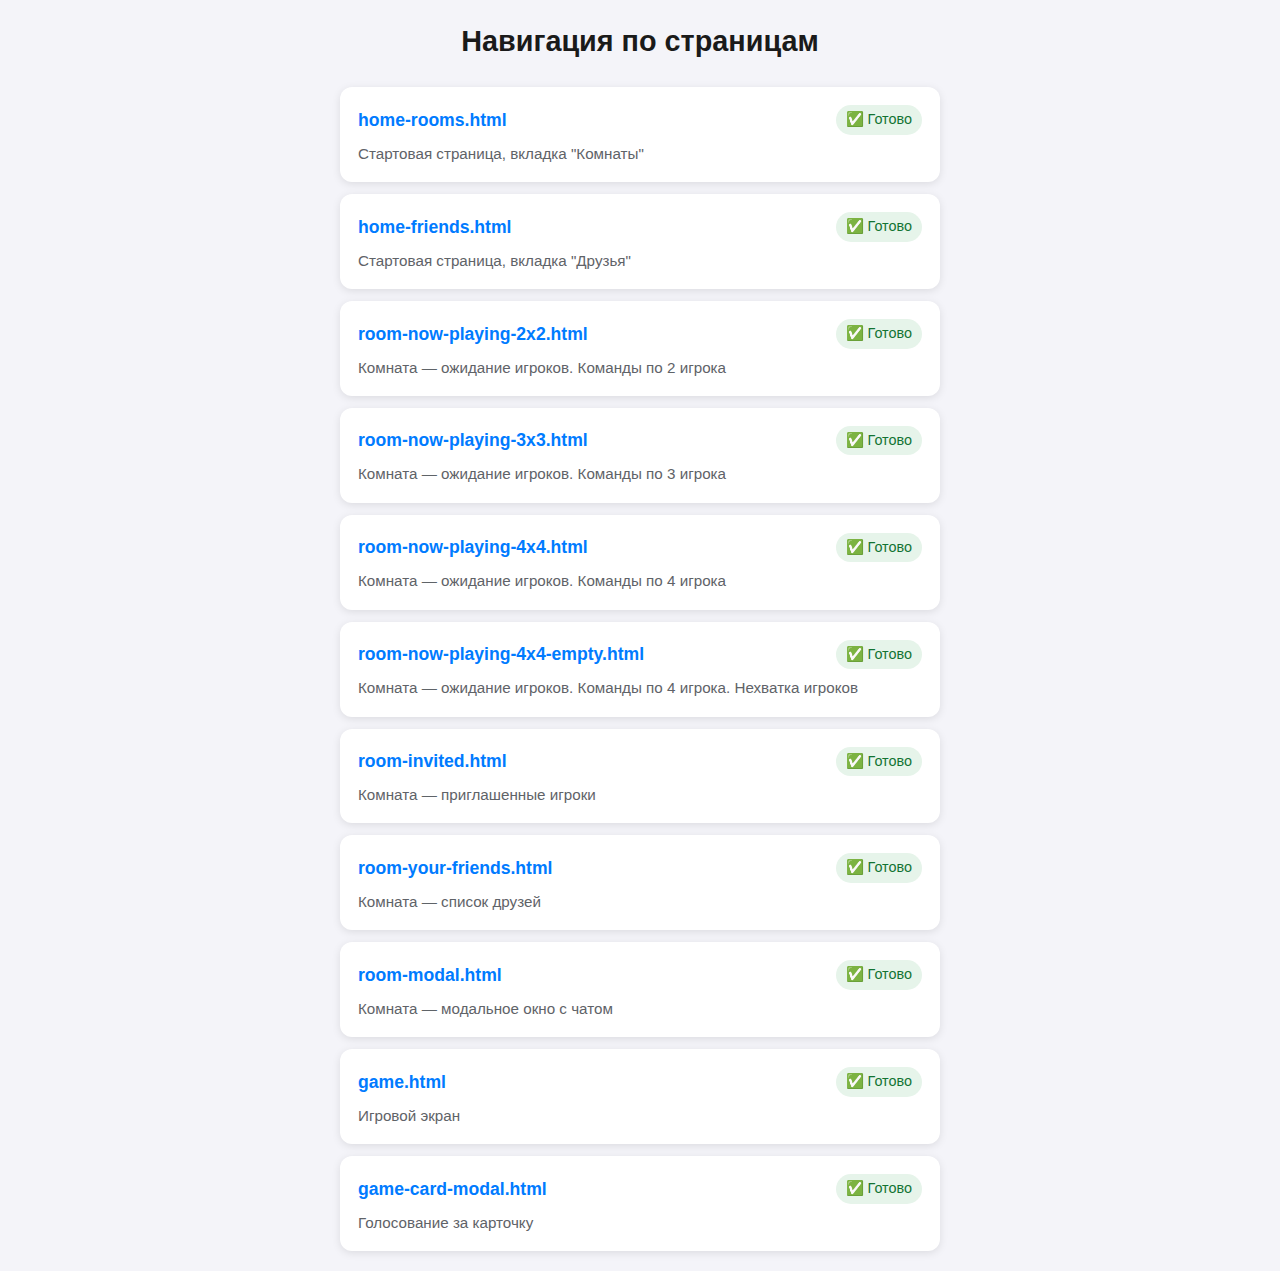
<file: index.html>
<!DOCTYPE html>
<html lang="ru">
  <head>
    <meta charset="UTF-8" />
    <meta
      name="viewport"
      content="width=device-width, initial-scale=1.0, maximum-scale=1.0, user-scalable=no"
    />
    <title>Навигация по страницам</title>
    <style>
      :root {
        --primary: #007bff;
        --background: #f4f4f9;
        --card-bg: #ffffff;
      }

      * {
        box-sizing: border-box;
        margin: 0;
        padding: 0;
      }

      body {
        font-family: -apple-system, BlinkMacSystemFont, "Segoe UI", Roboto,
          sans-serif;
        background: var(--background);
        line-height: 1.5;
        padding: 20px;
      }

      .container {
        max-width: 600px;
        margin: 0 auto;
      }

      h2 {
        color: #1a1a1a;
        margin-bottom: 1.5rem;
        font-size: 1.8rem;
        text-align: center;
      }

      .card-list {
        display: grid;
        gap: 12px;
      }

      .card {
        background: var(--card-bg);
        border-radius: 12px;
        padding: 18px;
        box-shadow: 0 2px 8px rgba(0, 0, 0, 0.1);
        transition: transform 0.2s;
      }

      .card:hover {
        transform: translateY(-2px);
      }

      .card-header {
        display: flex;
        justify-content: space-between;
        align-items: center;
        margin-bottom: 8px;
      }

      .card-title {
        color: var(--primary);
        text-decoration: none;
        font-weight: 600;
        font-size: 1.1rem;
        flex-grow: 1;
      }

      .status {
        font-size: 0.9rem;
        padding: 4px 10px;
        border-radius: 20px;
        margin-left: 12px;
      }

      .status:not([data-ready="100"]) {
        background: #fce8e6;
        color: #c5221f;
      }

      .status[data-ready="100"] {
        background: #e6f4ea;
        color: #137333;
      }

      .status[data-ready="90"] {
        background: #f3f705;
        color: rgb(23, 97, 8);
      }

      .description {
        color: #5f6368;
        font-size: 0.95rem;
        line-height: 1.4;
      }

      @media (max-width: 480px) {
        body {
          padding: 12px;
        }

        .card {
          padding: 16px;
        }

        .card-title {
          font-size: 1rem;
        }

        .status {
          font-size: 0.85rem;
        }
      }
    </style>
  </head>
  <body>
    <div class="container">
      <h2>Навигация по страницам</h2>

      <div class="card-list">
        <div class="card">
          <div class="card-header">
            <a href="home-rooms.html" class="card-title">home-rooms.html</a>
            <div class="status" data-ready="100">✅ Готово</div>
          </div>
          <div class="description">Стартовая страница, вкладка "Комнаты"</div>
        </div>

        <div class="card">
          <div class="card-header">
            <a href="home-friends.html" class="card-title">home-friends.html</a>
            <div class="status" data-ready="100">✅ Готово</div>
          </div>
          <div class="description">Стартовая страница, вкладка "Друзья"</div>
        </div>

        <!-- Повторяющиеся блоки для других страниц -->
        <div class="card">
          <div class="card-header">
            <a href="room-now-playing-2x2.html" class="card-title"
              >room-now-playing-2x2.html</a
            >
            <div class="status" data-ready="100">✅ Готово</div>
          </div>
          <div class="description">
            Комната — ожидание игроков. Команды по 2 игрока
          </div>
        </div>

        <div class="card">
          <div class="card-header">
            <a href="room-now-playing-3x3.html" class="card-title"
              >room-now-playing-3x3.html</a
            >
            <div class="status" data-ready="100">✅ Готово</div>
          </div>
          <div class="description">
            Комната — ожидание игроков. Команды по 3 игрока
          </div>
        </div>

        <div class="card">
          <div class="card-header">
            <a href="room-now-playing-4x4.html" class="card-title"
              >room-now-playing-4x4.html</a
            >
            <div class="status" data-ready="100">✅ Готово</div>
          </div>
          <div class="description">
            Комната — ожидание игроков. Команды по 4 игрока
          </div>
        </div>

        <div class="card">
          <div class="card-header">
            <a href="room-now-playing-4x4-empty.html" class="card-title"
              >room-now-playing-4x4-empty.html</a
            >
            <div class="status" data-ready="100">✅ Готово</div>
          </div>
          <div class="description">
            Комната — ожидание игроков. Команды по 4 игрока. Нехватка игроков
          </div>
        </div>

        <div class="card">
          <div class="card-header">
            <a href="room-invited.html" class="card-title">room-invited.html</a>
            <div class="status" data-ready="100">✅ Готово</div>
          </div>
          <div class="description">Комната — приглашенные игроки</div>
        </div>

        <div class="card">
          <div class="card-header">
            <a href="room-your-friends.html" class="card-title"
              >room-your-friends.html</a
            >
            <div class="status" data-ready="100">✅ Готово</div>
          </div>
          <div class="description">Комната — список друзей</div>
        </div>

        <div class="card">
          <div class="card-header">
            <a href="room-modal.html" class="card-title">room-modal.html</a>
            <div class="status" data-ready="100">✅ Готово</div>
          </div>
          <div class="description">Комната — модальное окно с чатом</div>
        </div>

        <div class="card">
          <div class="card-header">
            <a href="game.html" class="card-title">game.html</a>
            <div class="status" data-ready="100">✅ Готово</div>
          </div>
          <div class="description">Игровой экран</div>
        </div>

        <div class="card">
          <div class="card-header">
            <a href="game-card-modal.html" class="card-title"
              >game-card-modal.html</a
            >
            <div class="status" data-ready="100">✅ Готово</div>
          </div>
          <div class="description">Голосование за карточку</div>
        </div>
      </div>
    </div>
  </body>
</html>
</file>
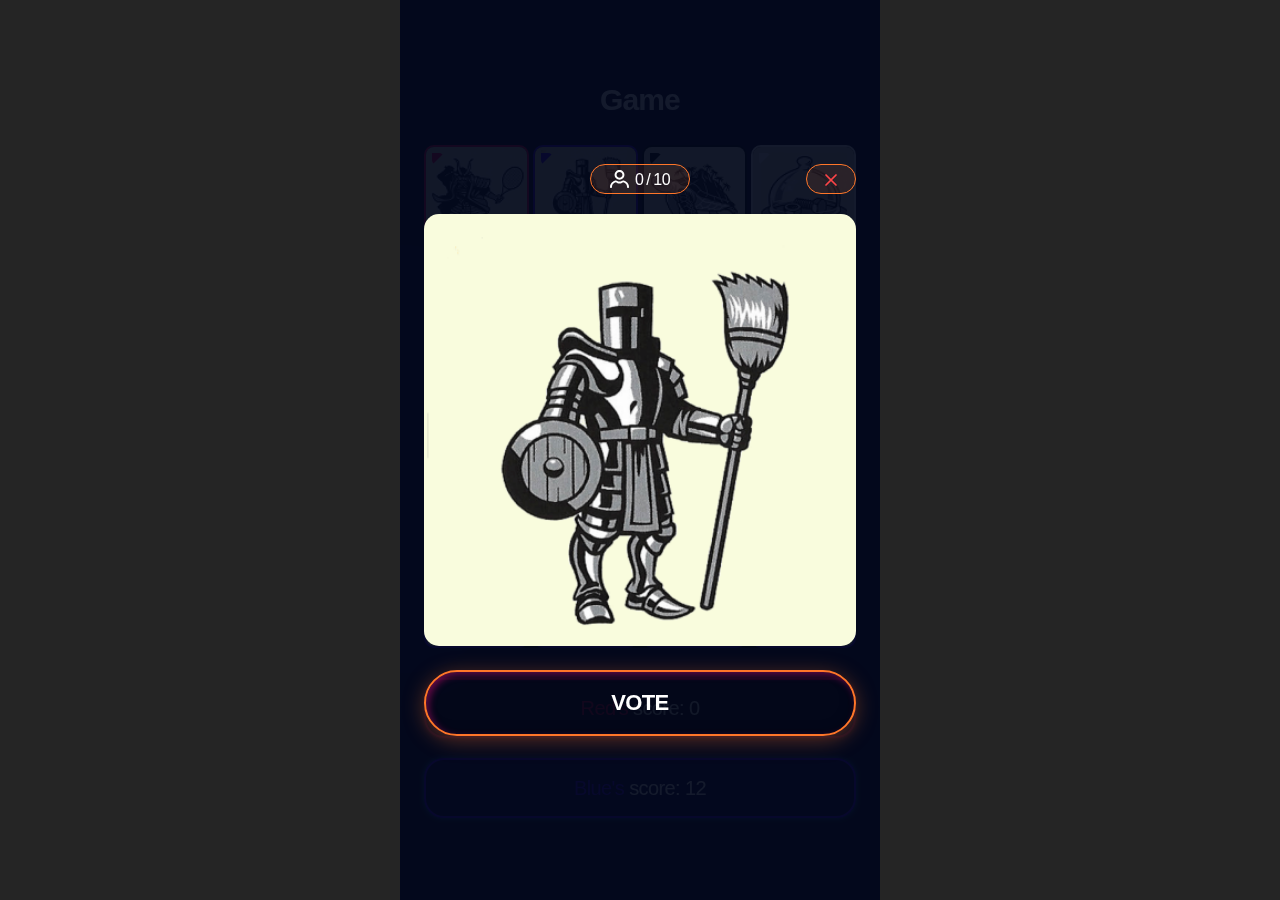
<file: game-card-modal.html>
<!DOCTYPE html>
<html lang="en">
  <head>
    <meta charset="UTF-8" />
    <meta
      name="viewport"
      content="width=device-width, user-scalable=no, initial-scale=1.0, maximum-scale=1.0, minimum-scale=1.0"
    />
    <link rel="stylesheet" href="css/styles.css" />
    <title>MIND AGENTS</title>
  </head>
  <body>
    <div class="visually-hidden">
      <svg
        xmlns="http://www.w3.org/2000/svg"
        xmlns:xlink="http://www.w3.org/1999/xlink"
      >
        <defs>
          <clipPath id="round-button"><path d="M0 0h80v85H0z" /></clipPath>
        </defs>
        <symbol
          id="captain-indicator"
          viewBox="0 0 19.0487 13.3658"
          fill="none"
        >
          <path
            d="M13.31 6.68L18.04 2.89L16.15 12.36L2.89 12.36L1 2.89L5.73 6.68L9.52 1L13.31 6.68Z"
            stroke="currentColor"
            stroke-width="2"
            stroke-linejoin="round"
          />
        </symbol>
        <symbol id="default-user-avatar" viewBox="0 0 34 34">
          <path
            id="Vector"
            d="M1.77 17C1.77 8.58 8.58 1.77 17 1.77C25.41 1.77 32.22 8.58 32.22 17C32.22 25.41 25.41 32.22 17 32.22C8.58 32.22 1.77 25.41 1.77 17ZM17 3.89C13.52 3.89 10.19 5.27 7.73 7.73C5.27 10.19 3.89 13.52 3.89 17C3.89 20.47 5.27 23.8 7.73 26.26C10.19 28.72 13.52 30.1 17 30.1C20.47 30.1 23.8 28.72 26.26 26.26C28.72 23.8 30.1 20.47 30.1 17C30.1 13.52 28.72 10.19 26.26 7.73C23.8 5.27 20.47 3.89 17 3.89Z"
            fill="#FFFFFF"
            fill-opacity="1.000000"
            fill-rule="nonzero"
          />
          <g opacity="0.500000">
            <path
              id="Vector"
              d="M17 10.97C15.18 10.97 13.81 12.39 13.81 14.16C13.81 15.93 15.18 17.35 17 17.35C18.81 17.35 20.18 15.93 20.18 14.16C20.18 12.39 18.81 10.97 17 10.97ZM11.68 14.16C11.68 13.46 11.81 12.77 12.08 12.12C12.34 11.47 12.73 10.89 13.23 10.39C13.72 9.9 14.31 9.51 14.96 9.24C15.6 8.98 16.3 8.84 17 8.85C17.69 8.84 18.39 8.98 19.03 9.24C19.68 9.51 20.27 9.9 20.76 10.39C21.26 10.89 21.65 11.47 21.91 12.12C22.18 12.77 22.31 13.46 22.31 14.16C22.31 14.86 22.18 15.55 21.91 16.2C21.65 16.85 21.26 17.44 20.76 17.93C20.27 18.43 19.68 18.82 19.03 19.08C18.39 19.35 17.69 19.48 17 19.47C16.3 19.48 15.6 19.35 14.96 19.08C14.31 18.82 13.72 18.43 13.23 17.93C12.73 17.44 12.34 16.85 12.08 16.2C11.81 15.55 11.68 14.86 11.68 14.16ZM20.83 22.46C20.72 22.49 20.61 22.54 20.52 22.61C19.81 23.09 18.57 23.72 17 23.72C15.42 23.72 14.18 23.09 13.47 22.61C13.38 22.54 13.27 22.5 13.16 22.47C13.12 22.45 13.07 22.45 13.02 22.46C12.04 22.77 11.01 23.28 10.22 24.1C9.46 24.89 8.89 26.01 8.85 27.64C8.85 27.78 8.82 27.92 8.76 28.05C8.7 28.18 8.62 28.29 8.52 28.39C8.42 28.48 8.3 28.56 8.17 28.61C8.04 28.66 7.9 28.69 7.76 28.68C7.62 28.68 7.49 28.65 7.36 28.59C7.23 28.54 7.11 28.46 7.02 28.35C6.92 28.25 6.85 28.13 6.8 28C6.75 27.87 6.72 27.74 6.72 27.6C6.77 25.43 7.56 23.8 8.69 22.63C9.8 21.48 11.18 20.81 12.39 20.43C13.27 20.16 14.11 20.47 14.66 20.85C15.17 21.19 15.99 21.6 17 21.6C18 21.6 18.82 21.19 19.33 20.85C19.88 20.48 20.72 20.16 21.6 20.43C22.81 20.81 24.19 21.48 25.3 22.63C26.43 23.8 27.22 25.43 27.27 27.6C27.27 27.74 27.24 27.87 27.19 28C27.14 28.13 27.07 28.25 26.97 28.35C26.88 28.46 26.76 28.54 26.63 28.59C26.5 28.65 26.37 28.68 26.23 28.68C26.09 28.69 25.95 28.66 25.82 28.61C25.69 28.56 25.57 28.48 25.47 28.39C25.37 28.29 25.29 28.18 25.23 28.05C25.17 27.92 25.14 27.78 25.14 27.64C25.1 26.01 24.53 24.89 23.77 24.1C22.98 23.28 21.95 22.77 20.97 22.46C20.92 22.45 20.87 22.45 20.83 22.46Z"
              fill="#FFFFFF"
              fill-opacity="1.000000"
              fill-rule="nonzero"
            />
          </g>
        </symbol>

        <symbol id="checkmark" viewbox="0 0 20 20" fill="none">
          <path
            d="M16.6667 5L7.50004 14.1667L3.33337 10"
            stroke="#44FF4A"
            stroke-width="1.75"
            stroke-linecap="round"
            stroke-linejoin="round"
          />
        </symbol>

        <symbol id="clock" viewbox="0 0 20 20" fill="none">
          <path
            d="M9.99996 18.3333C14.6023 18.3333 18.3333 14.6023 18.3333 9.99996C18.3333 5.39759 14.6023 1.66663 9.99996 1.66663C5.39759 1.66663 1.66663 5.39759 1.66663 9.99996C1.66663 14.6023 5.39759 18.3333 9.99996 18.3333Z"
            stroke="#FFC343"
            stroke-width="1.75"
            stroke-linecap="round"
            stroke-linejoin="round"
          />
          <path
            d="M10 5V10L13.3333 11.6667"
            stroke="#FFC343"
            stroke-width="1.75"
            stroke-linecap="round"
            stroke-linejoin="round"
          />
        </symbol>

        <symbol id="x-cross" viewbox="0 0 20 20" fill="none">
          <path
            d="M15 5L5 15"
            stroke="#FF4548"
            stroke-width="1.75"
            stroke-linecap="round"
            stroke-linejoin="round"
          />
          <path
            d="M5 5L15 15"
            stroke="#FF4548"
            stroke-width="1.75"
            stroke-linecap="round"
            stroke-linejoin="round"
          />
        </symbol>

        <symbol id="t-cross" viewbox="0 0 20 20" fill="none">
          <path
            d="M4.16663 10H15.8333"
            stroke="white"
            stroke-width="1.75"
            stroke-linecap="round"
            stroke-linejoin="round"
          />
          <path
            d="M10 4.16663V15.8333"
            stroke="white"
            stroke-width="1.75"
            stroke-linecap="round"
            stroke-linejoin="round"
          />
        </symbol>

        <symbol id="man" viewbox="0 0 19 18" fill="none">
          <path
            d="M9.5 1.92868C7.8228 1.92868 6.5518 3.21437 6.5518 4.82148C6.5518 6.42858 7.8228 7.71427 9.5 7.71427C11.1772 7.71427 12.4482 6.42858 12.4482 4.82148C12.4482 3.21437 11.1772 1.92868 9.5 1.92868ZM4.58634 4.82148C4.5811 4.1869 4.70462 3.55765 4.9497 2.97038C5.19478 2.38311 5.55652 1.84956 6.01384 1.40083C6.47116 0.952107 7.01493 0.597166 7.61344 0.356691C8.21196 0.116217 8.85327 -0.00498172 9.5 0.000156809C10.1467 -0.00498172 10.788 0.116217 11.3866 0.356691C11.9851 0.597166 12.5288 0.952107 12.9862 1.40083C13.4435 1.84956 13.8052 2.38311 14.0503 2.97038C14.2954 3.55765 14.4189 4.1869 14.4137 4.82148C14.4189 5.45605 14.2954 6.08531 14.0503 6.67258C13.8052 7.25985 13.4435 7.79339 12.9862 8.24212C12.5288 8.69085 11.9851 9.04579 11.3866 9.28626C10.788 9.52674 10.1467 9.64794 9.5 9.6428C8.85327 9.64794 8.21196 9.52674 7.61344 9.28626C7.01493 9.04579 6.47116 8.69085 6.01384 8.24212C5.55652 7.79339 5.19478 7.25985 4.9497 6.67258C4.70462 6.08531 4.5811 5.45605 4.58634 4.82148ZM13.0444 12.3569C12.9432 12.384 12.8474 12.4279 12.7614 12.4867C12.1049 12.9213 10.961 13.4999 9.5 13.4999C8.039 13.4999 6.8951 12.9213 6.23864 12.4867C6.15247 12.4283 6.05674 12.3849 5.95561 12.3582C5.91186 12.3449 5.86532 12.3431 5.82065 12.353C4.91392 12.6307 3.96132 13.1 3.23672 13.8406C2.53177 14.5605 1.99979 15.5762 1.96572 17.0573C1.96279 17.184 1.93448 17.3088 1.88239 17.4247C1.8303 17.5406 1.75545 17.6453 1.66213 17.7328C1.56881 17.8203 1.45883 17.8889 1.33848 17.9347C1.21813 17.9805 1.08976 18.0026 0.960709 17.9998C0.831655 17.9969 0.704441 17.9691 0.58633 17.918C0.468219 17.8669 0.361524 17.7934 0.272337 17.7019C0.183151 17.6103 0.113219 17.5024 0.0665342 17.3843C0.0198498 17.2662 -0.0026728 17.1403 0.000252437 17.0136C0.0461133 15.0465 0.777266 13.568 1.81896 12.5047C2.84363 11.4595 4.12511 10.8513 5.23625 10.5119C6.05651 10.2612 6.82959 10.5505 7.33799 10.8886C7.8097 11.1998 8.56968 11.5713 9.5 11.5713C10.4303 11.5713 11.1903 11.1985 11.662 10.8886C12.1704 10.5518 12.9435 10.2612 13.7637 10.5119C14.8762 10.8513 16.1564 11.4595 17.181 12.5047C18.2227 13.5693 18.9539 15.0452 18.9997 17.0136C19.0027 17.1403 18.9802 17.2662 18.9335 17.3843C18.8868 17.5024 18.8168 17.6103 18.7277 17.7019C18.6385 17.7934 18.5318 17.8669 18.4137 17.918C18.2956 17.9691 18.1683 17.9969 18.0393 17.9998C17.9102 18.0026 17.7819 17.9805 17.6615 17.9347C17.5412 17.8889 17.4312 17.8203 17.3379 17.7328C17.2445 17.6453 17.1697 17.5406 17.1176 17.4247C17.0655 17.3088 17.0372 17.184 17.0343 17.0573C17.0002 15.5775 16.4682 14.5605 15.7633 13.8406C15.0387 13.1 14.0861 12.6307 13.1793 12.353C13.1348 12.3427 13.0883 12.344 13.0444 12.3569Z"
            fill="white"
          />
        </symbol>
      </svg>
    </div>
    <div id="root">
      <!-- Фоновый компонент -->
      <div class="background-block background-block--full-height">
        <div class="background-block__sublayer">
          <div
            class="background-block__layer game-bg-shape game-bg-shape--top"
          ></div>
          <div
            class="background-block__layer game-bg-shape game-bg-shape--bottom"
          ></div>
          <div class="background-block__blur">
            <div
              class="background-block__shading background-block__shading--game"
            ></div>
          </div>

          <!-- <img
            src="./assets/img/bg-image.png"
            alt="Background Image"
            class="background-block__image"
          /> -->
        </div>
      </div>

      <!-- Сетка страницы -->
      <div class="grid-container">
        <header class="grid-title">
          <h1 class="title">Game</h1>
        </header>
        <div class="grid-tabs"></div>
        <main class="grid-main">
          <div class="cards-board">
            <div class="cards-board__wrapper">
              <article class="card card--red">
                <img
                  src="./assets/img/cards/card-01.png"
                  alt="card"
                  class="card__image"
                />
              </article>
              <article class="card card--blue">
                <img
                  src="./assets/img/cards/card-02.png"
                  alt="card"
                  class="card__image"
                />
              </article>
              <article class="card card--black">
                <img
                  src="./assets/img/cards/card-03.png"
                  alt="card"
                  class="card__image"
                />
              </article>
              <article class="card card--white">
                <img
                  src="./assets/img/cards/card-04.png"
                  alt="card"
                  class="card__image"
                />
              </article>
              <article class="card card--white">
                <img
                  src="./assets/img/cards/card-05.png"
                  alt="card"
                  class="card__image"
                />
              </article>
              <article class="card card--white">
                <img
                  src="./assets/img/cards/card-06.png"
                  alt="card"
                  class="card__image"
                />
              </article>
              <article class="card card--white">
                <img
                  src="./assets/img/cards/card-07.png"
                  alt="card"
                  class="card__image"
                />
              </article>
              <article class="card card--red">
                <img
                  src="./assets/img/cards/card-08.png"
                  alt="card"
                  class="card__image"
                />
              </article>
              <article class="card card--red">
                <img
                  src="./assets/img/cards/card-09.png"
                  alt="card"
                  class="card__image"
                />
              </article>
              <article class="card card--red">
                <img
                  src="./assets/img/cards/card-10.png"
                  alt="card"
                  class="card__image"
                />
              </article>
              <article class="card card--red">
                <img
                  src="./assets/img/cards/card-11.png"
                  alt="card"
                  class="card__image"
                />
              </article>
              <article class="card card--red">
                <img
                  src="./assets/img/cards/card-12.png"
                  alt="card"
                  class="card__image"
                />
              </article>
              <article class="card card--red">
                <img
                  src="./assets/img/cards/card-13.png"
                  alt="card"
                  class="card__image"
                />
              </article>
              <article class="card card--red">
                <img
                  src="./assets/img/cards/card-14.png"
                  alt="card"
                  class="card__image"
                />
              </article>
              <article class="card card--blue">
                <img
                  src="./assets/img/cards/card-15.png"
                  alt="card"
                  class="card__image"
                />
              </article>
              <article class="card card--blue">
                <img
                  src="./assets/img/cards/card-16.png"
                  alt="card"
                  class="card__image"
                />
              </article>
              <article class="card card--blue">
                <img
                  src="./assets/img/cards/card-17.png"
                  alt="card"
                  class="card__image"
                />
              </article>
              <article class="card card--blue">
                <img
                  src="./assets/img/cards/card-18.png"
                  alt="card"
                  class="card__image"
                />
              </article>
              <article class="card card--blue">
                <img
                  src="./assets/img/cards/card-19.png"
                  alt="card"
                  class="card__image"
                />
              </article>
              <article class="card card--blue">
                <img
                  src="./assets/img/cards/card-20.png"
                  alt="card"
                  class="card__image"
                />
              </article>
            </div>
          </div>
        </main>
        <div class="grid-btns"></div>
        <div class="grid-scores">
          <div class="scores">
            <div class="scores__wrapper">
              <div class="score score--red">
                <span class="score__team-label">Red's</span> score:
                <span class="score__value">0</span>
              </div>
              <div class="score score--blue">
                <span class="score__team-label">Blue's</span> score:
                <span class="score__value">12</span>
              </div>
            </div>
          </div>
        </div>
        <footer class="grid-nav"></footer>
      </div>

      <!-- Модальное окно Голосование за Карту -->

      <div class="vote-modal vote-modal--active">
        <div class="vote-modal__overlay"></div>
        <div class="vote-modal__container">
          <div class="vote-modal__content">
            <div class="vote-modal__counter">
              <svg class="vote-modal__user-icon" width="19" height="18">
                <use xlink:href="#man"></use>
              </svg>
              <span class="vote-modal__counter-value">0</span>
              <span>/</span>
              <span class="vote-modal__counter-total">10</span>
            </div>
            <button class="vote-modal__close-btn">
              <svg width="20" height="20">
                <use xlink:href="#x-cross"></use>
              </svg>
            </button>
            <div class="vote-modal__card-view">
              <img src="./assets/img/cards/card-01-full.png" alt="card" class="card__image" />
            </div>
            <button class="vote-modal__vote-btn">VOTE</button>
          </div>
        </div>
      </div>
    </div>
    <script type="module" src="js/script.js"></script>
  </body>
</html>
</file>
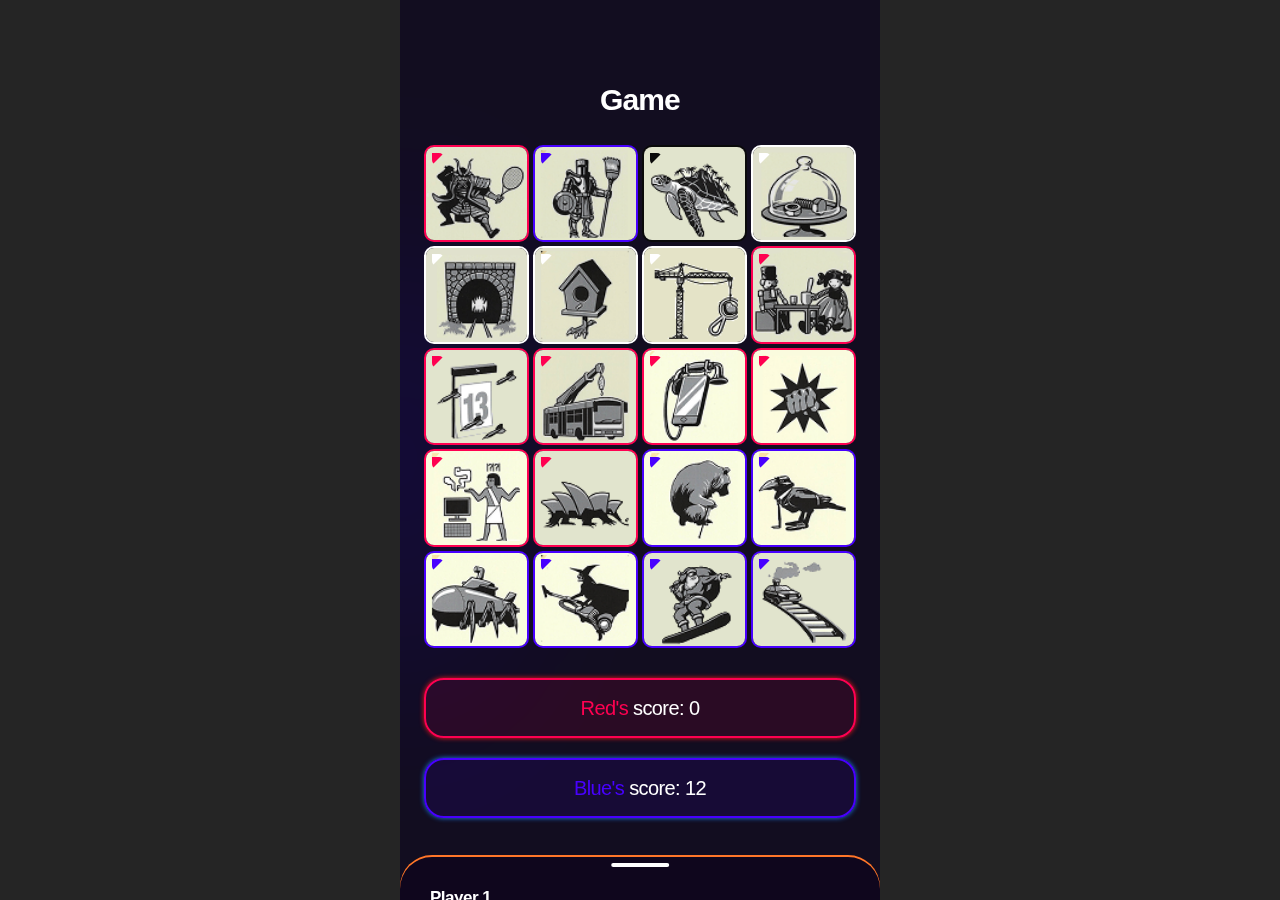
<file: game.html>
<!DOCTYPE html>
<html lang="en">
  <head>
    <meta charset="UTF-8" />
    <meta
      name="viewport"
      content="width=device-width, user-scalable=no, initial-scale=1.0, maximum-scale=1.0, minimum-scale=1.0"
    />
    <link rel="stylesheet" href="css/styles.css" />
    <title>MIND AGENTS</title>
  </head>
  <body>
    <div class="visually-hidden">
      <svg
        xmlns="http://www.w3.org/2000/svg"
        xmlns:xlink="http://www.w3.org/1999/xlink"
      >
        <defs>
          <clipPath id="round-button"><path d="M0 0h80v85H0z" /></clipPath>
        </defs>
        <symbol
          id="captain-indicator"
          viewBox="0 0 19.0487 13.3658"
          fill="none"
        >
          <path
            d="M13.31 6.68L18.04 2.89L16.15 12.36L2.89 12.36L1 2.89L5.73 6.68L9.52 1L13.31 6.68Z"
            stroke="currentColor"
            stroke-width="2"
            stroke-linejoin="round"
          />
        </symbol>
        <symbol id="default-user-avatar" viewBox="0 0 34 34">
          <path
            id="Vector"
            d="M1.77 17C1.77 8.58 8.58 1.77 17 1.77C25.41 1.77 32.22 8.58 32.22 17C32.22 25.41 25.41 32.22 17 32.22C8.58 32.22 1.77 25.41 1.77 17ZM17 3.89C13.52 3.89 10.19 5.27 7.73 7.73C5.27 10.19 3.89 13.52 3.89 17C3.89 20.47 5.27 23.8 7.73 26.26C10.19 28.72 13.52 30.1 17 30.1C20.47 30.1 23.8 28.72 26.26 26.26C28.72 23.8 30.1 20.47 30.1 17C30.1 13.52 28.72 10.19 26.26 7.73C23.8 5.27 20.47 3.89 17 3.89Z"
            fill="#FFFFFF"
            fill-opacity="1.000000"
            fill-rule="nonzero"
          />
          <g opacity="0.500000">
            <path
              id="Vector"
              d="M17 10.97C15.18 10.97 13.81 12.39 13.81 14.16C13.81 15.93 15.18 17.35 17 17.35C18.81 17.35 20.18 15.93 20.18 14.16C20.18 12.39 18.81 10.97 17 10.97ZM11.68 14.16C11.68 13.46 11.81 12.77 12.08 12.12C12.34 11.47 12.73 10.89 13.23 10.39C13.72 9.9 14.31 9.51 14.96 9.24C15.6 8.98 16.3 8.84 17 8.85C17.69 8.84 18.39 8.98 19.03 9.24C19.68 9.51 20.27 9.9 20.76 10.39C21.26 10.89 21.65 11.47 21.91 12.12C22.18 12.77 22.31 13.46 22.31 14.16C22.31 14.86 22.18 15.55 21.91 16.2C21.65 16.85 21.26 17.44 20.76 17.93C20.27 18.43 19.68 18.82 19.03 19.08C18.39 19.35 17.69 19.48 17 19.47C16.3 19.48 15.6 19.35 14.96 19.08C14.31 18.82 13.72 18.43 13.23 17.93C12.73 17.44 12.34 16.85 12.08 16.2C11.81 15.55 11.68 14.86 11.68 14.16ZM20.83 22.46C20.72 22.49 20.61 22.54 20.52 22.61C19.81 23.09 18.57 23.72 17 23.72C15.42 23.72 14.18 23.09 13.47 22.61C13.38 22.54 13.27 22.5 13.16 22.47C13.12 22.45 13.07 22.45 13.02 22.46C12.04 22.77 11.01 23.28 10.22 24.1C9.46 24.89 8.89 26.01 8.85 27.64C8.85 27.78 8.82 27.92 8.76 28.05C8.7 28.18 8.62 28.29 8.52 28.39C8.42 28.48 8.3 28.56 8.17 28.61C8.04 28.66 7.9 28.69 7.76 28.68C7.62 28.68 7.49 28.65 7.36 28.59C7.23 28.54 7.11 28.46 7.02 28.35C6.92 28.25 6.85 28.13 6.8 28C6.75 27.87 6.72 27.74 6.72 27.6C6.77 25.43 7.56 23.8 8.69 22.63C9.8 21.48 11.18 20.81 12.39 20.43C13.27 20.16 14.11 20.47 14.66 20.85C15.17 21.19 15.99 21.6 17 21.6C18 21.6 18.82 21.19 19.33 20.85C19.88 20.48 20.72 20.16 21.6 20.43C22.81 20.81 24.19 21.48 25.3 22.63C26.43 23.8 27.22 25.43 27.27 27.6C27.27 27.74 27.24 27.87 27.19 28C27.14 28.13 27.07 28.25 26.97 28.35C26.88 28.46 26.76 28.54 26.63 28.59C26.5 28.65 26.37 28.68 26.23 28.68C26.09 28.69 25.95 28.66 25.82 28.61C25.69 28.56 25.57 28.48 25.47 28.39C25.37 28.29 25.29 28.18 25.23 28.05C25.17 27.92 25.14 27.78 25.14 27.64C25.1 26.01 24.53 24.89 23.77 24.1C22.98 23.28 21.95 22.77 20.97 22.46C20.92 22.45 20.87 22.45 20.83 22.46Z"
              fill="#FFFFFF"
              fill-opacity="1.000000"
              fill-rule="nonzero"
            />
          </g>
        </symbol>
      </svg>
    </div>
    <div id="root">
      <!-- Фоновый компонент -->
      <div class="background-block background-block--full-height">
        <div class="background-block__sublayer">
          <div
            class="background-block__layer game-bg-shape game-bg-shape--top"
          ></div>
          <div
            class="background-block__layer game-bg-shape game-bg-shape--bottom"
          ></div>
          <div class="background-block__blur">
            <div
              class="background-block__shading background-block__shading--game"
            ></div>
          </div>

          <!-- <img
            src="./assets/img/bg-image.png"
            alt="Background Image"
            class="background-block__image"
          /> -->
        </div>
      </div>

      <!-- Сетка страницы -->
      <div class="grid-container">
        <header class="grid-title">
          <h1 class="title">Game</h1>
        </header>
        <div class="grid-tabs"></div>
        <main class="grid-main">
          <div class="cards-board">
            <div class="cards-board__wrapper">
              <article class="card card--red">
                <img src="./assets/img/cards/card-01.png" alt="card" class="card__image" />
              </article>
              <article class="card card--blue">
                <img src="./assets/img/cards/card-02.png" alt="card" class="card__image" />
              </article>
              <article class="card card--black">
                <img src="./assets/img/cards/card-03.png" alt="card" class="card__image" />
              </article>
              <article class="card card--white">
                <img src="./assets/img/cards/card-04.png" alt="card" class="card__image" />
              </article>
              <article class="card card--white">
                <img src="./assets/img/cards/card-05.png" alt="card" class="card__image" />
              </article>
              <article class="card card--white">
                <img src="./assets/img/cards/card-06.png" alt="card" class="card__image" />
              </article>
              <article class="card card--white">
                <img src="./assets/img/cards/card-07.png" alt="card" class="card__image" />
              </article>
              <article class="card card--red">
                <img src="./assets/img/cards/card-08.png" alt="card" class="card__image" />
              </article>
              <article class="card card--red">
                <img src="./assets/img/cards/card-09.png" alt="card" class="card__image" />
              </article>
              <article class="card card--red">
                <img src="./assets/img/cards/card-10.png" alt="card" class="card__image" />
              </article>
              <article class="card card--red">
                <img src="./assets/img/cards/card-11.png" alt="card" class="card__image" />
              </article>
              <article class="card card--red">
                <img src="./assets/img/cards/card-12.png" alt="card" class="card__image" />
              </article>
              <article class="card card--red">
                <img src="./assets/img/cards/card-13.png" alt="card" class="card__image" />
              </article>
              <article class="card card--red">
                <img src="./assets/img/cards/card-14.png" alt="card" class="card__image" />
              </article>
              <article class="card card--blue">
                <img src="./assets/img/cards/card-15.png" alt="card" class="card__image" />
              </article>
              <article class="card card--blue">
                <img src="./assets/img/cards/card-16.png" alt="card" class="card__image" />
              </article>
              <article class="card card--blue">
                <img src="./assets/img/cards/card-17.png" alt="card" class="card__image" />
              </article>
              <article class="card card--blue">
                <img src="./assets/img/cards/card-18.png" alt="card" class="card__image" />
              </article>
              <article class="card card--blue">
                <img src="./assets/img/cards/card-19.png" alt="card" class="card__image" />
              </article>
              <article class="card card--blue">
                <img src="./assets/img/cards/card-20.png" alt="card" class="card__image" />
              </article>
            </div>
          </div>
        </main>
        <div class="grid-btns"></div>
        <div class="grid-scores">
          <div class="scores">
            <div class="scores__wrapper">
              <div class="score score--red">
                <span class="score__team-label">Red's</span> <span class="score__text">score:</span>
                <span class="score__value">0</span>
              </div>
              <div class="score score--blue">
                <span class="score__team-label">Blue's</span> <span class="score__text">score:</span>
                <span class="score__value">12</span>
              </div>
            </div>
          </div>
        </div>
        <footer class="grid-nav"></footer>
      </div>

      <div class="chat-modal chat-modal--game-screen">
        <div class="chat-modal__overlay"></div>
        <div class="chat-modal__wrapper">
          <div class="chat-modal__drag-handle"></div>
          <div class="chat-modal__scroll-wrapper">
            <section class="chat">
              <article class="chat__message">
                <header class="chat__header">Player 1</header>
                <p class="chat__text">
                  Lacinia et. Urna pellentesque platea ut. Lorem ex. Malesuada
                  imperdiet justo nec amet amet, luctus venenatis dolor dictum
                  justo elit.
                </p>
              </article>

              <article class="chat__message chat__message--server-message">
                <header class="chat__header chat__header--server">
                  SERVER
                </header>
                <p class="chat__text">
                  Player 2 is <span class="chat--invited">invited</span> to the
                  game
                </p>
              </article>

              <article class="chat__message chat__message--server-message">
                <header class="chat__header chat__header--server">
                  SERVER
                </header>
                <p class="chat__text">
                  Player 3 is <span class="chat--waiting">waiting</span> for the
                  game
                </p>
              </article>

              <article class="chat__message chat__message--server-message">
                <header class="chat__header chat__header--server">
                  SERVER
                </header>
                <p class="chat__text">
                  Player 4 <span class="chat--declined">declined</span> the game
                </p>
              </article>

              <article class="chat__message">
                <header class="chat__header chat__header--you">
                  YourNickName
                </header>
                <p class="chat__text">
                  Lacinia et. Urna pellentesque platea ut. Lorem ex. Malesuada
                  imperdiet justo nec amet amet, luctus venenatis dolor dictum
                  justo elit.
                </p>
              </article>

              <article class="chat__message">
                <header class="chat__header">Player 99</header>
                <p class="chat__text">
                  Lacinia et. Urna pellentesque platea ut. Lorem ex. Malesuada
                  imperdiet justo nec amet amet, luctus venenatis dolor dictum
                  justo elit.
                </p>
              </article>

              <article class="chat__message">
                <header class="chat__header">Player 777</header>
                <p class="chat__text">
                  Lacinia et. Urna pellentesque platea ut. Lorem ex. Malesuada
                  imperdiet justo nec amet amet, luctus venenatis dolor dictum
                  justo elit.
                </p>
              </article>
            </section>
          </div>
        </div>
      </div>
    </div>
    <script type="module" src="js/script.js"></script>
  </body>
</html>
</file>
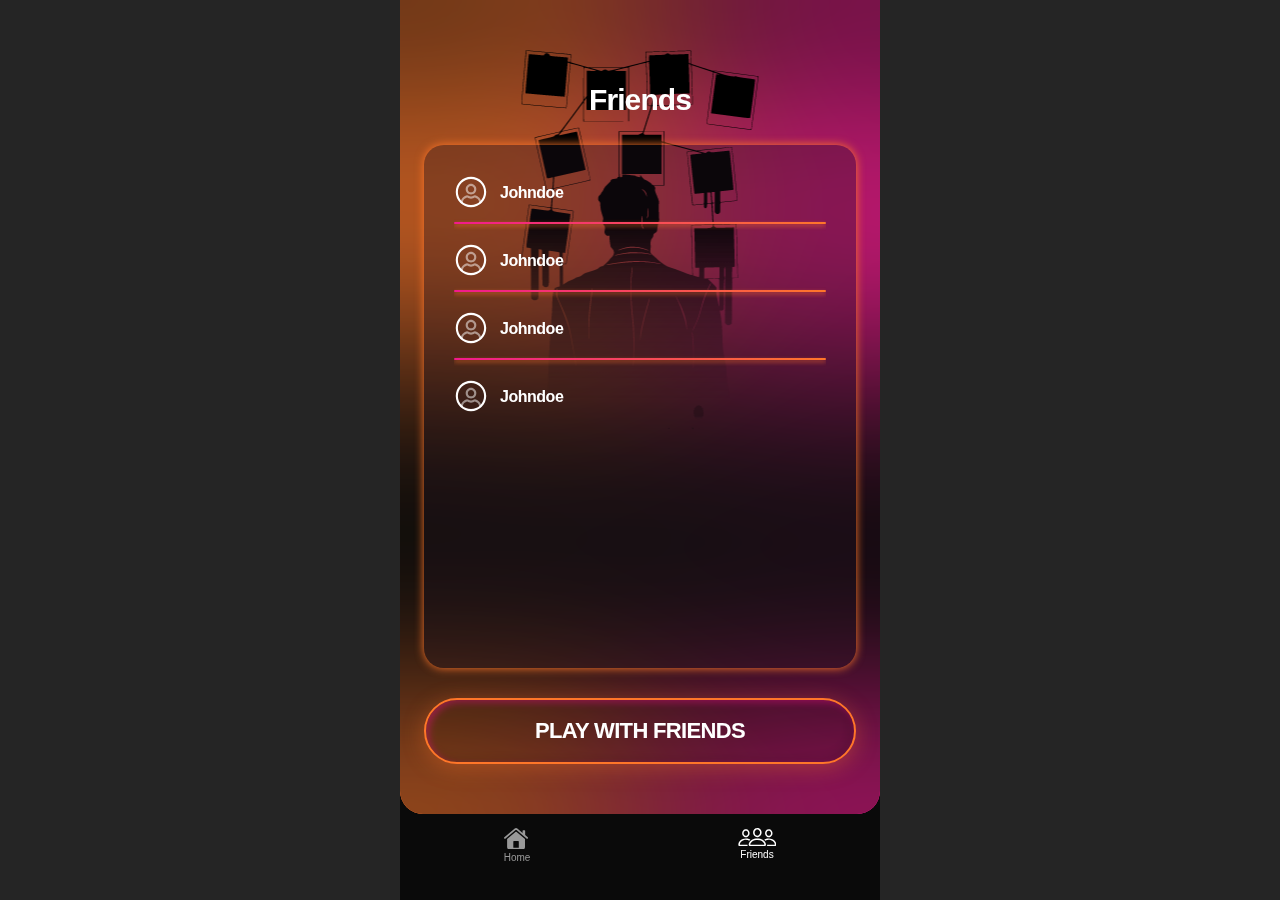
<file: home-friends.html>
<!DOCTYPE html>
<html lang="en">
  <head>
    <meta charset="UTF-8" />
    <meta
      name="viewport"
      content="width=device-width, user-scalable=no, initial-scale=1.0, maximum-scale=1.0, minimum-scale=1.0"
    />
    <link rel="stylesheet" href="css/styles.css" />
    <title>MIND AGENTS</title>
  </head>
  <body>
    <div class="visually-hidden">
      <svg
        xmlns="http://www.w3.org/2000/svg"
        xmlns:xlink="http://www.w3.org/1999/xlink"
      >
        <defs>
          <clipPath id="round-button"><path d="M0 0h80v85H0z" /></clipPath>
        </defs>
        <symbol
          id="captain-indicator"
          viewBox="0 0 19.0487 13.3658"
          fill="none"
        >
          <path
            d="M13.31 6.68L18.04 2.89L16.15 12.36L2.89 12.36L1 2.89L5.73 6.68L9.52 1L13.31 6.68Z"
            stroke="currentColor"
            stroke-width="2"
            stroke-linejoin="round"
          />
        </symbol>
        <symbol id="default-user-avatar" viewBox="0 0 34 34">
          <path
            id="Vector"
            d="M1.77 17C1.77 8.58 8.58 1.77 17 1.77C25.41 1.77 32.22 8.58 32.22 17C32.22 25.41 25.41 32.22 17 32.22C8.58 32.22 1.77 25.41 1.77 17ZM17 3.89C13.52 3.89 10.19 5.27 7.73 7.73C5.27 10.19 3.89 13.52 3.89 17C3.89 20.47 5.27 23.8 7.73 26.26C10.19 28.72 13.52 30.1 17 30.1C20.47 30.1 23.8 28.72 26.26 26.26C28.72 23.8 30.1 20.47 30.1 17C30.1 13.52 28.72 10.19 26.26 7.73C23.8 5.27 20.47 3.89 17 3.89Z"
            fill="#FFFFFF"
            fill-opacity="1.000000"
            fill-rule="nonzero"
          />
          <g opacity="0.500000">
            <path
              id="Vector"
              d="M17 10.97C15.18 10.97 13.81 12.39 13.81 14.16C13.81 15.93 15.18 17.35 17 17.35C18.81 17.35 20.18 15.93 20.18 14.16C20.18 12.39 18.81 10.97 17 10.97ZM11.68 14.16C11.68 13.46 11.81 12.77 12.08 12.12C12.34 11.47 12.73 10.89 13.23 10.39C13.72 9.9 14.31 9.51 14.96 9.24C15.6 8.98 16.3 8.84 17 8.85C17.69 8.84 18.39 8.98 19.03 9.24C19.68 9.51 20.27 9.9 20.76 10.39C21.26 10.89 21.65 11.47 21.91 12.12C22.18 12.77 22.31 13.46 22.31 14.16C22.31 14.86 22.18 15.55 21.91 16.2C21.65 16.85 21.26 17.44 20.76 17.93C20.27 18.43 19.68 18.82 19.03 19.08C18.39 19.35 17.69 19.48 17 19.47C16.3 19.48 15.6 19.35 14.96 19.08C14.31 18.82 13.72 18.43 13.23 17.93C12.73 17.44 12.34 16.85 12.08 16.2C11.81 15.55 11.68 14.86 11.68 14.16ZM20.83 22.46C20.72 22.49 20.61 22.54 20.52 22.61C19.81 23.09 18.57 23.72 17 23.72C15.42 23.72 14.18 23.09 13.47 22.61C13.38 22.54 13.27 22.5 13.16 22.47C13.12 22.45 13.07 22.45 13.02 22.46C12.04 22.77 11.01 23.28 10.22 24.1C9.46 24.89 8.89 26.01 8.85 27.64C8.85 27.78 8.82 27.92 8.76 28.05C8.7 28.18 8.62 28.29 8.52 28.39C8.42 28.48 8.3 28.56 8.17 28.61C8.04 28.66 7.9 28.69 7.76 28.68C7.62 28.68 7.49 28.65 7.36 28.59C7.23 28.54 7.11 28.46 7.02 28.35C6.92 28.25 6.85 28.13 6.8 28C6.75 27.87 6.72 27.74 6.72 27.6C6.77 25.43 7.56 23.8 8.69 22.63C9.8 21.48 11.18 20.81 12.39 20.43C13.27 20.16 14.11 20.47 14.66 20.85C15.17 21.19 15.99 21.6 17 21.6C18 21.6 18.82 21.19 19.33 20.85C19.88 20.48 20.72 20.16 21.6 20.43C22.81 20.81 24.19 21.48 25.3 22.63C26.43 23.8 27.22 25.43 27.27 27.6C27.27 27.74 27.24 27.87 27.19 28C27.14 28.13 27.07 28.25 26.97 28.35C26.88 28.46 26.76 28.54 26.63 28.59C26.5 28.65 26.37 28.68 26.23 28.68C26.09 28.69 25.95 28.66 25.82 28.61C25.69 28.56 25.57 28.48 25.47 28.39C25.37 28.29 25.29 28.18 25.23 28.05C25.17 27.92 25.14 27.78 25.14 27.64C25.1 26.01 24.53 24.89 23.77 24.1C22.98 23.28 21.95 22.77 20.97 22.46C20.92 22.45 20.87 22.45 20.83 22.46Z"
              fill="#FFFFFF"
              fill-opacity="1.000000"
              fill-rule="nonzero"
            />
          </g>
        </symbol>
      </svg>
    </div>
    <div id="root">
      <!-- Фоновый компонент -->
      <div class="background-block">
        <div class="background-block__sublayer">
          <div
            class="background-block__layer home-bg-shape home-bg-shape--top-left"
          ></div>
          <div
            class="background-block__layer home-bg-shape home-bg-shape--top-right"
          ></div>
          <div
            class="background-block__layer home-bg-shape home-bg-shape--bottom-left"
          ></div>
          <div
            class="background-block__layer home-bg-shape home-bg-shape--bottom-right"
          ></div>
          <div class="background-block__blur">
            <div class="background-block__shading"></div>
          </div>
          <img
            src="./assets/img/bg-image.png"
            alt="Background Image"
            class="background-block__image"
          />
        </div>
      </div>

      <!-- Сетка страницы -->
      <div class="grid-container">
        <header class="grid-title">
          <h1 class="title">Friends</h1>
        </header>
        <div class="grid-tabs"></div>
        <main class="grid-main">
          <div class="home-main-list-decorations-container">
            <div class="home-main-list-scroll-wrapper">
              <ul class="home-main-list dividers-neon">
                <li class="friend-item">
                  <div class="user-avatar-container">
                    <svg width="34" height="34">
                      <use xlink:href="#default-user-avatar"></use>
                    </svg>
                    <span class="user-avatar-container__user-name"
                      >Johndoe</span
                    >
                  </div>
                </li>
                <li class="friend-item">
                  <div class="user-avatar-container">
                    <svg width="34" height="34">
                      <use xlink:href="#default-user-avatar"></use>
                    </svg>
                    <span class="user-avatar-container__user-name"
                      >Johndoe</span
                    >
                  </div>
                </li>
                <li class="friend-item">
                  <div class="user-avatar-container">
                    <svg width="34" height="34">
                      <use xlink:href="#default-user-avatar"></use>
                    </svg>
                    <span class="user-avatar-container__user-name"
                      >Johndoe</span
                    >
                  </div>
                </li>
                <li class="friend-item">
                  <div class="user-avatar-container">
                    <svg width="34" height="34">
                      <use xlink:href="#default-user-avatar"></use>
                    </svg>
                    <span class="user-avatar-container__user-name"
                      >Johndoe</span
                    >
                  </div>
                </li>
              </ul>
            </div>
          </div>
        </main>
        <div class="grid-btns">
          <button class="play-btn play-btn--home-screen">
            PLAY WITH FRIENDS
          </button>
        </div>
        <div class="grid-scores"></div>
        <footer class="grid-nav">
          <!-- Меню навигации -->
          <nav class="navigation">
            <ul class="navigation__list">
              <li class="navigation__item">
                <a class="navigation__icon">
                  <svg
                    width="24.125000"
                    height="21.335938"
                    viewBox="0 0 24.125 21.3359"
                    xmlns="http://www.w3.org/2000/svg"
                    xmlns:xlink="http://www.w3.org/1999/xlink"
                  >
                    <path
                      id="Symbol"
                      d="M0.24 10.54C0.4 10.71 0.62 10.79 0.9 10.79Q1.03 10.79 1.15 10.75Q1.22 10.73 1.28 10.7C1.4 10.64 1.51 10.56 1.62 10.47L11.63 2.07C11.76 1.96 11.91 1.9 12.06 1.9C12.21 1.9 12.35 1.96 12.49 2.07L22.5 10.47C22.6 10.56 22.72 10.64 22.83 10.7C22.95 10.76 23.08 10.79 23.21 10.79C23.5 10.79 23.72 10.71 23.88 10.54C24.04 10.37 24.12 10.17 24.12 9.95C24.12 9.82 24.09 9.7 24.03 9.58C23.98 9.46 23.89 9.34 23.77 9.25L21.17 7.07L21.17 2.96C21.17 2.76 21.11 2.6 20.99 2.48C20.86 2.35 20.7 2.29 20.49 2.29L19.25 2.29C19.05 2.29 18.88 2.35 18.75 2.48C18.63 2.6 18.57 2.76 18.57 2.96L18.57 4.88L13.36 0.51C12.96 0.17 12.52 0 12.06 0C11.59 0 11.16 0.17 10.75 0.51L0.35 9.25C0.23 9.34 0.14 9.46 0.08 9.58C0.02 9.7 0 9.82 0 9.95C0 10.17 0.08 10.37 0.24 10.54ZM3.11 11.03L3.11 19.12C3.11 19.81 3.31 20.35 3.71 20.75C4.12 21.14 4.68 21.33 5.39 21.33L18.72 21.33C19.43 21.33 19.99 21.14 20.39 20.75C20.8 20.35 21 19.81 21 19.12L21 11.04L12.68 4.07Q12.42 3.83 12.13 3.81Q12.09 3.81 12.05 3.81C11.83 3.81 11.62 3.89 11.42 4.07L3.11 11.03ZM14.8 13.72L14.8 19.64L9.32 19.64L9.32 13.72C9.32 13.5 9.38 13.32 9.52 13.18C9.65 13.05 9.83 12.98 10.06 12.98L14.07 12.98C14.29 12.98 14.47 13.05 14.6 13.18C14.73 13.32 14.8 13.5 14.8 13.72Z"
                      fill="currentColor"
                      fill-opacity="1.000000"
                      fill-rule="evenodd"
                    />
                  </svg>
                  <span class="navigation__icon-label">Home</span>
                </a>
              </li>
              <li class="navigation__item">
                <a class="navigation__icon navigation__icon--active">
                  <svg
                    width="38.664062"
                    height="18.341875"
                    viewBox="0 0 38.6641 18.6719"
                    xmlns="http://www.w3.org/2000/svg"
                    xmlns:xlink="http://www.w3.org/1999/xlink"
                  >
                    <path
                      id="Symbol"
                      d="M17.64 8.98C18.16 9.22 18.72 9.34 19.32 9.34Q20.01 9.34 20.62 9.13Q20.82 9.06 21.01 8.97C21.54 8.73 22 8.39 22.39 7.96C22.79 7.52 23.1 7.02 23.32 6.46C23.55 5.88 23.67 5.27 23.67 4.61C23.67 3.97 23.55 3.37 23.32 2.82C23.1 2.26 22.79 1.77 22.39 1.35Q22.09 1.03 21.74 0.78Q21.4 0.53 21.01 0.35C20.48 0.11 19.92 0 19.32 0Q18.7 3.27e-7 18.12 0.17Q17.88 0.25 17.64 0.35C17.11 0.59 16.65 0.93 16.25 1.35C15.85 1.78 15.54 2.28 15.32 2.84C15.09 3.4 14.98 3.99 14.99 4.63C14.99 5.28 15.1 5.9 15.32 6.46C15.55 7.03 15.86 7.53 16.25 7.96C16.65 8.4 17.11 8.73 17.64 8.98ZM5.75 8.92C6.33 9.29 6.96 9.47 7.66 9.47C8.36 9.47 8.99 9.29 9.57 8.92C10.14 8.54 10.59 8.04 10.93 7.42C11.27 6.79 11.44 6.09 11.44 5.32C11.44 4.76 11.34 4.23 11.14 3.75Q10.91 3.18 10.55 2.72Q10.44 2.58 10.32 2.46C9.98 2.09 9.58 1.8 9.12 1.59C8.67 1.38 8.18 1.27 7.66 1.27C7.14 1.27 6.65 1.38 6.19 1.59C5.73 1.8 5.33 2.1 4.98 2.47C4.64 2.84 4.36 3.27 4.17 3.76C3.97 4.25 3.88 4.77 3.88 5.33Q3.88 6.26 4.22 7.05Q4.3 7.24 4.39 7.42Q4.74 8.06 5.25 8.52Q5.48 8.74 5.75 8.92ZM29.09 8.92C29.66 9.29 30.3 9.47 31 9.47Q31.57 9.47 32.08 9.3Q32.51 9.17 32.89 8.92C33.47 8.54 33.92 8.04 34.26 7.42Q34.36 7.24 34.44 7.05Q34.77 6.26 34.78 5.33C34.78 4.77 34.68 4.25 34.48 3.76Q34.25 3.19 33.88 2.73Q33.78 2.6 33.66 2.47C33.31 2.1 32.91 1.8 32.45 1.59C32 1.38 31.51 1.27 31 1.27Q30.44 1.27 29.93 1.43Q29.72 1.5 29.52 1.59C29.07 1.8 28.66 2.09 28.32 2.46C27.97 2.83 27.7 3.26 27.5 3.75C27.31 4.23 27.21 4.76 27.21 5.32C27.21 6.09 27.38 6.79 27.72 7.42C28.06 8.04 28.52 8.54 29.09 8.92ZM20.69 7.39C20.28 7.67 19.82 7.81 19.32 7.81C18.82 7.81 18.36 7.67 17.95 7.39C17.54 7.1 17.21 6.72 16.96 6.25C16.71 5.76 16.59 5.22 16.59 4.63C16.58 4.05 16.71 3.53 16.96 3.07C17.21 2.6 17.54 2.22 17.96 1.95C18.37 1.67 18.83 1.53 19.32 1.53C19.82 1.53 20.28 1.67 20.69 1.94C21.11 2.21 21.44 2.58 21.68 3.04Q21.72 3.1 21.75 3.17Q22.06 3.82 22.06 4.61Q22.06 5.39 21.77 6.04Q21.73 6.14 21.68 6.23C21.44 6.71 21.11 7.1 20.69 7.39ZM8.79 7.6C8.45 7.84 8.07 7.96 7.66 7.96C7.24 7.96 6.86 7.84 6.52 7.6C6.17 7.37 5.9 7.05 5.69 6.66C5.49 6.26 5.39 5.82 5.39 5.33Q5.39 4.76 5.59 4.27Q5.63 4.16 5.69 4.05C5.9 3.66 6.17 3.35 6.52 3.12C6.87 2.89 7.25 2.78 7.66 2.78C8.08 2.78 8.46 2.89 8.8 3.12Q8.94 3.21 9.06 3.32Q9.4 3.61 9.62 4.03C9.83 4.42 9.93 4.85 9.93 5.32C9.93 5.81 9.83 6.26 9.62 6.66C9.42 7.05 9.14 7.37 8.79 7.6ZM32.13 7.6C31.78 7.84 31.41 7.96 31 7.96Q30.7 7.96 30.43 7.88Q30.12 7.79 29.85 7.6Q29.73 7.52 29.62 7.43Q29.26 7.12 29.03 6.66C28.82 6.26 28.72 5.81 28.72 5.32Q28.72 4.75 28.92 4.26Q28.97 4.14 29.03 4.03Q29.25 3.61 29.59 3.32Q29.71 3.21 29.85 3.12C30.2 2.89 30.58 2.78 31 2.78C31.41 2.78 31.78 2.89 32.13 3.12C32.47 3.35 32.75 3.66 32.95 4.05C33.16 4.44 33.26 4.86 33.26 5.33C33.26 5.82 33.16 6.26 32.95 6.66Q32.71 7.12 32.35 7.43Q32.25 7.52 32.13 7.6ZM0.5 18.23C0.84 18.52 1.35 18.67 2.03 18.67L10.07 18.67C9.91 18.57 9.77 18.45 9.64 18.28Q9.63 18.26 9.61 18.24Q9.45 18.02 9.36 17.75C9.29 17.55 9.27 17.36 9.28 17.16L1.94 17.16C1.8 17.16 1.71 17.13 1.64 17.07C1.59 17.02 1.56 16.94 1.56 16.82C1.56 16.2 1.72 15.61 2.03 15.04C2.36 14.47 2.8 13.97 3.36 13.53Q4.21 12.86 5.31 12.47C6.04 12.21 6.82 12.08 7.64 12.08Q8.28 12.08 8.89 12.19C9.29 12.26 9.68 12.36 10.05 12.5C10.42 12.64 10.76 12.8 11.07 13C11.22 12.79 11.39 12.6 11.58 12.42Q11.86 12.14 12.21 11.9C11.78 11.61 11.32 11.37 10.82 11.17C10.32 10.98 9.8 10.83 9.27 10.73C8.74 10.63 8.2 10.58 7.64 10.58Q6.03 10.58 4.64 11.1Q3.25 11.63 2.21 12.53C1.51 13.13 0.97 13.81 0.58 14.57Q0.17 15.37 0.05 16.21Q-7.63e-6 16.57 -7.63e-6 16.94C-7.63e-6 17.51 0.16 17.94 0.5 18.23ZM28.57 18.67L36.62 18.67Q37.64 18.67 38.14 18.23Q38.24 18.15 38.31 18.06Q38.66 17.64 38.66 16.94Q38.66 16.57 38.61 16.21Q38.48 15.37 38.07 14.57C37.68 13.81 37.14 13.13 36.44 12.53Q35.4 11.63 34 11.1C33.08 10.76 32.08 10.58 31 10.58C30.45 10.58 29.91 10.63 29.37 10.73C28.84 10.83 28.32 10.98 27.82 11.17C27.33 11.37 26.86 11.61 26.43 11.9Q26.78 12.14 27.07 12.42C27.25 12.6 27.42 12.79 27.57 13C27.89 12.8 28.23 12.64 28.6 12.5C28.97 12.36 29.36 12.26 29.76 12.19C30.17 12.12 30.58 12.08 31 12.08C31.83 12.08 32.6 12.21 33.33 12.47Q34.43 12.86 35.28 13.53C35.84 13.97 36.28 14.47 36.6 15.04C36.93 15.61 37.09 16.2 37.09 16.82Q37.09 16.99 37 17.07Q37 17.07 37 17.07C36.94 17.13 36.84 17.16 36.71 17.16L29.35 17.16Q29.36 17.27 29.36 17.38Q29.34 17.56 29.28 17.75Q29.22 17.93 29.13 18.1Q29.07 18.2 29 18.28C28.88 18.45 28.73 18.57 28.57 18.67ZM10.53 17.02C10.53 18.12 11.33 18.67 12.93 18.67L25.7 18.67Q27.34 18.67 27.87 17.9Q28.11 17.54 28.11 17.02Q28.11 16.2 27.71 15.31C27.45 14.71 27.06 14.14 26.56 13.58C26.06 13.02 25.45 12.52 24.73 12.07Q23.65 11.39 22.29 11C21.39 10.72 20.39 10.59 19.32 10.59C18.24 10.59 17.24 10.72 16.33 11Q14.97 11.39 13.89 12.07C13.18 12.52 12.57 13.02 12.07 13.58Q11.32 14.42 10.92 15.31C10.66 15.9 10.53 16.47 10.53 17.02ZM26.33 17.05C26.26 17.1 26.15 17.13 25.98 17.13L12.65 17.13Q12.4 17.13 12.3 17.05C12.23 17 12.2 16.91 12.2 16.79C12.2 16.45 12.3 16.08 12.5 15.66C12.7 15.25 13 14.84 13.39 14.42Q13.98 13.8 14.84 13.28C15.42 12.94 16.08 12.66 16.83 12.45C17.58 12.24 18.41 12.14 19.32 12.14Q20.67 12.14 21.8 12.45C22.55 12.66 23.21 12.94 23.78 13.28Q24.65 13.8 25.24 14.42C25.63 14.84 25.92 15.25 26.13 15.66C26.33 16.08 26.43 16.45 26.43 16.79C26.43 16.91 26.4 17 26.33 17.05Z"
                      fill="currentColor"
                      fill-opacity="1.000000"
                      fill-rule="evenodd"
                    />
                  </svg>
                  <span class="navigation__icon-label">Friends</span>
                </a>
              </li>
            </ul>
          </nav>
        </footer>
      </div>
    </div>
    <script type="module" src="js/script.js"></script>
  </body>
</html>
</file>
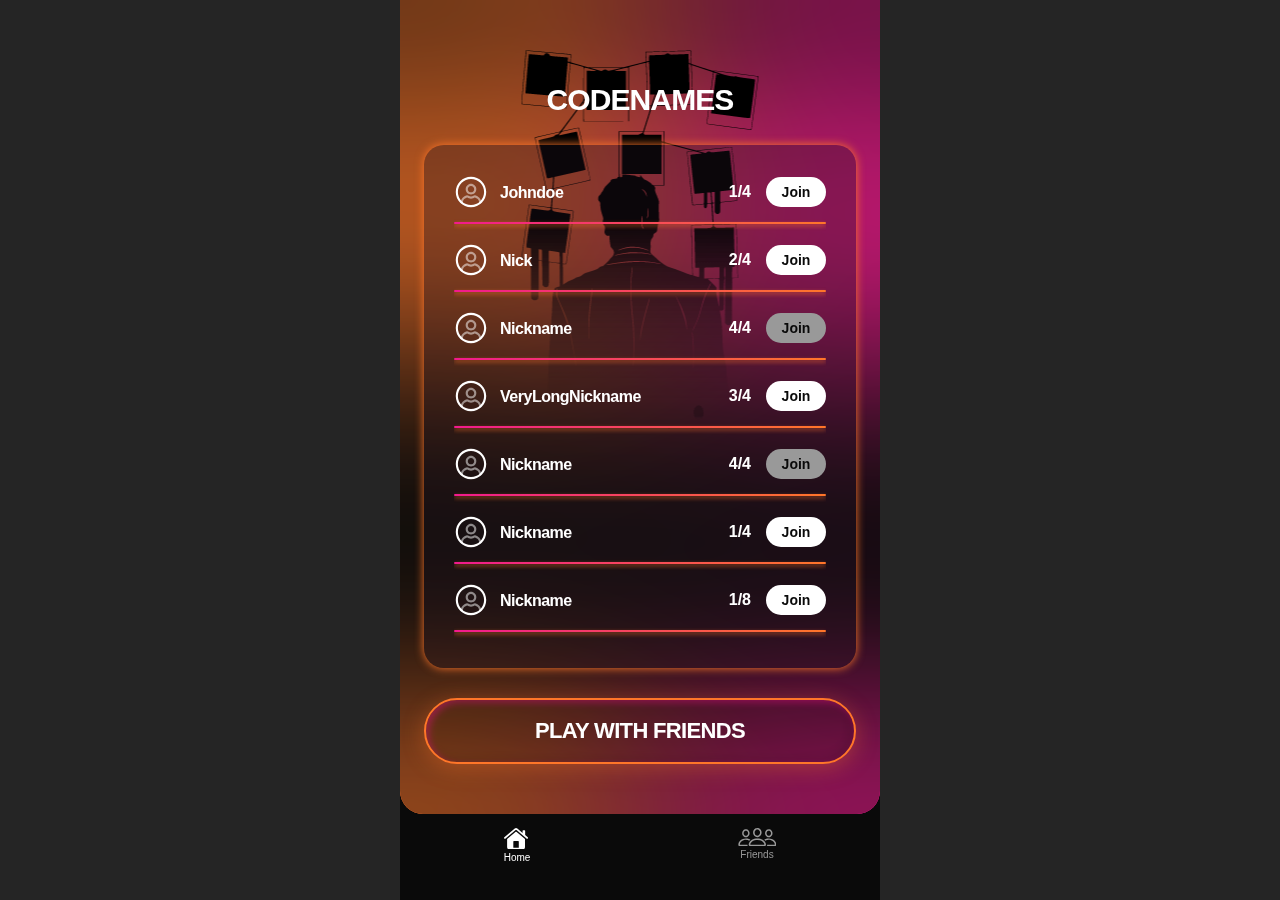
<file: home-rooms.html>
<!DOCTYPE html>
<html lang="en">
  <head>
    <meta charset="UTF-8" />
    <meta
      name="viewport"
      content="width=device-width, user-scalable=no, initial-scale=1.0, maximum-scale=1.0, minimum-scale=1.0"
    />
    <link rel="stylesheet" href="css/styles.css" />
    <title>MIND AGENTS</title>
  </head>
  <body>
    <div class="visually-hidden">
      <svg
        xmlns="http://www.w3.org/2000/svg"
        xmlns:xlink="http://www.w3.org/1999/xlink"
      >
        <defs>
          <clipPath id="round-button"><path d="M0 0h80v85H0z" /></clipPath>
        </defs>
        <symbol
          id="captain-indicator"
          viewBox="0 0 19.0487 13.3658"
          fill="none"
        >
          <path
            d="M13.31 6.68L18.04 2.89L16.15 12.36L2.89 12.36L1 2.89L5.73 6.68L9.52 1L13.31 6.68Z"
            stroke="currentColor"
            stroke-width="2"
            stroke-linejoin="round"
          />
        </symbol>
        <symbol id="default-user-avatar" viewBox="0 0 34 34">
          <path
            id="Vector"
            d="M1.77 17C1.77 8.58 8.58 1.77 17 1.77C25.41 1.77 32.22 8.58 32.22 17C32.22 25.41 25.41 32.22 17 32.22C8.58 32.22 1.77 25.41 1.77 17ZM17 3.89C13.52 3.89 10.19 5.27 7.73 7.73C5.27 10.19 3.89 13.52 3.89 17C3.89 20.47 5.27 23.8 7.73 26.26C10.19 28.72 13.52 30.1 17 30.1C20.47 30.1 23.8 28.72 26.26 26.26C28.72 23.8 30.1 20.47 30.1 17C30.1 13.52 28.72 10.19 26.26 7.73C23.8 5.27 20.47 3.89 17 3.89Z"
            fill="#FFFFFF"
            fill-opacity="1.000000"
            fill-rule="nonzero"
          />
          <g opacity="0.500000">
            <path
              id="Vector"
              d="M17 10.97C15.18 10.97 13.81 12.39 13.81 14.16C13.81 15.93 15.18 17.35 17 17.35C18.81 17.35 20.18 15.93 20.18 14.16C20.18 12.39 18.81 10.97 17 10.97ZM11.68 14.16C11.68 13.46 11.81 12.77 12.08 12.12C12.34 11.47 12.73 10.89 13.23 10.39C13.72 9.9 14.31 9.51 14.96 9.24C15.6 8.98 16.3 8.84 17 8.85C17.69 8.84 18.39 8.98 19.03 9.24C19.68 9.51 20.27 9.9 20.76 10.39C21.26 10.89 21.65 11.47 21.91 12.12C22.18 12.77 22.31 13.46 22.31 14.16C22.31 14.86 22.18 15.55 21.91 16.2C21.65 16.85 21.26 17.44 20.76 17.93C20.27 18.43 19.68 18.82 19.03 19.08C18.39 19.35 17.69 19.48 17 19.47C16.3 19.48 15.6 19.35 14.96 19.08C14.31 18.82 13.72 18.43 13.23 17.93C12.73 17.44 12.34 16.85 12.08 16.2C11.81 15.55 11.68 14.86 11.68 14.16ZM20.83 22.46C20.72 22.49 20.61 22.54 20.52 22.61C19.81 23.09 18.57 23.72 17 23.72C15.42 23.72 14.18 23.09 13.47 22.61C13.38 22.54 13.27 22.5 13.16 22.47C13.12 22.45 13.07 22.45 13.02 22.46C12.04 22.77 11.01 23.28 10.22 24.1C9.46 24.89 8.89 26.01 8.85 27.64C8.85 27.78 8.82 27.92 8.76 28.05C8.7 28.18 8.62 28.29 8.52 28.39C8.42 28.48 8.3 28.56 8.17 28.61C8.04 28.66 7.9 28.69 7.76 28.68C7.62 28.68 7.49 28.65 7.36 28.59C7.23 28.54 7.11 28.46 7.02 28.35C6.92 28.25 6.85 28.13 6.8 28C6.75 27.87 6.72 27.74 6.72 27.6C6.77 25.43 7.56 23.8 8.69 22.63C9.8 21.48 11.18 20.81 12.39 20.43C13.27 20.16 14.11 20.47 14.66 20.85C15.17 21.19 15.99 21.6 17 21.6C18 21.6 18.82 21.19 19.33 20.85C19.88 20.48 20.72 20.16 21.6 20.43C22.81 20.81 24.19 21.48 25.3 22.63C26.43 23.8 27.22 25.43 27.27 27.6C27.27 27.74 27.24 27.87 27.19 28C27.14 28.13 27.07 28.25 26.97 28.35C26.88 28.46 26.76 28.54 26.63 28.59C26.5 28.65 26.37 28.68 26.23 28.68C26.09 28.69 25.95 28.66 25.82 28.61C25.69 28.56 25.57 28.48 25.47 28.39C25.37 28.29 25.29 28.18 25.23 28.05C25.17 27.92 25.14 27.78 25.14 27.64C25.1 26.01 24.53 24.89 23.77 24.1C22.98 23.28 21.95 22.77 20.97 22.46C20.92 22.45 20.87 22.45 20.83 22.46Z"
              fill="#FFFFFF"
              fill-opacity="1.000000"
              fill-rule="nonzero"
            />
          </g>
        </symbol>

        <symbol id="checkmark" viewbox="0 0 20 20" fill="none">
          <path
            d="M16.6667 5L7.50004 14.1667L3.33337 10"
            stroke="#44FF4A"
            stroke-width="1.75"
            stroke-linecap="round"
            stroke-linejoin="round"
          />
        </symbol>

        <symbol id="clock" viewbox="0 0 20 20" fill="none">
          <path
            d="M9.99996 18.3333C14.6023 18.3333 18.3333 14.6023 18.3333 9.99996C18.3333 5.39759 14.6023 1.66663 9.99996 1.66663C5.39759 1.66663 1.66663 5.39759 1.66663 9.99996C1.66663 14.6023 5.39759 18.3333 9.99996 18.3333Z"
            stroke="#FFC343"
            stroke-width="1.75"
            stroke-linecap="round"
            stroke-linejoin="round"
          />
          <path
            d="M10 5V10L13.3333 11.6667"
            stroke="#FFC343"
            stroke-width="1.75"
            stroke-linecap="round"
            stroke-linejoin="round"
          />
        </symbol>

        <symbol id="x-cross" viewbox="0 0 20 20" fill="none">
          <path
            d="M15 5L5 15"
            stroke="#FF4548"
            stroke-width="1.75"
            stroke-linecap="round"
            stroke-linejoin="round"
          />
          <path
            d="M5 5L15 15"
            stroke="#FF4548"
            stroke-width="1.75"
            stroke-linecap="round"
            stroke-linejoin="round"
          />
        </symbol>

        <symbol id="t-cross" viewbox="0 0 20 20" fill="none">
          <path
            d="M4.16663 10H15.8333"
            stroke="white"
            stroke-width="1.75"
            stroke-linecap="round"
            stroke-linejoin="round"
          />
          <path
            d="M10 4.16663V15.8333"
            stroke="white"
            stroke-width="1.75"
            stroke-linecap="round"
            stroke-linejoin="round"
          />
        </symbol>

        <symbol id="man" viewbox="0 0 19 18" fill="none">
          <path
            d="M9.5 1.92868C7.8228 1.92868 6.5518 3.21437 6.5518 4.82148C6.5518 6.42858 7.8228 7.71427 9.5 7.71427C11.1772 7.71427 12.4482 6.42858 12.4482 4.82148C12.4482 3.21437 11.1772 1.92868 9.5 1.92868ZM4.58634 4.82148C4.5811 4.1869 4.70462 3.55765 4.9497 2.97038C5.19478 2.38311 5.55652 1.84956 6.01384 1.40083C6.47116 0.952107 7.01493 0.597166 7.61344 0.356691C8.21196 0.116217 8.85327 -0.00498172 9.5 0.000156809C10.1467 -0.00498172 10.788 0.116217 11.3866 0.356691C11.9851 0.597166 12.5288 0.952107 12.9862 1.40083C13.4435 1.84956 13.8052 2.38311 14.0503 2.97038C14.2954 3.55765 14.4189 4.1869 14.4137 4.82148C14.4189 5.45605 14.2954 6.08531 14.0503 6.67258C13.8052 7.25985 13.4435 7.79339 12.9862 8.24212C12.5288 8.69085 11.9851 9.04579 11.3866 9.28626C10.788 9.52674 10.1467 9.64794 9.5 9.6428C8.85327 9.64794 8.21196 9.52674 7.61344 9.28626C7.01493 9.04579 6.47116 8.69085 6.01384 8.24212C5.55652 7.79339 5.19478 7.25985 4.9497 6.67258C4.70462 6.08531 4.5811 5.45605 4.58634 4.82148ZM13.0444 12.3569C12.9432 12.384 12.8474 12.4279 12.7614 12.4867C12.1049 12.9213 10.961 13.4999 9.5 13.4999C8.039 13.4999 6.8951 12.9213 6.23864 12.4867C6.15247 12.4283 6.05674 12.3849 5.95561 12.3582C5.91186 12.3449 5.86532 12.3431 5.82065 12.353C4.91392 12.6307 3.96132 13.1 3.23672 13.8406C2.53177 14.5605 1.99979 15.5762 1.96572 17.0573C1.96279 17.184 1.93448 17.3088 1.88239 17.4247C1.8303 17.5406 1.75545 17.6453 1.66213 17.7328C1.56881 17.8203 1.45883 17.8889 1.33848 17.9347C1.21813 17.9805 1.08976 18.0026 0.960709 17.9998C0.831655 17.9969 0.704441 17.9691 0.58633 17.918C0.468219 17.8669 0.361524 17.7934 0.272337 17.7019C0.183151 17.6103 0.113219 17.5024 0.0665342 17.3843C0.0198498 17.2662 -0.0026728 17.1403 0.000252437 17.0136C0.0461133 15.0465 0.777266 13.568 1.81896 12.5047C2.84363 11.4595 4.12511 10.8513 5.23625 10.5119C6.05651 10.2612 6.82959 10.5505 7.33799 10.8886C7.8097 11.1998 8.56968 11.5713 9.5 11.5713C10.4303 11.5713 11.1903 11.1985 11.662 10.8886C12.1704 10.5518 12.9435 10.2612 13.7637 10.5119C14.8762 10.8513 16.1564 11.4595 17.181 12.5047C18.2227 13.5693 18.9539 15.0452 18.9997 17.0136C19.0027 17.1403 18.9802 17.2662 18.9335 17.3843C18.8868 17.5024 18.8168 17.6103 18.7277 17.7019C18.6385 17.7934 18.5318 17.8669 18.4137 17.918C18.2956 17.9691 18.1683 17.9969 18.0393 17.9998C17.9102 18.0026 17.7819 17.9805 17.6615 17.9347C17.5412 17.8889 17.4312 17.8203 17.3379 17.7328C17.2445 17.6453 17.1697 17.5406 17.1176 17.4247C17.0655 17.3088 17.0372 17.184 17.0343 17.0573C17.0002 15.5775 16.4682 14.5605 15.7633 13.8406C15.0387 13.1 14.0861 12.6307 13.1793 12.353C13.1348 12.3427 13.0883 12.344 13.0444 12.3569Z"
            fill="white"
          />
        </symbol>
      </svg>
    </div>
    <div id="root">
      <!-- Фоновый компонент -->
      <div class="background-block">
        <div class="background-block__sublayer">
          <div
            class="background-block__layer home-bg-shape home-bg-shape--top-left"
          ></div>
          <div
            class="background-block__layer home-bg-shape home-bg-shape--top-right"
          ></div>
          <div
            class="background-block__layer home-bg-shape home-bg-shape--bottom-left"
          ></div>
          <div
            class="background-block__layer home-bg-shape home-bg-shape--bottom-right"
          ></div>
          <div class="background-block__blur">
            <div class="background-block__shading"></div>
          </div>
          <img
            src="./assets/img/bg-image.png"
            alt="Background Image"
            class="background-block__image"
          />
        </div>
      </div>

      <!-- Сsетка страницы -->
      <div class="grid-container">
        <header class="grid-title">
          <h1 class="title">CODENAMES</h1>
        </header>
        <div class="grid-tabs"></div>
        <main class="grid-main">
          <div class="home-main-list-decorations-container">
            <div class="home-main-list-scroll-wrapper">
              <ul class="home-main-list dividers-neon">
                <li class="room-item">
                  <div class="room-item__host-container host-container">
                    <div
                      class="host-container__user-avatar-container user-avatar-container"
                    >
                      <svg width="34" height="34">
                        <use xlink:href="#default-user-avatar"></use>
                      </svg>
                      <span class="user-avatar-container__user-name"
                        >Johndoe</span
                      >
                    </div>
                  </div>
                  <div class="room-item__players-container">
                    <span class="room-item__players-awaiting">1</span>/<span
                      class="room-item__players-total"
                      >4</span
                    >
                  </div>
                  <button class="room-item__join-btn">Join</button>
                </li>
                <li class="room-item">
                  <div class="room-item__host-container host-container">
                    <div
                      class="host-container__user-avatar-container user-avatar-container"
                    >
                      <svg width="34" height="34">
                        <use xlink:href="#default-user-avatar"></use>
                      </svg>
                      <span class="user-avatar-container__user-name">Nick</span>
                    </div>
                  </div>
                  <div class="room-item__players-container">
                    <span class="room-item__players-awaiting">2</span>/<span
                      class="room-item__players-total"
                      >4</span
                    >
                  </div>
                  <button class="room-item__join-btn">Join</button>
                </li>
                <li class="room-item">
                  <div class="room-item__host-container host-container">
                    <div
                      class="host-container__user-avatar-container user-avatar-container"
                    >
                      <svg width="34" height="34">
                        <use xlink:href="#default-user-avatar"></use>
                      </svg>
                      <span class="user-avatar-container__user-name"
                        >Nickname</span
                      >
                    </div>
                  </div>
                  <div class="room-item__players-container">
                    <span class="room-item__players-awaiting">4</span>/<span
                      class="room-item__players-total"
                      >4</span
                    >
                  </div>
                  <button
                    class="room-item__join-btn room-item__join-btn--disabled"
                  >
                    Join
                  </button>
                </li>
                <li class="room-item">
                  <div class="room-item__host-container host-container">
                    <div
                      class="host-container__user-avatar-container user-avatar-container"
                    >
                      <svg width="34" height="34">
                        <use xlink:href="#default-user-avatar"></use>
                      </svg>
                      <span class="user-avatar-container__user-name"
                        >VeryLongNickname</span
                      >
                    </div>
                  </div>
                  <div class="room-item__players-container">
                    <span class="room-item__players-awaiting">3</span>/<span
                      class="room-item__players-total"
                      >4</span
                    >
                  </div>
                  <button class="room-item__join-btn">Join</button>
                </li>
                <li class="room-item">
                  <div class="room-item__host-container host-container">
                    <div
                      class="host-container__user-avatar-container user-avatar-container"
                    >
                      <svg width="34" height="34">
                        <use xlink:href="#default-user-avatar"></use>
                      </svg>
                      <span class="user-avatar-container__user-name"
                        >Nickname</span
                      >
                    </div>
                  </div>
                  <div class="room-item__players-container">
                    <span class="room-item__players-awaiting">4</span>/<span
                      class="room-item__players-total"
                      >4</span
                    >
                  </div>
                  <button
                    class="room-item__join-btn room-item__join-btn--disabled"
                  >
                    Join
                  </button>
                </li>
                <li class="room-item">
                  <div class="room-item__host-container host-container">
                    <div
                      class="host-container__user-avatar-container user-avatar-container"
                    >
                      <svg width="34" height="34">
                        <use xlink:href="#default-user-avatar"></use>
                      </svg>
                      <span class="user-avatar-container__user-name"
                        >Nickname</span
                      >
                    </div>
                  </div>
                  <div class="room-item__players-container">
                    <span class="room-item__players-awaiting">1</span>/<span
                      class="room-item__players-total"
                      >4</span
                    >
                  </div>
                  <button class="room-item__join-btn">Join</button>
                </li>
                <li class="room-item">
                  <div class="room-item__host-container host-container">
                    <div
                      class="host-container__user-avatar-container user-avatar-container"
                    >
                      <svg width="34" height="34">
                        <use xlink:href="#default-user-avatar"></use>
                      </svg>
                      <span class="user-avatar-container__user-name"
                        >Nickname</span
                      >
                    </div>
                  </div>
                  <div class="room-item__players-container">
                    <span class="room-item__players-awaiting">1</span>/<span
                      class="room-item__players-total"
                      >8</span
                    >
                  </div>
                  <button class="room-item__join-btn">Join</button>
                </li>
                <li class="room-item">
                  <div class="room-item__host-container host-container">
                    <div
                      class="host-container__user-avatar-container user-avatar-container"
                    >
                      <svg width="34" height="34">
                        <use xlink:href="#default-user-avatar"></use>
                      </svg>
                      <span class="user-avatar-container__user-name"
                        >overflowСheck</span
                      >
                    </div>
                  </div>
                  <div class="room-item__players-container">
                    <span class="room-item__players-awaiting">1</span>/<span
                      class="room-item__players-total"
                      >8</span
                    >
                  </div>
                  <button class="room-item__join-btn">Join</button>
                </li>
                <li class="room-item">
                  <div class="room-item__host-container host-container">
                    <div
                      class="host-container__user-avatar-container user-avatar-container"
                    >
                      <svg width="34" height="34">
                        <use xlink:href="#default-user-avatar"></use>
                      </svg>
                      <span class="user-avatar-container__user-name"
                        >overflowСheck</span
                      >
                    </div>
                  </div>
                  <div class="room-item__players-container">
                    <span class="room-item__players-awaiting">1</span>/<span
                      class="room-item__players-total"
                      >8</span
                    >
                  </div>
                  <button class="room-item__join-btn">Join</button>
                </li>
                <li class="room-item">
                  <div class="room-item__host-container host-container">
                    <div
                      class="host-container__user-avatar-container user-avatar-container"
                    >
                      <svg width="34" height="34">
                        <use xlink:href="#default-user-avatar"></use>
                      </svg>
                      <span class="user-avatar-container__user-name"
                        >overflowСheck</span
                      >
                    </div>
                  </div>
                  <div class="room-item__players-container">
                    <span class="room-item__players-awaiting">1</span>/<span
                      class="room-item__players-total"
                      >8</span
                    >
                  </div>
                  <button class="room-item__join-btn">Join</button>
                </li>
                <li class="room-item">
                  <div class="room-item__host-container host-container">
                    <div
                      class="host-container__user-avatar-container user-avatar-container"
                    >
                      <svg width="34" height="34">
                        <use xlink:href="#default-user-avatar"></use>
                      </svg>
                      <span class="user-avatar-container__user-name"
                        >overflowСheck</span
                      >
                    </div>
                  </div>
                  <div class="room-item__players-container">
                    <span class="room-item__players-awaiting">1</span>/<span
                      class="room-item__players-total"
                      >8</span
                    >
                  </div>
                  <button class="room-item__join-btn">Join</button>
                </li>
                <li class="room-item">
                  <div class="room-item__host-container host-container">
                    <div
                      class="host-container__user-avatar-container user-avatar-container"
                    >
                      <svg width="34" height="34">
                        <use xlink:href="#default-user-avatar"></use>
                      </svg>
                      <span class="user-avatar-container__user-name"
                        >overflowСheck</span
                      >
                    </div>
                  </div>
                  <div class="room-item__players-container">
                    <span class="room-item__players-awaiting">1</span>/<span
                      class="room-item__players-total"
                      >8</span
                    >
                  </div>
                  <button class="room-item__join-btn">Join</button>
                </li>
              </ul>
            </div>
          </div>
        </main>
        <div class="grid-btns">
          <button class="play-btn play-btn--home-screen">
            PLAY WITH FRIENDS
          </button>
        </div>
        <div class="grid-scores"></div>
        <footer class="grid-nav">
          <!-- Меню навигации -->
          <nav class="navigation">
            <ul class="navigation__list">
              <li class="navigation__item">
                <a class="navigation__icon navigation__icon--active">
                  <svg
                    width="24.125000"
                    height="21.335938"
                    viewBox="0 0 24.125 21.3359"
                    xmlns="http://www.w3.org/2000/svg"
                    xmlns:xlink="http://www.w3.org/1999/xlink"
                  >
                    <path
                      id="Symbol"
                      d="M0.24 10.54C0.4 10.71 0.62 10.79 0.9 10.79Q1.03 10.79 1.15 10.75Q1.22 10.73 1.28 10.7C1.4 10.64 1.51 10.56 1.62 10.47L11.63 2.07C11.76 1.96 11.91 1.9 12.06 1.9C12.21 1.9 12.35 1.96 12.49 2.07L22.5 10.47C22.6 10.56 22.72 10.64 22.83 10.7C22.95 10.76 23.08 10.79 23.21 10.79C23.5 10.79 23.72 10.71 23.88 10.54C24.04 10.37 24.12 10.17 24.12 9.95C24.12 9.82 24.09 9.7 24.03 9.58C23.98 9.46 23.89 9.34 23.77 9.25L21.17 7.07L21.17 2.96C21.17 2.76 21.11 2.6 20.99 2.48C20.86 2.35 20.7 2.29 20.49 2.29L19.25 2.29C19.05 2.29 18.88 2.35 18.75 2.48C18.63 2.6 18.57 2.76 18.57 2.96L18.57 4.88L13.36 0.51C12.96 0.17 12.52 0 12.06 0C11.59 0 11.16 0.17 10.75 0.51L0.35 9.25C0.23 9.34 0.14 9.46 0.08 9.58C0.02 9.7 0 9.82 0 9.95C0 10.17 0.08 10.37 0.24 10.54ZM3.11 11.03L3.11 19.12C3.11 19.81 3.31 20.35 3.71 20.75C4.12 21.14 4.68 21.33 5.39 21.33L18.72 21.33C19.43 21.33 19.99 21.14 20.39 20.75C20.8 20.35 21 19.81 21 19.12L21 11.04L12.68 4.07Q12.42 3.83 12.13 3.81Q12.09 3.81 12.05 3.81C11.83 3.81 11.62 3.89 11.42 4.07L3.11 11.03ZM14.8 13.72L14.8 19.64L9.32 19.64L9.32 13.72C9.32 13.5 9.38 13.32 9.52 13.18C9.65 13.05 9.83 12.98 10.06 12.98L14.07 12.98C14.29 12.98 14.47 13.05 14.6 13.18C14.73 13.32 14.8 13.5 14.8 13.72Z"
                      fill="currentColor"
                      fill-opacity="1.000000"
                      fill-rule="evenodd"
                    />
                  </svg>
                  <span class="navigation__icon-label">Home</span>
                </a>
              </li>
              <li class="navigation__item">
                <a class="navigation__icon">
                  <svg
                    width="38.664062"
                    height="18.341875"
                    viewBox="0 0 38.6641 18.6719"
                    xmlns="http://www.w3.org/2000/svg"
                    xmlns:xlink="http://www.w3.org/1999/xlink"
                  >
                    <path
                      id="Symbol"
                      d="M17.64 8.98C18.16 9.22 18.72 9.34 19.32 9.34Q20.01 9.34 20.62 9.13Q20.82 9.06 21.01 8.97C21.54 8.73 22 8.39 22.39 7.96C22.79 7.52 23.1 7.02 23.32 6.46C23.55 5.88 23.67 5.27 23.67 4.61C23.67 3.97 23.55 3.37 23.32 2.82C23.1 2.26 22.79 1.77 22.39 1.35Q22.09 1.03 21.74 0.78Q21.4 0.53 21.01 0.35C20.48 0.11 19.92 0 19.32 0Q18.7 3.27e-7 18.12 0.17Q17.88 0.25 17.64 0.35C17.11 0.59 16.65 0.93 16.25 1.35C15.85 1.78 15.54 2.28 15.32 2.84C15.09 3.4 14.98 3.99 14.99 4.63C14.99 5.28 15.1 5.9 15.32 6.46C15.55 7.03 15.86 7.53 16.25 7.96C16.65 8.4 17.11 8.73 17.64 8.98ZM5.75 8.92C6.33 9.29 6.96 9.47 7.66 9.47C8.36 9.47 8.99 9.29 9.57 8.92C10.14 8.54 10.59 8.04 10.93 7.42C11.27 6.79 11.44 6.09 11.44 5.32C11.44 4.76 11.34 4.23 11.14 3.75Q10.91 3.18 10.55 2.72Q10.44 2.58 10.32 2.46C9.98 2.09 9.58 1.8 9.12 1.59C8.67 1.38 8.18 1.27 7.66 1.27C7.14 1.27 6.65 1.38 6.19 1.59C5.73 1.8 5.33 2.1 4.98 2.47C4.64 2.84 4.36 3.27 4.17 3.76C3.97 4.25 3.88 4.77 3.88 5.33Q3.88 6.26 4.22 7.05Q4.3 7.24 4.39 7.42Q4.74 8.06 5.25 8.52Q5.48 8.74 5.75 8.92ZM29.09 8.92C29.66 9.29 30.3 9.47 31 9.47Q31.57 9.47 32.08 9.3Q32.51 9.17 32.89 8.92C33.47 8.54 33.92 8.04 34.26 7.42Q34.36 7.24 34.44 7.05Q34.77 6.26 34.78 5.33C34.78 4.77 34.68 4.25 34.48 3.76Q34.25 3.19 33.88 2.73Q33.78 2.6 33.66 2.47C33.31 2.1 32.91 1.8 32.45 1.59C32 1.38 31.51 1.27 31 1.27Q30.44 1.27 29.93 1.43Q29.72 1.5 29.52 1.59C29.07 1.8 28.66 2.09 28.32 2.46C27.97 2.83 27.7 3.26 27.5 3.75C27.31 4.23 27.21 4.76 27.21 5.32C27.21 6.09 27.38 6.79 27.72 7.42C28.06 8.04 28.52 8.54 29.09 8.92ZM20.69 7.39C20.28 7.67 19.82 7.81 19.32 7.81C18.82 7.81 18.36 7.67 17.95 7.39C17.54 7.1 17.21 6.72 16.96 6.25C16.71 5.76 16.59 5.22 16.59 4.63C16.58 4.05 16.71 3.53 16.96 3.07C17.21 2.6 17.54 2.22 17.96 1.95C18.37 1.67 18.83 1.53 19.32 1.53C19.82 1.53 20.28 1.67 20.69 1.94C21.11 2.21 21.44 2.58 21.68 3.04Q21.72 3.1 21.75 3.17Q22.06 3.82 22.06 4.61Q22.06 5.39 21.77 6.04Q21.73 6.14 21.68 6.23C21.44 6.71 21.11 7.1 20.69 7.39ZM8.79 7.6C8.45 7.84 8.07 7.96 7.66 7.96C7.24 7.96 6.86 7.84 6.52 7.6C6.17 7.37 5.9 7.05 5.69 6.66C5.49 6.26 5.39 5.82 5.39 5.33Q5.39 4.76 5.59 4.27Q5.63 4.16 5.69 4.05C5.9 3.66 6.17 3.35 6.52 3.12C6.87 2.89 7.25 2.78 7.66 2.78C8.08 2.78 8.46 2.89 8.8 3.12Q8.94 3.21 9.06 3.32Q9.4 3.61 9.62 4.03C9.83 4.42 9.93 4.85 9.93 5.32C9.93 5.81 9.83 6.26 9.62 6.66C9.42 7.05 9.14 7.37 8.79 7.6ZM32.13 7.6C31.78 7.84 31.41 7.96 31 7.96Q30.7 7.96 30.43 7.88Q30.12 7.79 29.85 7.6Q29.73 7.52 29.62 7.43Q29.26 7.12 29.03 6.66C28.82 6.26 28.72 5.81 28.72 5.32Q28.72 4.75 28.92 4.26Q28.97 4.14 29.03 4.03Q29.25 3.61 29.59 3.32Q29.71 3.21 29.85 3.12C30.2 2.89 30.58 2.78 31 2.78C31.41 2.78 31.78 2.89 32.13 3.12C32.47 3.35 32.75 3.66 32.95 4.05C33.16 4.44 33.26 4.86 33.26 5.33C33.26 5.82 33.16 6.26 32.95 6.66Q32.71 7.12 32.35 7.43Q32.25 7.52 32.13 7.6ZM0.5 18.23C0.84 18.52 1.35 18.67 2.03 18.67L10.07 18.67C9.91 18.57 9.77 18.45 9.64 18.28Q9.63 18.26 9.61 18.24Q9.45 18.02 9.36 17.75C9.29 17.55 9.27 17.36 9.28 17.16L1.94 17.16C1.8 17.16 1.71 17.13 1.64 17.07C1.59 17.02 1.56 16.94 1.56 16.82C1.56 16.2 1.72 15.61 2.03 15.04C2.36 14.47 2.8 13.97 3.36 13.53Q4.21 12.86 5.31 12.47C6.04 12.21 6.82 12.08 7.64 12.08Q8.28 12.08 8.89 12.19C9.29 12.26 9.68 12.36 10.05 12.5C10.42 12.64 10.76 12.8 11.07 13C11.22 12.79 11.39 12.6 11.58 12.42Q11.86 12.14 12.21 11.9C11.78 11.61 11.32 11.37 10.82 11.17C10.32 10.98 9.8 10.83 9.27 10.73C8.74 10.63 8.2 10.58 7.64 10.58Q6.03 10.58 4.64 11.1Q3.25 11.63 2.21 12.53C1.51 13.13 0.97 13.81 0.58 14.57Q0.17 15.37 0.05 16.21Q-7.63e-6 16.57 -7.63e-6 16.94C-7.63e-6 17.51 0.16 17.94 0.5 18.23ZM28.57 18.67L36.62 18.67Q37.64 18.67 38.14 18.23Q38.24 18.15 38.31 18.06Q38.66 17.64 38.66 16.94Q38.66 16.57 38.61 16.21Q38.48 15.37 38.07 14.57C37.68 13.81 37.14 13.13 36.44 12.53Q35.4 11.63 34 11.1C33.08 10.76 32.08 10.58 31 10.58C30.45 10.58 29.91 10.63 29.37 10.73C28.84 10.83 28.32 10.98 27.82 11.17C27.33 11.37 26.86 11.61 26.43 11.9Q26.78 12.14 27.07 12.42C27.25 12.6 27.42 12.79 27.57 13C27.89 12.8 28.23 12.64 28.6 12.5C28.97 12.36 29.36 12.26 29.76 12.19C30.17 12.12 30.58 12.08 31 12.08C31.83 12.08 32.6 12.21 33.33 12.47Q34.43 12.86 35.28 13.53C35.84 13.97 36.28 14.47 36.6 15.04C36.93 15.61 37.09 16.2 37.09 16.82Q37.09 16.99 37 17.07Q37 17.07 37 17.07C36.94 17.13 36.84 17.16 36.71 17.16L29.35 17.16Q29.36 17.27 29.36 17.38Q29.34 17.56 29.28 17.75Q29.22 17.93 29.13 18.1Q29.07 18.2 29 18.28C28.88 18.45 28.73 18.57 28.57 18.67ZM10.53 17.02C10.53 18.12 11.33 18.67 12.93 18.67L25.7 18.67Q27.34 18.67 27.87 17.9Q28.11 17.54 28.11 17.02Q28.11 16.2 27.71 15.31C27.45 14.71 27.06 14.14 26.56 13.58C26.06 13.02 25.45 12.52 24.73 12.07Q23.65 11.39 22.29 11C21.39 10.72 20.39 10.59 19.32 10.59C18.24 10.59 17.24 10.72 16.33 11Q14.97 11.39 13.89 12.07C13.18 12.52 12.57 13.02 12.07 13.58Q11.32 14.42 10.92 15.31C10.66 15.9 10.53 16.47 10.53 17.02ZM26.33 17.05C26.26 17.1 26.15 17.13 25.98 17.13L12.65 17.13Q12.4 17.13 12.3 17.05C12.23 17 12.2 16.91 12.2 16.79C12.2 16.45 12.3 16.08 12.5 15.66C12.7 15.25 13 14.84 13.39 14.42Q13.98 13.8 14.84 13.28C15.42 12.94 16.08 12.66 16.83 12.45C17.58 12.24 18.41 12.14 19.32 12.14Q20.67 12.14 21.8 12.45C22.55 12.66 23.21 12.94 23.78 13.28Q24.65 13.8 25.24 14.42C25.63 14.84 25.92 15.25 26.13 15.66C26.33 16.08 26.43 16.45 26.43 16.79C26.43 16.91 26.4 17 26.33 17.05Z"
                      fill="currentColor"
                      fill-opacity="1.000000"
                      fill-rule="evenodd"
                    />
                  </svg>
                  <span class="navigation__icon-label">Friends</span>
                </a>
              </li>
            </ul>
          </nav>
        </footer>
      </div>
    </div>
    <script type="module" src="js/script.js"></script>
  </body>
</html>
</file>
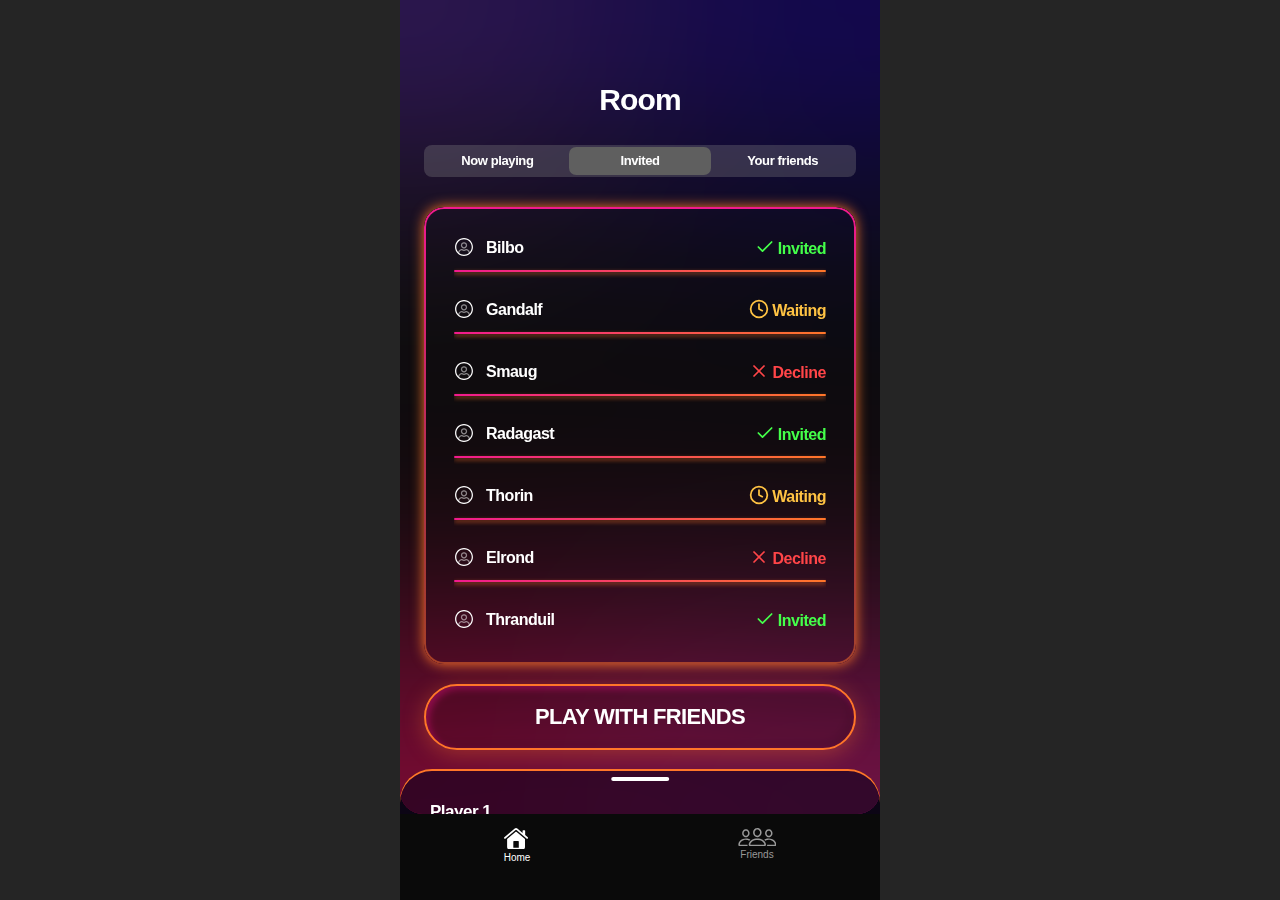
<file: room-invited.html>
<!DOCTYPE html>
<html lang="en">
  <head>
    <meta charset="UTF-8" />
    <meta
      name="viewport"
      content="width=device-width, user-scalable=no, initial-scale=1.0, maximum-scale=1.0, minimum-scale=1.0"
    />
    <link rel="stylesheet" href="css/styles.css" />
    <title>MIND AGENTS</title>
  </head>
  <body>
    <div class="visually-hidden">
      <svg
        xmlns="http://www.w3.org/2000/svg"
        xmlns:xlink="http://www.w3.org/1999/xlink"
      >
        <defs>
          <clipPath id="round-button"><path d="M0 0h80v85H0z" /></clipPath>
        </defs>
        <symbol
          id="captain-indicator"
          viewBox="0 0 19.0487 13.3658"
          fill="none"
        >
          <path
            d="M13.31 6.68L18.04 2.89L16.15 12.36L2.89 12.36L1 2.89L5.73 6.68L9.52 1L13.31 6.68Z"
            stroke="currentColor"
            stroke-width="2"
            stroke-linejoin="round"
          />
        </symbol>
        <symbol id="default-user-avatar" viewBox="0 0 34 34">
          <path
            id="Vector"
            d="M1.77 17C1.77 8.58 8.58 1.77 17 1.77C25.41 1.77 32.22 8.58 32.22 17C32.22 25.41 25.41 32.22 17 32.22C8.58 32.22 1.77 25.41 1.77 17ZM17 3.89C13.52 3.89 10.19 5.27 7.73 7.73C5.27 10.19 3.89 13.52 3.89 17C3.89 20.47 5.27 23.8 7.73 26.26C10.19 28.72 13.52 30.1 17 30.1C20.47 30.1 23.8 28.72 26.26 26.26C28.72 23.8 30.1 20.47 30.1 17C30.1 13.52 28.72 10.19 26.26 7.73C23.8 5.27 20.47 3.89 17 3.89Z"
            fill="#FFFFFF"
            fill-opacity="1.000000"
            fill-rule="nonzero"
          />
          <g opacity="0.500000">
            <path
              id="Vector"
              d="M17 10.97C15.18 10.97 13.81 12.39 13.81 14.16C13.81 15.93 15.18 17.35 17 17.35C18.81 17.35 20.18 15.93 20.18 14.16C20.18 12.39 18.81 10.97 17 10.97ZM11.68 14.16C11.68 13.46 11.81 12.77 12.08 12.12C12.34 11.47 12.73 10.89 13.23 10.39C13.72 9.9 14.31 9.51 14.96 9.24C15.6 8.98 16.3 8.84 17 8.85C17.69 8.84 18.39 8.98 19.03 9.24C19.68 9.51 20.27 9.9 20.76 10.39C21.26 10.89 21.65 11.47 21.91 12.12C22.18 12.77 22.31 13.46 22.31 14.16C22.31 14.86 22.18 15.55 21.91 16.2C21.65 16.85 21.26 17.44 20.76 17.93C20.27 18.43 19.68 18.82 19.03 19.08C18.39 19.35 17.69 19.48 17 19.47C16.3 19.48 15.6 19.35 14.96 19.08C14.31 18.82 13.72 18.43 13.23 17.93C12.73 17.44 12.34 16.85 12.08 16.2C11.81 15.55 11.68 14.86 11.68 14.16ZM20.83 22.46C20.72 22.49 20.61 22.54 20.52 22.61C19.81 23.09 18.57 23.72 17 23.72C15.42 23.72 14.18 23.09 13.47 22.61C13.38 22.54 13.27 22.5 13.16 22.47C13.12 22.45 13.07 22.45 13.02 22.46C12.04 22.77 11.01 23.28 10.22 24.1C9.46 24.89 8.89 26.01 8.85 27.64C8.85 27.78 8.82 27.92 8.76 28.05C8.7 28.18 8.62 28.29 8.52 28.39C8.42 28.48 8.3 28.56 8.17 28.61C8.04 28.66 7.9 28.69 7.76 28.68C7.62 28.68 7.49 28.65 7.36 28.59C7.23 28.54 7.11 28.46 7.02 28.35C6.92 28.25 6.85 28.13 6.8 28C6.75 27.87 6.72 27.74 6.72 27.6C6.77 25.43 7.56 23.8 8.69 22.63C9.8 21.48 11.18 20.81 12.39 20.43C13.27 20.16 14.11 20.47 14.66 20.85C15.17 21.19 15.99 21.6 17 21.6C18 21.6 18.82 21.19 19.33 20.85C19.88 20.48 20.72 20.16 21.6 20.43C22.81 20.81 24.19 21.48 25.3 22.63C26.43 23.8 27.22 25.43 27.27 27.6C27.27 27.74 27.24 27.87 27.19 28C27.14 28.13 27.07 28.25 26.97 28.35C26.88 28.46 26.76 28.54 26.63 28.59C26.5 28.65 26.37 28.68 26.23 28.68C26.09 28.69 25.95 28.66 25.82 28.61C25.69 28.56 25.57 28.48 25.47 28.39C25.37 28.29 25.29 28.18 25.23 28.05C25.17 27.92 25.14 27.78 25.14 27.64C25.1 26.01 24.53 24.89 23.77 24.1C22.98 23.28 21.95 22.77 20.97 22.46C20.92 22.45 20.87 22.45 20.83 22.46Z"
              fill="#FFFFFF"
              fill-opacity="1.000000"
              fill-rule="nonzero"
            />
          </g>
        </symbol>

        <symbol id="checkmark" viewbox="0 0 20 20" fill="none">
          <path
            d="M16.6667 5L7.50004 14.1667L3.33337 10"
            stroke="#44FF4A"
            stroke-width="1.75"
            stroke-linecap="round"
            stroke-linejoin="round"
          />
        </symbol>

        <symbol id="clock" viewbox="0 0 20 20" fill="none">
          <path
            d="M9.99996 18.3333C14.6023 18.3333 18.3333 14.6023 18.3333 9.99996C18.3333 5.39759 14.6023 1.66663 9.99996 1.66663C5.39759 1.66663 1.66663 5.39759 1.66663 9.99996C1.66663 14.6023 5.39759 18.3333 9.99996 18.3333Z"
            stroke="#FFC343"
            stroke-width="1.75"
            stroke-linecap="round"
            stroke-linejoin="round"
          />
          <path
            d="M10 5V10L13.3333 11.6667"
            stroke="#FFC343"
            stroke-width="1.75"
            stroke-linecap="round"
            stroke-linejoin="round"
          />
        </symbol>

        <symbol id="x-cross" viewbox="0 0 20 20" fill="none">
          <path
            d="M15 5L5 15"
            stroke="#FF4548"
            stroke-width="1.75"
            stroke-linecap="round"
            stroke-linejoin="round"
          />
          <path
            d="M5 5L15 15"
            stroke="#FF4548"
            stroke-width="1.75"
            stroke-linecap="round"
            stroke-linejoin="round"
          />
        </symbol>

        <symbol id="t-cross" viewbox="0 0 20 20" fill="none">
          <path
            d="M4.16663 10H15.8333"
            stroke="white"
            stroke-width="1.75"
            stroke-linecap="round"
            stroke-linejoin="round"
          />
          <path
            d="M10 4.16663V15.8333"
            stroke="white"
            stroke-width="1.75"
            stroke-linecap="round"
            stroke-linejoin="round"
          />
        </symbol>

        <symbol id="man" viewbox="0 0 19 18" fill="none">
          <path
            d="M9.5 1.92868C7.8228 1.92868 6.5518 3.21437 6.5518 4.82148C6.5518 6.42858 7.8228 7.71427 9.5 7.71427C11.1772 7.71427 12.4482 6.42858 12.4482 4.82148C12.4482 3.21437 11.1772 1.92868 9.5 1.92868ZM4.58634 4.82148C4.5811 4.1869 4.70462 3.55765 4.9497 2.97038C5.19478 2.38311 5.55652 1.84956 6.01384 1.40083C6.47116 0.952107 7.01493 0.597166 7.61344 0.356691C8.21196 0.116217 8.85327 -0.00498172 9.5 0.000156809C10.1467 -0.00498172 10.788 0.116217 11.3866 0.356691C11.9851 0.597166 12.5288 0.952107 12.9862 1.40083C13.4435 1.84956 13.8052 2.38311 14.0503 2.97038C14.2954 3.55765 14.4189 4.1869 14.4137 4.82148C14.4189 5.45605 14.2954 6.08531 14.0503 6.67258C13.8052 7.25985 13.4435 7.79339 12.9862 8.24212C12.5288 8.69085 11.9851 9.04579 11.3866 9.28626C10.788 9.52674 10.1467 9.64794 9.5 9.6428C8.85327 9.64794 8.21196 9.52674 7.61344 9.28626C7.01493 9.04579 6.47116 8.69085 6.01384 8.24212C5.55652 7.79339 5.19478 7.25985 4.9497 6.67258C4.70462 6.08531 4.5811 5.45605 4.58634 4.82148ZM13.0444 12.3569C12.9432 12.384 12.8474 12.4279 12.7614 12.4867C12.1049 12.9213 10.961 13.4999 9.5 13.4999C8.039 13.4999 6.8951 12.9213 6.23864 12.4867C6.15247 12.4283 6.05674 12.3849 5.95561 12.3582C5.91186 12.3449 5.86532 12.3431 5.82065 12.353C4.91392 12.6307 3.96132 13.1 3.23672 13.8406C2.53177 14.5605 1.99979 15.5762 1.96572 17.0573C1.96279 17.184 1.93448 17.3088 1.88239 17.4247C1.8303 17.5406 1.75545 17.6453 1.66213 17.7328C1.56881 17.8203 1.45883 17.8889 1.33848 17.9347C1.21813 17.9805 1.08976 18.0026 0.960709 17.9998C0.831655 17.9969 0.704441 17.9691 0.58633 17.918C0.468219 17.8669 0.361524 17.7934 0.272337 17.7019C0.183151 17.6103 0.113219 17.5024 0.0665342 17.3843C0.0198498 17.2662 -0.0026728 17.1403 0.000252437 17.0136C0.0461133 15.0465 0.777266 13.568 1.81896 12.5047C2.84363 11.4595 4.12511 10.8513 5.23625 10.5119C6.05651 10.2612 6.82959 10.5505 7.33799 10.8886C7.8097 11.1998 8.56968 11.5713 9.5 11.5713C10.4303 11.5713 11.1903 11.1985 11.662 10.8886C12.1704 10.5518 12.9435 10.2612 13.7637 10.5119C14.8762 10.8513 16.1564 11.4595 17.181 12.5047C18.2227 13.5693 18.9539 15.0452 18.9997 17.0136C19.0027 17.1403 18.9802 17.2662 18.9335 17.3843C18.8868 17.5024 18.8168 17.6103 18.7277 17.7019C18.6385 17.7934 18.5318 17.8669 18.4137 17.918C18.2956 17.9691 18.1683 17.9969 18.0393 17.9998C17.9102 18.0026 17.7819 17.9805 17.6615 17.9347C17.5412 17.8889 17.4312 17.8203 17.3379 17.7328C17.2445 17.6453 17.1697 17.5406 17.1176 17.4247C17.0655 17.3088 17.0372 17.184 17.0343 17.0573C17.0002 15.5775 16.4682 14.5605 15.7633 13.8406C15.0387 13.1 14.0861 12.6307 13.1793 12.353C13.1348 12.3427 13.0883 12.344 13.0444 12.3569Z"
            fill="white"
          />
        </symbol>
      </svg>
    </div>
    <div id="root">
      <!-- Фоновый компонент -->
      <div class="background-block">
        <div class="background-block__sublayer">
          <div
            class="background-block__layer room-bg-shape room-bg-shape--top-left"
          ></div>
          <div
            class="background-block__layer room-bg-shape room-bg-shape--top-right"
          ></div>
          <div
            class="background-block__layer room-bg-shape room-bg-shape--bottom-left"
          ></div>
          <div
            class="background-block__layer room-bg-shape room-bg-shape--bottom-right"
          ></div>
          <div class="background-block__blur">
            <div class="background-block__shading"></div>
          </div>
          <div class="background-block__blur">
            <div class="background-block__shading"></div>
          </div>
          <!-- <img
                    src="./assets/img/bg-image.png"
                    alt="Background Image"
                    class="background-block__image"
                  /> -->
        </div>
      </div>
      <!-- Сетка страницы -->
      <div class="grid-container">
        <header class="grid-title">
          <h1 class="title">Room</h1>
        </header>
        <div class="grid-tabs">
          <div class="tab-panel">
            <button class="tab-button" data-tab="now-playing">
              Now playing
            </button>
            <button class="tab-button tab-button--active" data-tab="invited">
              Invited
            </button>
            <button class="tab-button" data-tab="friends">Your friends</button>
          </div>
        </div>
        <main class="grid-main">
          <div class="room-main-list-decorations-container border-neon">
            <div class="room-main-list-scroll-wrapper">
              <ul class="room-main-list dividers-neon">
                <li class="invite-item">
                  <div
                    class="invite-item__user-avatar-container user-avatar-container"
                  >
                    <svg width="20" height="20">
                      <use xlink:href="#default-user-avatar"></use>
                    </svg>
                    <span class="user-avatar-container__user-name"
                      >Bilbo</span
                    >
                  </div>

                  <div
                    class="invite-item__indicator invite-item__indicator--invited"
                  >
                    <svg width="20" height="20">
                      <use xlink:href="#checkmark"></use>
                    </svg>
                    <span class="invite-item__text">Invited</span>
                  </div>
                </li>

                <li class="invite-item">
                  <div
                    class="invite-item__user-avatar-container user-avatar-container"
                  >
                    <svg width="20" height="20">
                      <use xlink:href="#default-user-avatar"></use>
                    </svg>
                    <span class="user-avatar-container__user-name"
                      >Gandalf</span
                    >
                  </div>

                  <div
                    class="invite-item__indicator invite-item__indicator--waiting"
                  >
                    <svg width="20" height="20">
                      <use xlink:href="#clock"></use>
                    </svg>
                    <span class="invite-item__text">Waiting</span>
                  </div>
                </li>

                <li class="invite-item">
                  <div
                    class="invite-item__user-avatar-container user-avatar-container"
                  >
                    <svg width="20" height="20">
                      <use xlink:href="#default-user-avatar"></use>
                    </svg>
                    <span class="user-avatar-container__user-name"
                      >Smaug</span
                    >
                  </div>

                  <div
                    class="invite-item__indicator invite-item__indicator--declined"
                  >
                    <svg width="20" height="20">
                      <use xlink:href="#x-cross"></use>
                    </svg>
                    <span class="invite-item__text">Decline</span>
                  </div>
                </li>

                <li class="invite-item">
                  <div
                    class="invite-item__user-avatar-container user-avatar-container"
                  >
                    <svg width="20" height="20">
                      <use xlink:href="#default-user-avatar"></use>
                    </svg>
                    <span class="user-avatar-container__user-name"
                      >Radagast</span
                    >
                  </div>

                  <div
                    class="invite-item__indicator invite-item__indicator--invited"
                  >
                    <svg width="20" height="20">
                      <use xlink:href="#checkmark"></use>
                    </svg>
                    <span class="invite-item__text">Invited</span>
                  </div>
                </li>

                <li class="invite-item">
                  <div
                    class="invite-item__user-avatar-container user-avatar-container"
                  >
                    <svg width="20" height="20">
                      <use xlink:href="#default-user-avatar"></use>
                    </svg>
                    <span class="user-avatar-container__user-name"
                      >Thorin</span
                    >
                  </div>

                  <div
                    class="invite-item__indicator invite-item__indicator--waiting"
                  >
                    <svg width="20" height="20">
                      <use xlink:href="#clock"></use>
                    </svg>
                    <span class="invite-item__text">Waiting</span>
                  </div>
                </li>

                <li class="invite-item">
                  <div
                    class="invite-item__user-avatar-container user-avatar-container"
                  >
                    <svg width="20" height="20">
                      <use xlink:href="#default-user-avatar"></use>
                    </svg>
                    <span class="user-avatar-container__user-name"
                      >Elrond</span
                    >
                  </div>

                  <div
                    class="invite-item__indicator invite-item__indicator--declined"
                  >
                    <svg width="20" height="20">
                      <use xlink:href="#x-cross"></use>
                    </svg>
                    <span class="invite-item__text">Decline</span>
                  </div>
                </li>

                <li class="invite-item">
                  <div
                    class="invite-item__user-avatar-container user-avatar-container"
                  >
                    <svg width="20" height="20">
                      <use xlink:href="#default-user-avatar"></use>
                    </svg>
                    <span class="user-avatar-container__user-name"
                      >Thranduil</span
                    >
                  </div>

                  <div
                    class="invite-item__indicator invite-item__indicator--invited"
                  >
                    <svg width="20" height="20">
                      <use xlink:href="#checkmark"></use>
                    </svg>
                    <span class="invite-item__text">Invited</span>
                  </div>
                </li>

                <li class="invite-item">
                  <div
                    class="invite-item__user-avatar-container user-avatar-container"
                  >
                    <svg width="20" height="20">
                      <use xlink:href="#default-user-avatar"></use>
                    </svg>
                    <span class="user-avatar-container__user-name"
                      >Legolas</span
                    >
                  </div>

                  <div
                    class="invite-item__indicator invite-item__indicator--waiting"
                  >
                    <svg width="20" height="20">
                      <use xlink:href="#clock"></use>
                    </svg>
                    <span class="invite-item__text">Waiting</span>
                  </div>
                </li>

                <li class="invite-item">
                  <div
                    class="invite-item__user-avatar-container user-avatar-container"
                  >
                    <svg width="20" height="20">
                      <use xlink:href="#default-user-avatar"></use>
                    </svg>
                    <span class="user-avatar-container__user-name"
                      >Galadriel</span
                    >
                  </div>

                  <div
                    class="invite-item__indicator invite-item__indicator--declined"
                  >
                    <svg width="20" height="20">
                      <use xlink:href="#x-cross"></use>
                    </svg>
                    <span class="invite-item__text">Decline</span>
                  </div>
                </li>
              </ul>
            </div>
          </div>
        </main>
        <div class="grid-btns">
          <button class="play-btn play-btn--room-screen">
            PLAY WITH FRIENDS
          </button>
        </div>
        <div class="grid-scores"></div>
        <footer class="grid-nav">
          <!-- Меню навигации -->
          <nav class="navigation">
            <ul class="navigation__list">
              <li class="navigation__item">
                <a class="navigation__icon navigation__icon--active">
                  <svg
                    width="24.125000"
                    height="21.335938"
                    viewBox="0 0 24.125 21.3359"
                    xmlns="http://www.w3.org/2000/svg"
                    xmlns:xlink="http://www.w3.org/1999/xlink"
                  >
                    <path
                      id="Symbol"
                      d="M0.24 10.54C0.4 10.71 0.62 10.79 0.9 10.79Q1.03 10.79 1.15 10.75Q1.22 10.73 1.28 10.7C1.4 10.64 1.51 10.56 1.62 10.47L11.63 2.07C11.76 1.96 11.91 1.9 12.06 1.9C12.21 1.9 12.35 1.96 12.49 2.07L22.5 10.47C22.6 10.56 22.72 10.64 22.83 10.7C22.95 10.76 23.08 10.79 23.21 10.79C23.5 10.79 23.72 10.71 23.88 10.54C24.04 10.37 24.12 10.17 24.12 9.95C24.12 9.82 24.09 9.7 24.03 9.58C23.98 9.46 23.89 9.34 23.77 9.25L21.17 7.07L21.17 2.96C21.17 2.76 21.11 2.6 20.99 2.48C20.86 2.35 20.7 2.29 20.49 2.29L19.25 2.29C19.05 2.29 18.88 2.35 18.75 2.48C18.63 2.6 18.57 2.76 18.57 2.96L18.57 4.88L13.36 0.51C12.96 0.17 12.52 0 12.06 0C11.59 0 11.16 0.17 10.75 0.51L0.35 9.25C0.23 9.34 0.14 9.46 0.08 9.58C0.02 9.7 0 9.82 0 9.95C0 10.17 0.08 10.37 0.24 10.54ZM3.11 11.03L3.11 19.12C3.11 19.81 3.31 20.35 3.71 20.75C4.12 21.14 4.68 21.33 5.39 21.33L18.72 21.33C19.43 21.33 19.99 21.14 20.39 20.75C20.8 20.35 21 19.81 21 19.12L21 11.04L12.68 4.07Q12.42 3.83 12.13 3.81Q12.09 3.81 12.05 3.81C11.83 3.81 11.62 3.89 11.42 4.07L3.11 11.03ZM14.8 13.72L14.8 19.64L9.32 19.64L9.32 13.72C9.32 13.5 9.38 13.32 9.52 13.18C9.65 13.05 9.83 12.98 10.06 12.98L14.07 12.98C14.29 12.98 14.47 13.05 14.6 13.18C14.73 13.32 14.8 13.5 14.8 13.72Z"
                      fill="currentColor"
                      fill-opacity="1.000000"
                      fill-rule="evenodd"
                    />
                  </svg>
                  <span class="navigation__icon-label">Home</span>
                </a>
              </li>
              <li class="navigation__item">
                <a class="navigation__icon">
                  <svg
                    width="38.664062"
                    height="18.341875"
                    viewBox="0 0 38.6641 18.6719"
                    xmlns="http://www.w3.org/2000/svg"
                    xmlns:xlink="http://www.w3.org/1999/xlink"
                  >
                    <path
                      id="Symbol"
                      d="M17.64 8.98C18.16 9.22 18.72 9.34 19.32 9.34Q20.01 9.34 20.62 9.13Q20.82 9.06 21.01 8.97C21.54 8.73 22 8.39 22.39 7.96C22.79 7.52 23.1 7.02 23.32 6.46C23.55 5.88 23.67 5.27 23.67 4.61C23.67 3.97 23.55 3.37 23.32 2.82C23.1 2.26 22.79 1.77 22.39 1.35Q22.09 1.03 21.74 0.78Q21.4 0.53 21.01 0.35C20.48 0.11 19.92 0 19.32 0Q18.7 3.27e-7 18.12 0.17Q17.88 0.25 17.64 0.35C17.11 0.59 16.65 0.93 16.25 1.35C15.85 1.78 15.54 2.28 15.32 2.84C15.09 3.4 14.98 3.99 14.99 4.63C14.99 5.28 15.1 5.9 15.32 6.46C15.55 7.03 15.86 7.53 16.25 7.96C16.65 8.4 17.11 8.73 17.64 8.98ZM5.75 8.92C6.33 9.29 6.96 9.47 7.66 9.47C8.36 9.47 8.99 9.29 9.57 8.92C10.14 8.54 10.59 8.04 10.93 7.42C11.27 6.79 11.44 6.09 11.44 5.32C11.44 4.76 11.34 4.23 11.14 3.75Q10.91 3.18 10.55 2.72Q10.44 2.58 10.32 2.46C9.98 2.09 9.58 1.8 9.12 1.59C8.67 1.38 8.18 1.27 7.66 1.27C7.14 1.27 6.65 1.38 6.19 1.59C5.73 1.8 5.33 2.1 4.98 2.47C4.64 2.84 4.36 3.27 4.17 3.76C3.97 4.25 3.88 4.77 3.88 5.33Q3.88 6.26 4.22 7.05Q4.3 7.24 4.39 7.42Q4.74 8.06 5.25 8.52Q5.48 8.74 5.75 8.92ZM29.09 8.92C29.66 9.29 30.3 9.47 31 9.47Q31.57 9.47 32.08 9.3Q32.51 9.17 32.89 8.92C33.47 8.54 33.92 8.04 34.26 7.42Q34.36 7.24 34.44 7.05Q34.77 6.26 34.78 5.33C34.78 4.77 34.68 4.25 34.48 3.76Q34.25 3.19 33.88 2.73Q33.78 2.6 33.66 2.47C33.31 2.1 32.91 1.8 32.45 1.59C32 1.38 31.51 1.27 31 1.27Q30.44 1.27 29.93 1.43Q29.72 1.5 29.52 1.59C29.07 1.8 28.66 2.09 28.32 2.46C27.97 2.83 27.7 3.26 27.5 3.75C27.31 4.23 27.21 4.76 27.21 5.32C27.21 6.09 27.38 6.79 27.72 7.42C28.06 8.04 28.52 8.54 29.09 8.92ZM20.69 7.39C20.28 7.67 19.82 7.81 19.32 7.81C18.82 7.81 18.36 7.67 17.95 7.39C17.54 7.1 17.21 6.72 16.96 6.25C16.71 5.76 16.59 5.22 16.59 4.63C16.58 4.05 16.71 3.53 16.96 3.07C17.21 2.6 17.54 2.22 17.96 1.95C18.37 1.67 18.83 1.53 19.32 1.53C19.82 1.53 20.28 1.67 20.69 1.94C21.11 2.21 21.44 2.58 21.68 3.04Q21.72 3.1 21.75 3.17Q22.06 3.82 22.06 4.61Q22.06 5.39 21.77 6.04Q21.73 6.14 21.68 6.23C21.44 6.71 21.11 7.1 20.69 7.39ZM8.79 7.6C8.45 7.84 8.07 7.96 7.66 7.96C7.24 7.96 6.86 7.84 6.52 7.6C6.17 7.37 5.9 7.05 5.69 6.66C5.49 6.26 5.39 5.82 5.39 5.33Q5.39 4.76 5.59 4.27Q5.63 4.16 5.69 4.05C5.9 3.66 6.17 3.35 6.52 3.12C6.87 2.89 7.25 2.78 7.66 2.78C8.08 2.78 8.46 2.89 8.8 3.12Q8.94 3.21 9.06 3.32Q9.4 3.61 9.62 4.03C9.83 4.42 9.93 4.85 9.93 5.32C9.93 5.81 9.83 6.26 9.62 6.66C9.42 7.05 9.14 7.37 8.79 7.6ZM32.13 7.6C31.78 7.84 31.41 7.96 31 7.96Q30.7 7.96 30.43 7.88Q30.12 7.79 29.85 7.6Q29.73 7.52 29.62 7.43Q29.26 7.12 29.03 6.66C28.82 6.26 28.72 5.81 28.72 5.32Q28.72 4.75 28.92 4.26Q28.97 4.14 29.03 4.03Q29.25 3.61 29.59 3.32Q29.71 3.21 29.85 3.12C30.2 2.89 30.58 2.78 31 2.78C31.41 2.78 31.78 2.89 32.13 3.12C32.47 3.35 32.75 3.66 32.95 4.05C33.16 4.44 33.26 4.86 33.26 5.33C33.26 5.82 33.16 6.26 32.95 6.66Q32.71 7.12 32.35 7.43Q32.25 7.52 32.13 7.6ZM0.5 18.23C0.84 18.52 1.35 18.67 2.03 18.67L10.07 18.67C9.91 18.57 9.77 18.45 9.64 18.28Q9.63 18.26 9.61 18.24Q9.45 18.02 9.36 17.75C9.29 17.55 9.27 17.36 9.28 17.16L1.94 17.16C1.8 17.16 1.71 17.13 1.64 17.07C1.59 17.02 1.56 16.94 1.56 16.82C1.56 16.2 1.72 15.61 2.03 15.04C2.36 14.47 2.8 13.97 3.36 13.53Q4.21 12.86 5.31 12.47C6.04 12.21 6.82 12.08 7.64 12.08Q8.28 12.08 8.89 12.19C9.29 12.26 9.68 12.36 10.05 12.5C10.42 12.64 10.76 12.8 11.07 13C11.22 12.79 11.39 12.6 11.58 12.42Q11.86 12.14 12.21 11.9C11.78 11.61 11.32 11.37 10.82 11.17C10.32 10.98 9.8 10.83 9.27 10.73C8.74 10.63 8.2 10.58 7.64 10.58Q6.03 10.58 4.64 11.1Q3.25 11.63 2.21 12.53C1.51 13.13 0.97 13.81 0.58 14.57Q0.17 15.37 0.05 16.21Q-7.63e-6 16.57 -7.63e-6 16.94C-7.63e-6 17.51 0.16 17.94 0.5 18.23ZM28.57 18.67L36.62 18.67Q37.64 18.67 38.14 18.23Q38.24 18.15 38.31 18.06Q38.66 17.64 38.66 16.94Q38.66 16.57 38.61 16.21Q38.48 15.37 38.07 14.57C37.68 13.81 37.14 13.13 36.44 12.53Q35.4 11.63 34 11.1C33.08 10.76 32.08 10.58 31 10.58C30.45 10.58 29.91 10.63 29.37 10.73C28.84 10.83 28.32 10.98 27.82 11.17C27.33 11.37 26.86 11.61 26.43 11.9Q26.78 12.14 27.07 12.42C27.25 12.6 27.42 12.79 27.57 13C27.89 12.8 28.23 12.64 28.6 12.5C28.97 12.36 29.36 12.26 29.76 12.19C30.17 12.12 30.58 12.08 31 12.08C31.83 12.08 32.6 12.21 33.33 12.47Q34.43 12.86 35.28 13.53C35.84 13.97 36.28 14.47 36.6 15.04C36.93 15.61 37.09 16.2 37.09 16.82Q37.09 16.99 37 17.07Q37 17.07 37 17.07C36.94 17.13 36.84 17.16 36.71 17.16L29.35 17.16Q29.36 17.27 29.36 17.38Q29.34 17.56 29.28 17.75Q29.22 17.93 29.13 18.1Q29.07 18.2 29 18.28C28.88 18.45 28.73 18.57 28.57 18.67ZM10.53 17.02C10.53 18.12 11.33 18.67 12.93 18.67L25.7 18.67Q27.34 18.67 27.87 17.9Q28.11 17.54 28.11 17.02Q28.11 16.2 27.71 15.31C27.45 14.71 27.06 14.14 26.56 13.58C26.06 13.02 25.45 12.52 24.73 12.07Q23.65 11.39 22.29 11C21.39 10.72 20.39 10.59 19.32 10.59C18.24 10.59 17.24 10.72 16.33 11Q14.97 11.39 13.89 12.07C13.18 12.52 12.57 13.02 12.07 13.58Q11.32 14.42 10.92 15.31C10.66 15.9 10.53 16.47 10.53 17.02ZM26.33 17.05C26.26 17.1 26.15 17.13 25.98 17.13L12.65 17.13Q12.4 17.13 12.3 17.05C12.23 17 12.2 16.91 12.2 16.79C12.2 16.45 12.3 16.08 12.5 15.66C12.7 15.25 13 14.84 13.39 14.42Q13.98 13.8 14.84 13.28C15.42 12.94 16.08 12.66 16.83 12.45C17.58 12.24 18.41 12.14 19.32 12.14Q20.67 12.14 21.8 12.45C22.55 12.66 23.21 12.94 23.78 13.28Q24.65 13.8 25.24 14.42C25.63 14.84 25.92 15.25 26.13 15.66C26.33 16.08 26.43 16.45 26.43 16.79C26.43 16.91 26.4 17 26.33 17.05Z"
                      fill="currentColor"
                      fill-opacity="1.000000"
                      fill-rule="evenodd"
                    />
                  </svg>
                  <span class="navigation__icon-label">Friends</span>
                </a>
              </li>
            </ul>
          </nav>
        </footer>
      </div>

      <div class="chat-modal">
        <div class="chat-modal__overlay"></div>
        <div class="chat-modal__wrapper">
          <div class="chat-modal__drag-handle"></div>
          <div class="chat-modal__scroll-wrapper">
            <section class="chat">
              <article class="chat__message">
                <header class="chat__header">Player 1</header>
                <p class="chat__text">
                  Lacinia et. Urna pellentesque platea ut. Lorem ex. Malesuada
                  imperdiet justo nec amet amet, luctus venenatis dolor dictum
                  justo elit.
                </p>
              </article>

              <article class="chat__message chat__message--server-message">
                <header class="chat__header chat__header--server">
                  SERVER
                </header>
                <p class="chat__text">
                  Player 2 is <span class="chat--invited">invited</span> to the
                  game
                </p>
              </article>

              <article class="chat__message chat__message--server-message">
                <header class="chat__header chat__header--server">
                  SERVER
                </header>
                <p class="chat__text">
                  Player 3 is <span class="chat--waiting">waiting</span> for the
                  game
                </p>
              </article>

              <article class="chat__message chat__message--server-message">
                <header class="chat__header chat__header--server">
                  SERVER
                </header>
                <p class="chat__text">
                  Player 4 <span class="chat--declined">declined</span> the game
                </p>
              </article>

              <article class="chat__message">
                <header class="chat__header chat__header--you">
                  YourNickName
                </header>
                <p class="chat__text">
                  Lacinia et. Urna pellentesque platea ut. Lorem ex. Malesuada
                  imperdiet justo nec amet amet, luctus venenatis dolor dictum
                  justo elit.
                </p>
              </article>

              <article class="chat__message">
                <header class="chat__header">Player 99</header>
                <p class="chat__text">
                  Lacinia et. Urna pellentesque platea ut. Lorem ex. Malesuada
                  imperdiet justo nec amet amet, luctus venenatis dolor dictum
                  justo elit.
                </p>
              </article>

              <article class="chat__message">
                <header class="chat__header">Player 777</header>
                <p class="chat__text">
                  Lacinia et. Urna pellentesque platea ut. Lorem ex. Malesuada
                  imperdiet justo nec amet amet, luctus venenatis dolor dictum
                  justo elit.
                </p>
              </article>
            </section>
          </div>
        </div>
      </div>
    </div>
    <script type="module" src="js/script.js"></script>
  </body>
</html>
</file>
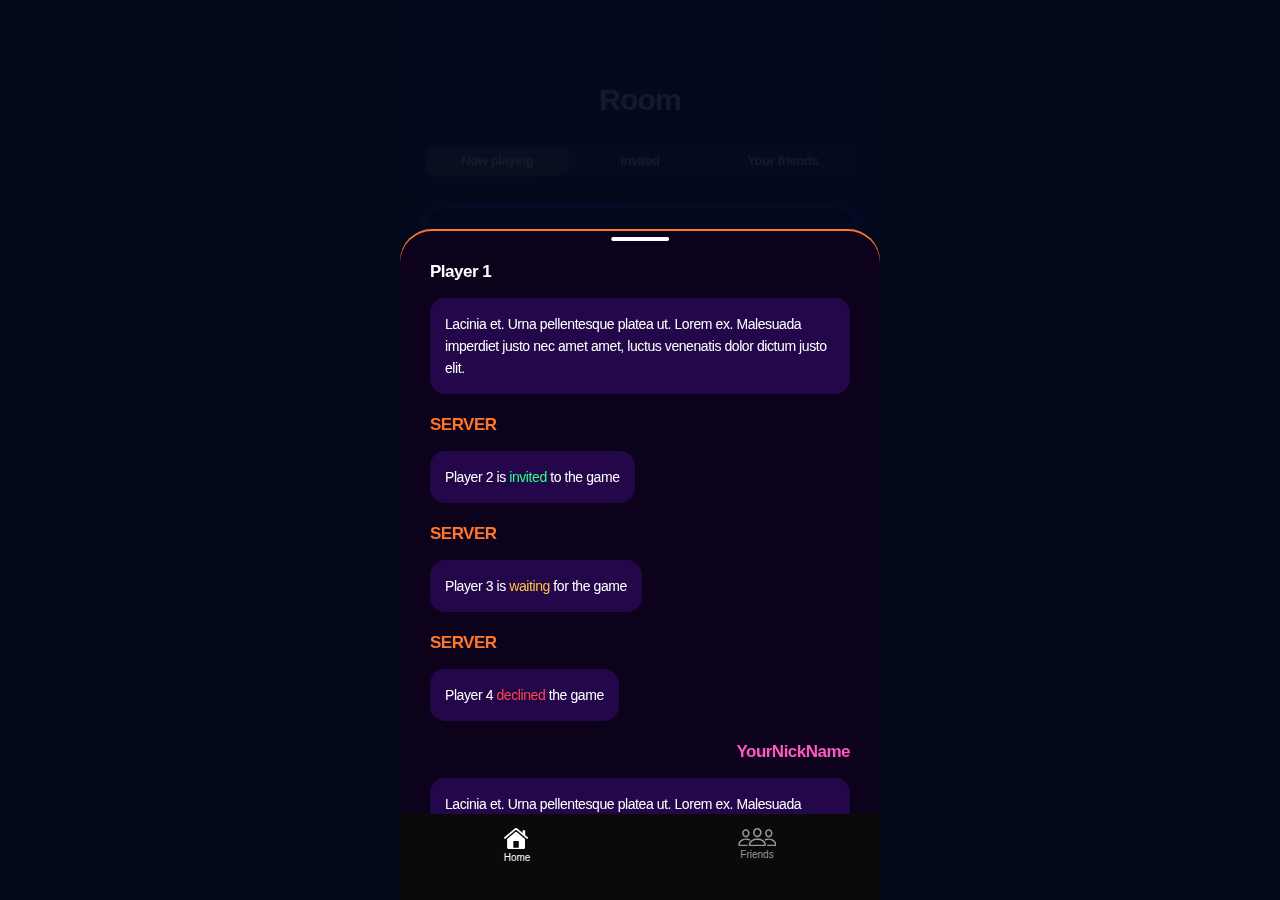
<file: room-modal.html>
<!DOCTYPE html>
<html lang="en">
  <head>
    <meta charset="UTF-8" />
    <meta
      name="viewport"
      content="width=device-width, user-scalable=no, initial-scale=1.0, maximum-scale=1.0, minimum-scale=1.0"
    />
    <link rel="stylesheet" href="css/styles.css" />
    <title>MIND AGENTS</title>
  </head>
  <body>
    <div id="root">
      <!-- Фоновый компонент -->
      <div class="background-block">
        <div class="background-block__sublayer">
          <div
            class="background-block__layer room-bg-shape room-bg-shape--top-left"
          ></div>
          <div
            class="background-block__layer room-bg-shape room-bg-shape--top-right"
          ></div>
          <div
            class="background-block__layer room-bg-shape room-bg-shape--bottom-left"
          ></div>
          <div
            class="background-block__layer room-bg-shape room-bg-shape--bottom-right"
          ></div>
          <div class="background-block__blur">
            <div class="background-block__shading"></div>
          </div>
          <div class="background-block__blur">
            <div class="background-block__shading"></div>
          </div>
          <!-- <img
                    src="./assets/img/bg-image.png"
                    alt="Background Image"
                    class="background-block__image"
                  /> -->
        </div>
      </div>
      <!-- Сетка страницы -->
      <div class="grid-container">
        <header class="grid-title">
          <h1 class="title">Room</h1>
        </header>
        <div class="grid-tabs">
          <div class="tab-panel">
            <button
              class="tab-button tab-button--active"
              data-tab="now-playing"
            >
              Now playing
            </button>
            <button class="tab-button" data-tab="invited">Invited</button>
            <button class="tab-button" data-tab="friends">Your friends</button>
          </div>
        </div>
        <main class="grid-main">
          <div class="teams-container">
            <section class="team-box team-box--blue team-box--size-2">
              <div class="team-box__wrapper team-box__wrapper--dividers-blue">
                <div class="player-in-team-box">
                  <div class="player-in-team-box__container">
                    <div class="player-in-team-box__avatar-nickname-block">
                      <svg width="20" height="20">
                        <use xlink:href="#default-user-avatar"></use>
                      </svg>
                      <span class="player-in-team-box__user-name"
                        >Nickname</span
                      >
                    </div>
                    <div
                      class="player-in-team-box__captain-indicator player-in-team-box__captain-indicator--active"
                    >
                      <svg
                        class="player-in-team-box__icon"
                        width="20"
                        height="20"
                      >
                        <use xlink:href="#captain-indicator"></use>
                      </svg>
                    </div>
                  </div>
                </div>

                <div class="player-in-team-box">
                  <div class="player-in-team-box__container">
                    <div class="player-in-team-box__avatar-nickname-block">
                      <svg width="20" height="20">
                        <use xlink:href="#default-user-avatar"></use>
                      </svg>
                      <span class="player-in-team-box__user-name"
                        >Friend 1</span
                      >
                    </div>
                    <div class="player-in-team-box__captain-indicator">
                      <svg
                        class="player-in-team-box__icon"
                        width="20"
                        height="20"
                      >
                        <use xlink:href="#captain-indicator"></use>
                      </svg>
                    </div>
                  </div>
                </div>
              </div>
            </section>
            <section class="team-box team-box--red team-box--size-2">
              <div class="team-box__wrapper team-box__wrapper--dividers-red">
                <div class="player-in-team-box">
                  <div class="player-in-team-box__container">
                    <div class="player-in-team-box__avatar-nickname-block">
                      <svg width="20" height="20">
                        <use xlink:href="#default-user-avatar"></use>
                      </svg>
                      <span class="player-in-team-box__user-name"
                        >Nickname</span
                      >
                    </div>
                    <div
                      class="player-in-team-box__captain-indicator player-in-team-box__captain-indicator--active"
                    >
                      <svg
                        class="player-in-team-box__icon"
                        width="20"
                        height="20"
                      >
                        <use xlink:href="#captain-indicator"></use>
                      </svg>
                    </div>
                  </div>
                </div>

                <div class="player-in-team-box">
                  <div class="player-in-team-box__container">
                    <div class="player-in-team-box__avatar-nickname-block">
                      <svg width="20" height="20">
                        <use xlink:href="#default-user-avatar"></use>
                      </svg>
                      <span class="player-in-team-box__user-name"
                        >Friend 1</span
                      >
                    </div>
                    <div class="player-in-team-box__captain-indicator">
                      <svg
                        class="player-in-team-box__icon"
                        width="20"
                        height="20"
                      >
                        <use xlink:href="#captain-indicator"></use>
                      </svg>
                    </div>
                  </div>
                </div>
              </div>
            </section>
          </div>
        </main>
        <div class="grid-btns">
          <button class="play-btn play-btn--room-screen">
            PLAY WITH FRIENDS
          </button>
        </div>
        <div class="grid-scores"></div>
        <footer class="grid-nav">
          <!-- Меню навигации -->
          <nav class="navigation">
            <ul class="navigation__list">
              <li class="navigation__item">
                <a class="navigation__icon navigation__icon--active">
                  <svg
                    width="24.125000"
                    height="21.335938"
                    viewBox="0 0 24.125 21.3359"
                    xmlns="http://www.w3.org/2000/svg"
                    xmlns:xlink="http://www.w3.org/1999/xlink"
                  >
                    <path
                      id="Symbol"
                      d="M0.24 10.54C0.4 10.71 0.62 10.79 0.9 10.79Q1.03 10.79 1.15 10.75Q1.22 10.73 1.28 10.7C1.4 10.64 1.51 10.56 1.62 10.47L11.63 2.07C11.76 1.96 11.91 1.9 12.06 1.9C12.21 1.9 12.35 1.96 12.49 2.07L22.5 10.47C22.6 10.56 22.72 10.64 22.83 10.7C22.95 10.76 23.08 10.79 23.21 10.79C23.5 10.79 23.72 10.71 23.88 10.54C24.04 10.37 24.12 10.17 24.12 9.95C24.12 9.82 24.09 9.7 24.03 9.58C23.98 9.46 23.89 9.34 23.77 9.25L21.17 7.07L21.17 2.96C21.17 2.76 21.11 2.6 20.99 2.48C20.86 2.35 20.7 2.29 20.49 2.29L19.25 2.29C19.05 2.29 18.88 2.35 18.75 2.48C18.63 2.6 18.57 2.76 18.57 2.96L18.57 4.88L13.36 0.51C12.96 0.17 12.52 0 12.06 0C11.59 0 11.16 0.17 10.75 0.51L0.35 9.25C0.23 9.34 0.14 9.46 0.08 9.58C0.02 9.7 0 9.82 0 9.95C0 10.17 0.08 10.37 0.24 10.54ZM3.11 11.03L3.11 19.12C3.11 19.81 3.31 20.35 3.71 20.75C4.12 21.14 4.68 21.33 5.39 21.33L18.72 21.33C19.43 21.33 19.99 21.14 20.39 20.75C20.8 20.35 21 19.81 21 19.12L21 11.04L12.68 4.07Q12.42 3.83 12.13 3.81Q12.09 3.81 12.05 3.81C11.83 3.81 11.62 3.89 11.42 4.07L3.11 11.03ZM14.8 13.72L14.8 19.64L9.32 19.64L9.32 13.72C9.32 13.5 9.38 13.32 9.52 13.18C9.65 13.05 9.83 12.98 10.06 12.98L14.07 12.98C14.29 12.98 14.47 13.05 14.6 13.18C14.73 13.32 14.8 13.5 14.8 13.72Z"
                      fill="currentColor"
                      fill-opacity="1.000000"
                      fill-rule="evenodd"
                    />
                  </svg>
                  <span class="navigation__icon-label">Home</span>
                </a>
              </li>
              <li class="navigation__item">
                <a class="navigation__icon">
                  <svg
                    width="38.664062"
                    height="18.341875"
                    viewBox="0 0 38.6641 18.6719"
                    xmlns="http://www.w3.org/2000/svg"
                    xmlns:xlink="http://www.w3.org/1999/xlink"
                  >
                    <path
                      id="Symbol"
                      d="M17.64 8.98C18.16 9.22 18.72 9.34 19.32 9.34Q20.01 9.34 20.62 9.13Q20.82 9.06 21.01 8.97C21.54 8.73 22 8.39 22.39 7.96C22.79 7.52 23.1 7.02 23.32 6.46C23.55 5.88 23.67 5.27 23.67 4.61C23.67 3.97 23.55 3.37 23.32 2.82C23.1 2.26 22.79 1.77 22.39 1.35Q22.09 1.03 21.74 0.78Q21.4 0.53 21.01 0.35C20.48 0.11 19.92 0 19.32 0Q18.7 3.27e-7 18.12 0.17Q17.88 0.25 17.64 0.35C17.11 0.59 16.65 0.93 16.25 1.35C15.85 1.78 15.54 2.28 15.32 2.84C15.09 3.4 14.98 3.99 14.99 4.63C14.99 5.28 15.1 5.9 15.32 6.46C15.55 7.03 15.86 7.53 16.25 7.96C16.65 8.4 17.11 8.73 17.64 8.98ZM5.75 8.92C6.33 9.29 6.96 9.47 7.66 9.47C8.36 9.47 8.99 9.29 9.57 8.92C10.14 8.54 10.59 8.04 10.93 7.42C11.27 6.79 11.44 6.09 11.44 5.32C11.44 4.76 11.34 4.23 11.14 3.75Q10.91 3.18 10.55 2.72Q10.44 2.58 10.32 2.46C9.98 2.09 9.58 1.8 9.12 1.59C8.67 1.38 8.18 1.27 7.66 1.27C7.14 1.27 6.65 1.38 6.19 1.59C5.73 1.8 5.33 2.1 4.98 2.47C4.64 2.84 4.36 3.27 4.17 3.76C3.97 4.25 3.88 4.77 3.88 5.33Q3.88 6.26 4.22 7.05Q4.3 7.24 4.39 7.42Q4.74 8.06 5.25 8.52Q5.48 8.74 5.75 8.92ZM29.09 8.92C29.66 9.29 30.3 9.47 31 9.47Q31.57 9.47 32.08 9.3Q32.51 9.17 32.89 8.92C33.47 8.54 33.92 8.04 34.26 7.42Q34.36 7.24 34.44 7.05Q34.77 6.26 34.78 5.33C34.78 4.77 34.68 4.25 34.48 3.76Q34.25 3.19 33.88 2.73Q33.78 2.6 33.66 2.47C33.31 2.1 32.91 1.8 32.45 1.59C32 1.38 31.51 1.27 31 1.27Q30.44 1.27 29.93 1.43Q29.72 1.5 29.52 1.59C29.07 1.8 28.66 2.09 28.32 2.46C27.97 2.83 27.7 3.26 27.5 3.75C27.31 4.23 27.21 4.76 27.21 5.32C27.21 6.09 27.38 6.79 27.72 7.42C28.06 8.04 28.52 8.54 29.09 8.92ZM20.69 7.39C20.28 7.67 19.82 7.81 19.32 7.81C18.82 7.81 18.36 7.67 17.95 7.39C17.54 7.1 17.21 6.72 16.96 6.25C16.71 5.76 16.59 5.22 16.59 4.63C16.58 4.05 16.71 3.53 16.96 3.07C17.21 2.6 17.54 2.22 17.96 1.95C18.37 1.67 18.83 1.53 19.32 1.53C19.82 1.53 20.28 1.67 20.69 1.94C21.11 2.21 21.44 2.58 21.68 3.04Q21.72 3.1 21.75 3.17Q22.06 3.82 22.06 4.61Q22.06 5.39 21.77 6.04Q21.73 6.14 21.68 6.23C21.44 6.71 21.11 7.1 20.69 7.39ZM8.79 7.6C8.45 7.84 8.07 7.96 7.66 7.96C7.24 7.96 6.86 7.84 6.52 7.6C6.17 7.37 5.9 7.05 5.69 6.66C5.49 6.26 5.39 5.82 5.39 5.33Q5.39 4.76 5.59 4.27Q5.63 4.16 5.69 4.05C5.9 3.66 6.17 3.35 6.52 3.12C6.87 2.89 7.25 2.78 7.66 2.78C8.08 2.78 8.46 2.89 8.8 3.12Q8.94 3.21 9.06 3.32Q9.4 3.61 9.62 4.03C9.83 4.42 9.93 4.85 9.93 5.32C9.93 5.81 9.83 6.26 9.62 6.66C9.42 7.05 9.14 7.37 8.79 7.6ZM32.13 7.6C31.78 7.84 31.41 7.96 31 7.96Q30.7 7.96 30.43 7.88Q30.12 7.79 29.85 7.6Q29.73 7.52 29.62 7.43Q29.26 7.12 29.03 6.66C28.82 6.26 28.72 5.81 28.72 5.32Q28.72 4.75 28.92 4.26Q28.97 4.14 29.03 4.03Q29.25 3.61 29.59 3.32Q29.71 3.21 29.85 3.12C30.2 2.89 30.58 2.78 31 2.78C31.41 2.78 31.78 2.89 32.13 3.12C32.47 3.35 32.75 3.66 32.95 4.05C33.16 4.44 33.26 4.86 33.26 5.33C33.26 5.82 33.16 6.26 32.95 6.66Q32.71 7.12 32.35 7.43Q32.25 7.52 32.13 7.6ZM0.5 18.23C0.84 18.52 1.35 18.67 2.03 18.67L10.07 18.67C9.91 18.57 9.77 18.45 9.64 18.28Q9.63 18.26 9.61 18.24Q9.45 18.02 9.36 17.75C9.29 17.55 9.27 17.36 9.28 17.16L1.94 17.16C1.8 17.16 1.71 17.13 1.64 17.07C1.59 17.02 1.56 16.94 1.56 16.82C1.56 16.2 1.72 15.61 2.03 15.04C2.36 14.47 2.8 13.97 3.36 13.53Q4.21 12.86 5.31 12.47C6.04 12.21 6.82 12.08 7.64 12.08Q8.28 12.08 8.89 12.19C9.29 12.26 9.68 12.36 10.05 12.5C10.42 12.64 10.76 12.8 11.07 13C11.22 12.79 11.39 12.6 11.58 12.42Q11.86 12.14 12.21 11.9C11.78 11.61 11.32 11.37 10.82 11.17C10.32 10.98 9.8 10.83 9.27 10.73C8.74 10.63 8.2 10.58 7.64 10.58Q6.03 10.58 4.64 11.1Q3.25 11.63 2.21 12.53C1.51 13.13 0.97 13.81 0.58 14.57Q0.17 15.37 0.05 16.21Q-7.63e-6 16.57 -7.63e-6 16.94C-7.63e-6 17.51 0.16 17.94 0.5 18.23ZM28.57 18.67L36.62 18.67Q37.64 18.67 38.14 18.23Q38.24 18.15 38.31 18.06Q38.66 17.64 38.66 16.94Q38.66 16.57 38.61 16.21Q38.48 15.37 38.07 14.57C37.68 13.81 37.14 13.13 36.44 12.53Q35.4 11.63 34 11.1C33.08 10.76 32.08 10.58 31 10.58C30.45 10.58 29.91 10.63 29.37 10.73C28.84 10.83 28.32 10.98 27.82 11.17C27.33 11.37 26.86 11.61 26.43 11.9Q26.78 12.14 27.07 12.42C27.25 12.6 27.42 12.79 27.57 13C27.89 12.8 28.23 12.64 28.6 12.5C28.97 12.36 29.36 12.26 29.76 12.19C30.17 12.12 30.58 12.08 31 12.08C31.83 12.08 32.6 12.21 33.33 12.47Q34.43 12.86 35.28 13.53C35.84 13.97 36.28 14.47 36.6 15.04C36.93 15.61 37.09 16.2 37.09 16.82Q37.09 16.99 37 17.07Q37 17.07 37 17.07C36.94 17.13 36.84 17.16 36.71 17.16L29.35 17.16Q29.36 17.27 29.36 17.38Q29.34 17.56 29.28 17.75Q29.22 17.93 29.13 18.1Q29.07 18.2 29 18.28C28.88 18.45 28.73 18.57 28.57 18.67ZM10.53 17.02C10.53 18.12 11.33 18.67 12.93 18.67L25.7 18.67Q27.34 18.67 27.87 17.9Q28.11 17.54 28.11 17.02Q28.11 16.2 27.71 15.31C27.45 14.71 27.06 14.14 26.56 13.58C26.06 13.02 25.45 12.52 24.73 12.07Q23.65 11.39 22.29 11C21.39 10.72 20.39 10.59 19.32 10.59C18.24 10.59 17.24 10.72 16.33 11Q14.97 11.39 13.89 12.07C13.18 12.52 12.57 13.02 12.07 13.58Q11.32 14.42 10.92 15.31C10.66 15.9 10.53 16.47 10.53 17.02ZM26.33 17.05C26.26 17.1 26.15 17.13 25.98 17.13L12.65 17.13Q12.4 17.13 12.3 17.05C12.23 17 12.2 16.91 12.2 16.79C12.2 16.45 12.3 16.08 12.5 15.66C12.7 15.25 13 14.84 13.39 14.42Q13.98 13.8 14.84 13.28C15.42 12.94 16.08 12.66 16.83 12.45C17.58 12.24 18.41 12.14 19.32 12.14Q20.67 12.14 21.8 12.45C22.55 12.66 23.21 12.94 23.78 13.28Q24.65 13.8 25.24 14.42C25.63 14.84 25.92 15.25 26.13 15.66C26.33 16.08 26.43 16.45 26.43 16.79C26.43 16.91 26.4 17 26.33 17.05Z"
                      fill="currentColor"
                      fill-opacity="1.000000"
                      fill-rule="evenodd"
                    />
                  </svg>
                  <span class="navigation__icon-label">Friends</span>
                </a>
              </li>
            </ul>
          </nav>
        </footer>
      </div>

      <div class="chat-modal--active">
        <div class="chat-modal__overlay"></div>
        <div class="chat-modal__wrapper">
          <div class="chat-modal__drag-handle"></div>
          <div class="chat-modal__scroll-wrapper">
            <section class="chat">
              <article class="chat__message">
                <header class="chat__header">Player 1</header>
                <p class="chat__text">
                  Lacinia et. Urna pellentesque platea ut. Lorem ex. Malesuada
                  imperdiet justo nec amet amet, luctus venenatis dolor dictum
                  justo elit.
                </p>
              </article>

              <article class="chat__message chat__message--server-message">
                <header class="chat__header chat__header--server">
                  SERVER
                </header>
                <p class="chat__text">
                  Player 2 is <span class="chat--invited">invited</span> to the
                  game
                </p>
              </article>

              <article class="chat__message chat__message--server-message">
                <header class="chat__header chat__header--server">
                  SERVER
                </header>
                <p class="chat__text">
                  Player 3 is <span class="chat--waiting">waiting</span> for the
                  game
                </p>
              </article>

              <article class="chat__message chat__message--server-message">
                <header class="chat__header chat__header--server">
                  SERVER
                </header>
                <p class="chat__text">
                  Player 4 <span class="chat--declined">declined</span> the game
                </p>
              </article>

              <article class="chat__message">
                <header class="chat__header chat__header--you">
                  YourNickName
                </header>
                <p class="chat__text">
                  Lacinia et. Urna pellentesque platea ut. Lorem ex. Malesuada
                  imperdiet justo nec amet amet, luctus venenatis dolor dictum
                  justo elit.
                </p>
              </article>

              <article class="chat__message">
                <header class="chat__header">Player 99</header>
                <p class="chat__text">
                  Lacinia et. Urna pellentesque platea ut. Lorem ex. Malesuada
                  imperdiet justo nec amet amet, luctus venenatis dolor dictum
                  justo elit.
                </p>
              </article>

              <article class="chat__message">
                <header class="chat__header">Player 777</header>
                <p class="chat__text">
                  Lacinia et. Urna pellentesque platea ut. Lorem ex. Malesuada
                  imperdiet justo nec amet amet, luctus venenatis dolor dictum
                  justo elit.
                </p>
              </article>
            </section>
          </div>
        </div>
      </div>
    </div>
    <script type="module" src="js/script.js"></script>
  </body>
</html>
</file>
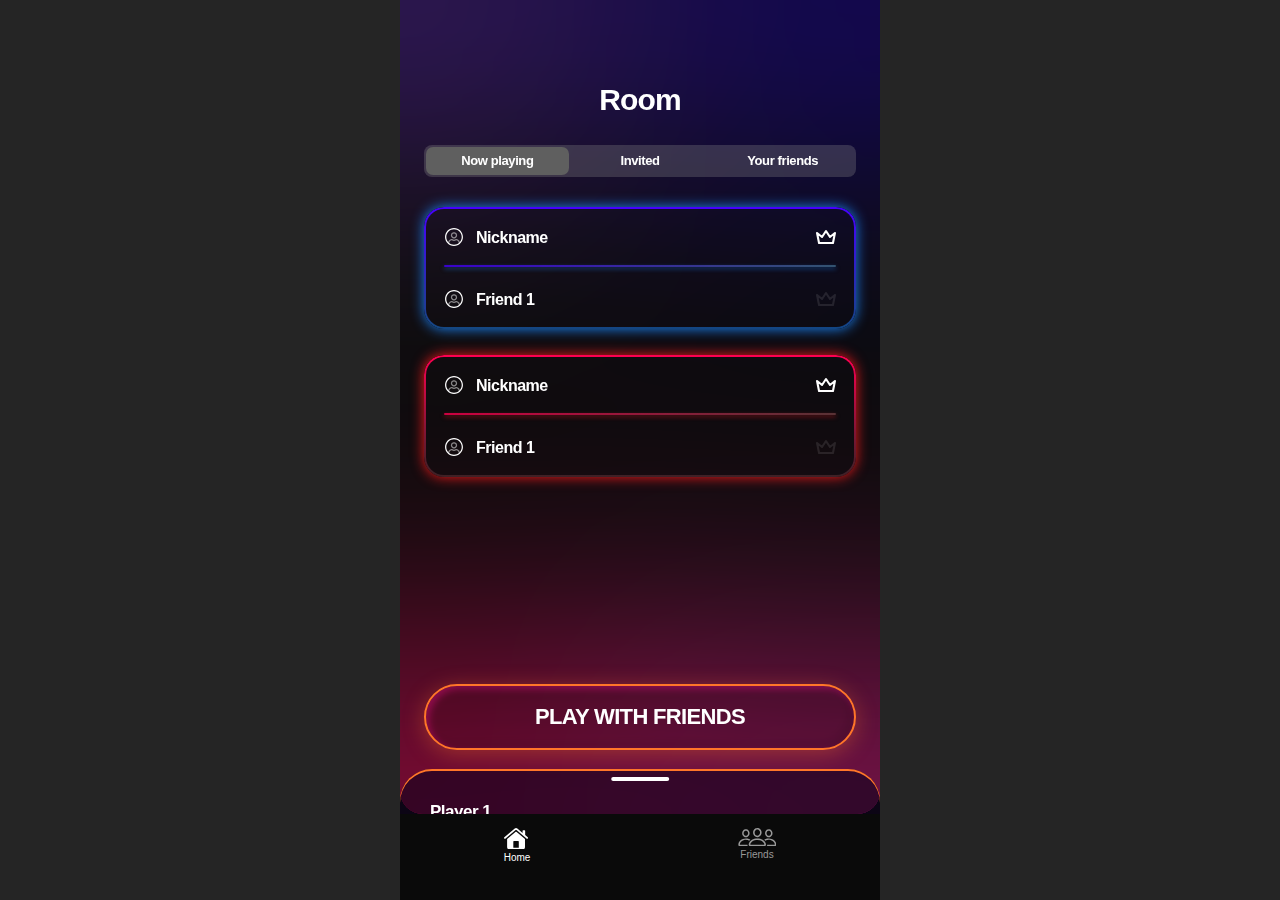
<file: room-now-playing-2x2.html>
<!DOCTYPE html>
<html lang="en">
  <head>
    <meta charset="UTF-8" />
    <meta
      name="viewport"
      content="width=device-width, user-scalable=no, initial-scale=1.0, maximum-scale=1.0, minimum-scale=1.0"
    />
    <link rel="stylesheet" href="css/styles.css" />
    <title>MIND AGENTS</title>
  </head>
  <body>
    <div class="visually-hidden">
      <svg
        xmlns="http://www.w3.org/2000/svg"
        xmlns:xlink="http://www.w3.org/1999/xlink"
      >
        <defs>
          <clipPath id="round-button"><path d="M0 0h80v85H0z" /></clipPath>
        </defs>
        <symbol
          id="captain-indicator"
          viewBox="0 0 19.0487 13.3658"
          fill="none"
        >
          <path
            d="M13.31 6.68L18.04 2.89L16.15 12.36L2.89 12.36L1 2.89L5.73 6.68L9.52 1L13.31 6.68Z"
            stroke="currentColor"
            stroke-width="2"
            stroke-linejoin="round"
          />
        </symbol>
        <symbol id="default-user-avatar" viewBox="0 0 34 34">
          <path
            id="Vector"
            d="M1.77 17C1.77 8.58 8.58 1.77 17 1.77C25.41 1.77 32.22 8.58 32.22 17C32.22 25.41 25.41 32.22 17 32.22C8.58 32.22 1.77 25.41 1.77 17ZM17 3.89C13.52 3.89 10.19 5.27 7.73 7.73C5.27 10.19 3.89 13.52 3.89 17C3.89 20.47 5.27 23.8 7.73 26.26C10.19 28.72 13.52 30.1 17 30.1C20.47 30.1 23.8 28.72 26.26 26.26C28.72 23.8 30.1 20.47 30.1 17C30.1 13.52 28.72 10.19 26.26 7.73C23.8 5.27 20.47 3.89 17 3.89Z"
            fill="#FFFFFF"
            fill-opacity="1.000000"
            fill-rule="nonzero"
          />
          <g opacity="0.500000">
            <path
              id="Vector"
              d="M17 10.97C15.18 10.97 13.81 12.39 13.81 14.16C13.81 15.93 15.18 17.35 17 17.35C18.81 17.35 20.18 15.93 20.18 14.16C20.18 12.39 18.81 10.97 17 10.97ZM11.68 14.16C11.68 13.46 11.81 12.77 12.08 12.12C12.34 11.47 12.73 10.89 13.23 10.39C13.72 9.9 14.31 9.51 14.96 9.24C15.6 8.98 16.3 8.84 17 8.85C17.69 8.84 18.39 8.98 19.03 9.24C19.68 9.51 20.27 9.9 20.76 10.39C21.26 10.89 21.65 11.47 21.91 12.12C22.18 12.77 22.31 13.46 22.31 14.16C22.31 14.86 22.18 15.55 21.91 16.2C21.65 16.85 21.26 17.44 20.76 17.93C20.27 18.43 19.68 18.82 19.03 19.08C18.39 19.35 17.69 19.48 17 19.47C16.3 19.48 15.6 19.35 14.96 19.08C14.31 18.82 13.72 18.43 13.23 17.93C12.73 17.44 12.34 16.85 12.08 16.2C11.81 15.55 11.68 14.86 11.68 14.16ZM20.83 22.46C20.72 22.49 20.61 22.54 20.52 22.61C19.81 23.09 18.57 23.72 17 23.72C15.42 23.72 14.18 23.09 13.47 22.61C13.38 22.54 13.27 22.5 13.16 22.47C13.12 22.45 13.07 22.45 13.02 22.46C12.04 22.77 11.01 23.28 10.22 24.1C9.46 24.89 8.89 26.01 8.85 27.64C8.85 27.78 8.82 27.92 8.76 28.05C8.7 28.18 8.62 28.29 8.52 28.39C8.42 28.48 8.3 28.56 8.17 28.61C8.04 28.66 7.9 28.69 7.76 28.68C7.62 28.68 7.49 28.65 7.36 28.59C7.23 28.54 7.11 28.46 7.02 28.35C6.92 28.25 6.85 28.13 6.8 28C6.75 27.87 6.72 27.74 6.72 27.6C6.77 25.43 7.56 23.8 8.69 22.63C9.8 21.48 11.18 20.81 12.39 20.43C13.27 20.16 14.11 20.47 14.66 20.85C15.17 21.19 15.99 21.6 17 21.6C18 21.6 18.82 21.19 19.33 20.85C19.88 20.48 20.72 20.16 21.6 20.43C22.81 20.81 24.19 21.48 25.3 22.63C26.43 23.8 27.22 25.43 27.27 27.6C27.27 27.74 27.24 27.87 27.19 28C27.14 28.13 27.07 28.25 26.97 28.35C26.88 28.46 26.76 28.54 26.63 28.59C26.5 28.65 26.37 28.68 26.23 28.68C26.09 28.69 25.95 28.66 25.82 28.61C25.69 28.56 25.57 28.48 25.47 28.39C25.37 28.29 25.29 28.18 25.23 28.05C25.17 27.92 25.14 27.78 25.14 27.64C25.1 26.01 24.53 24.89 23.77 24.1C22.98 23.28 21.95 22.77 20.97 22.46C20.92 22.45 20.87 22.45 20.83 22.46Z"
              fill="#FFFFFF"
              fill-opacity="1.000000"
              fill-rule="nonzero"
            />
          </g>
        </symbol>
      </svg>
    </div>
    <div id="root">
      <!-- Фоновый компонент -->
      <div class="background-block">
        <div class="background-block__sublayer">
          <div
            class="background-block__layer room-bg-shape room-bg-shape--top-left"
          ></div>
          <div
            class="background-block__layer room-bg-shape room-bg-shape--top-right"
          ></div>
          <div
            class="background-block__layer room-bg-shape room-bg-shape--bottom-left"
          ></div>
          <div
            class="background-block__layer room-bg-shape room-bg-shape--bottom-right"
          ></div>
          <div class="background-block__blur">
            <div class="background-block__shading"></div>
          </div>
          <div class="background-block__blur">
            <div class="background-block__shading"></div>
          </div>
          <!-- <img
                    src="./assets/img/bg-image.png"
                    alt="Background Image"
                    class="background-block__image"
                  /> -->
        </div>
      </div>
      <!-- Сетка страницы -->
      <div class="grid-container">
        <header class="grid-title">
          <h1 class="title">Room</h1>
        </header>
        <div class="grid-tabs">
          <div class="tab-panel">
            <button
              class="tab-button tab-button--active"
              data-tab="now-playing"
            >
              Now playing
            </button>
            <button class="tab-button" data-tab="invited">Invited</button>
            <button class="tab-button" data-tab="friends">Your friends</button>
          </div>
        </div>
        <main class="grid-main">
          <div class="teams-container">
            <section class="team-box team-box--blue team-box--size-2">
              <div class="team-box__wrapper team-box__wrapper--dividers-blue">
                <div class="player-in-team-box">
                  <div class="player-in-team-box__container">
                    <div class="player-in-team-box__avatar-nickname-block">
                      <svg width="20" height="20">
                        <use xlink:href="#default-user-avatar"></use>
                      </svg>
                      <span class="player-in-team-box__user-name"
                        >Nickname</span
                      >
                    </div>
                    <div
                      class="player-in-team-box__captain-indicator player-in-team-box__captain-indicator--active"
                    >
                      <svg
                        class="player-in-team-box__icon"
                        width="20"
                        height="20"
                      >
                        <use xlink:href="#captain-indicator"></use>
                      </svg>
                    </div>
                  </div>
                </div>

                <div class="player-in-team-box">
                  <div class="player-in-team-box__container">
                    <div class="player-in-team-box__avatar-nickname-block">
                      <svg width="20" height="20">
                        <use xlink:href="#default-user-avatar"></use>
                      </svg>
                      <span class="player-in-team-box__user-name"
                        >Friend 1</span
                      >
                    </div>
                    <div class="player-in-team-box__captain-indicator">
                      <svg
                        class="player-in-team-box__icon"
                        width="20"
                        height="20"
                      >
                        <use xlink:href="#captain-indicator"></use>
                      </svg>
                    </div>
                  </div>
                </div>
              </div>
            </section>
            <section class="team-box team-box--red team-box--size-2">
              <div class="team-box__wrapper team-box__wrapper--dividers-red">
                <div class="player-in-team-box">
                  <div class="player-in-team-box__container">
                    <div class="player-in-team-box__avatar-nickname-block">
                      <svg width="20" height="20">
                        <use xlink:href="#default-user-avatar"></use>
                      </svg>
                      <span class="player-in-team-box__user-name"
                        >Nickname</span
                      >
                    </div>
                    <div
                      class="player-in-team-box__captain-indicator player-in-team-box__captain-indicator--active"
                    >
                      <svg
                        class="player-in-team-box__icon"
                        width="20"
                        height="20"
                      >
                        <use xlink:href="#captain-indicator"></use>
                      </svg>
                    </div>
                  </div>
                </div>

                <div class="player-in-team-box">
                  <div class="player-in-team-box__container">
                    <div class="player-in-team-box__avatar-nickname-block">
                      <svg width="20" height="20">
                        <use xlink:href="#default-user-avatar"></use>
                      </svg>
                      <span class="player-in-team-box__user-name"
                        >Friend 1</span
                      >
                    </div>
                    <div class="player-in-team-box__captain-indicator">
                      <svg
                        class="player-in-team-box__icon"
                        width="20"
                        height="20"
                      >
                        <use xlink:href="#captain-indicator"></use>
                      </svg>
                    </div>
                  </div>
                </div>
              </div>
            </section>
          </div>
        </main>
        <div class="grid-btns">
          <button class="play-btn play-btn--room-screen">
            PLAY WITH FRIENDS
          </button>
        </div>
        <div class="grid-scores"></div>
        <footer class="grid-nav">
          <!-- Меню навигации -->
          <nav class="navigation">
            <ul class="navigation__list">
              <li class="navigation__item">
                <a class="navigation__icon navigation__icon--active">
                  <svg
                    width="24.125000"
                    height="21.335938"
                    viewBox="0 0 24.125 21.3359"
                    xmlns="http://www.w3.org/2000/svg"
                    xmlns:xlink="http://www.w3.org/1999/xlink"
                  >
                    <path
                      id="Symbol"
                      d="M0.24 10.54C0.4 10.71 0.62 10.79 0.9 10.79Q1.03 10.79 1.15 10.75Q1.22 10.73 1.28 10.7C1.4 10.64 1.51 10.56 1.62 10.47L11.63 2.07C11.76 1.96 11.91 1.9 12.06 1.9C12.21 1.9 12.35 1.96 12.49 2.07L22.5 10.47C22.6 10.56 22.72 10.64 22.83 10.7C22.95 10.76 23.08 10.79 23.21 10.79C23.5 10.79 23.72 10.71 23.88 10.54C24.04 10.37 24.12 10.17 24.12 9.95C24.12 9.82 24.09 9.7 24.03 9.58C23.98 9.46 23.89 9.34 23.77 9.25L21.17 7.07L21.17 2.96C21.17 2.76 21.11 2.6 20.99 2.48C20.86 2.35 20.7 2.29 20.49 2.29L19.25 2.29C19.05 2.29 18.88 2.35 18.75 2.48C18.63 2.6 18.57 2.76 18.57 2.96L18.57 4.88L13.36 0.51C12.96 0.17 12.52 0 12.06 0C11.59 0 11.16 0.17 10.75 0.51L0.35 9.25C0.23 9.34 0.14 9.46 0.08 9.58C0.02 9.7 0 9.82 0 9.95C0 10.17 0.08 10.37 0.24 10.54ZM3.11 11.03L3.11 19.12C3.11 19.81 3.31 20.35 3.71 20.75C4.12 21.14 4.68 21.33 5.39 21.33L18.72 21.33C19.43 21.33 19.99 21.14 20.39 20.75C20.8 20.35 21 19.81 21 19.12L21 11.04L12.68 4.07Q12.42 3.83 12.13 3.81Q12.09 3.81 12.05 3.81C11.83 3.81 11.62 3.89 11.42 4.07L3.11 11.03ZM14.8 13.72L14.8 19.64L9.32 19.64L9.32 13.72C9.32 13.5 9.38 13.32 9.52 13.18C9.65 13.05 9.83 12.98 10.06 12.98L14.07 12.98C14.29 12.98 14.47 13.05 14.6 13.18C14.73 13.32 14.8 13.5 14.8 13.72Z"
                      fill="currentColor"
                      fill-opacity="1.000000"
                      fill-rule="evenodd"
                    />
                  </svg>
                  <span class="navigation__icon-label">Home</span>
                </a>
              </li>
              <li class="navigation__item">
                <a class="navigation__icon">
                  <svg
                    width="38.664062"
                    height="18.341875"
                    viewBox="0 0 38.6641 18.6719"
                    xmlns="http://www.w3.org/2000/svg"
                    xmlns:xlink="http://www.w3.org/1999/xlink"
                  >
                    <path
                      id="Symbol"
                      d="M17.64 8.98C18.16 9.22 18.72 9.34 19.32 9.34Q20.01 9.34 20.62 9.13Q20.82 9.06 21.01 8.97C21.54 8.73 22 8.39 22.39 7.96C22.79 7.52 23.1 7.02 23.32 6.46C23.55 5.88 23.67 5.27 23.67 4.61C23.67 3.97 23.55 3.37 23.32 2.82C23.1 2.26 22.79 1.77 22.39 1.35Q22.09 1.03 21.74 0.78Q21.4 0.53 21.01 0.35C20.48 0.11 19.92 0 19.32 0Q18.7 3.27e-7 18.12 0.17Q17.88 0.25 17.64 0.35C17.11 0.59 16.65 0.93 16.25 1.35C15.85 1.78 15.54 2.28 15.32 2.84C15.09 3.4 14.98 3.99 14.99 4.63C14.99 5.28 15.1 5.9 15.32 6.46C15.55 7.03 15.86 7.53 16.25 7.96C16.65 8.4 17.11 8.73 17.64 8.98ZM5.75 8.92C6.33 9.29 6.96 9.47 7.66 9.47C8.36 9.47 8.99 9.29 9.57 8.92C10.14 8.54 10.59 8.04 10.93 7.42C11.27 6.79 11.44 6.09 11.44 5.32C11.44 4.76 11.34 4.23 11.14 3.75Q10.91 3.18 10.55 2.72Q10.44 2.58 10.32 2.46C9.98 2.09 9.58 1.8 9.12 1.59C8.67 1.38 8.18 1.27 7.66 1.27C7.14 1.27 6.65 1.38 6.19 1.59C5.73 1.8 5.33 2.1 4.98 2.47C4.64 2.84 4.36 3.27 4.17 3.76C3.97 4.25 3.88 4.77 3.88 5.33Q3.88 6.26 4.22 7.05Q4.3 7.24 4.39 7.42Q4.74 8.06 5.25 8.52Q5.48 8.74 5.75 8.92ZM29.09 8.92C29.66 9.29 30.3 9.47 31 9.47Q31.57 9.47 32.08 9.3Q32.51 9.17 32.89 8.92C33.47 8.54 33.92 8.04 34.26 7.42Q34.36 7.24 34.44 7.05Q34.77 6.26 34.78 5.33C34.78 4.77 34.68 4.25 34.48 3.76Q34.25 3.19 33.88 2.73Q33.78 2.6 33.66 2.47C33.31 2.1 32.91 1.8 32.45 1.59C32 1.38 31.51 1.27 31 1.27Q30.44 1.27 29.93 1.43Q29.72 1.5 29.52 1.59C29.07 1.8 28.66 2.09 28.32 2.46C27.97 2.83 27.7 3.26 27.5 3.75C27.31 4.23 27.21 4.76 27.21 5.32C27.21 6.09 27.38 6.79 27.72 7.42C28.06 8.04 28.52 8.54 29.09 8.92ZM20.69 7.39C20.28 7.67 19.82 7.81 19.32 7.81C18.82 7.81 18.36 7.67 17.95 7.39C17.54 7.1 17.21 6.72 16.96 6.25C16.71 5.76 16.59 5.22 16.59 4.63C16.58 4.05 16.71 3.53 16.96 3.07C17.21 2.6 17.54 2.22 17.96 1.95C18.37 1.67 18.83 1.53 19.32 1.53C19.82 1.53 20.28 1.67 20.69 1.94C21.11 2.21 21.44 2.58 21.68 3.04Q21.72 3.1 21.75 3.17Q22.06 3.82 22.06 4.61Q22.06 5.39 21.77 6.04Q21.73 6.14 21.68 6.23C21.44 6.71 21.11 7.1 20.69 7.39ZM8.79 7.6C8.45 7.84 8.07 7.96 7.66 7.96C7.24 7.96 6.86 7.84 6.52 7.6C6.17 7.37 5.9 7.05 5.69 6.66C5.49 6.26 5.39 5.82 5.39 5.33Q5.39 4.76 5.59 4.27Q5.63 4.16 5.69 4.05C5.9 3.66 6.17 3.35 6.52 3.12C6.87 2.89 7.25 2.78 7.66 2.78C8.08 2.78 8.46 2.89 8.8 3.12Q8.94 3.21 9.06 3.32Q9.4 3.61 9.62 4.03C9.83 4.42 9.93 4.85 9.93 5.32C9.93 5.81 9.83 6.26 9.62 6.66C9.42 7.05 9.14 7.37 8.79 7.6ZM32.13 7.6C31.78 7.84 31.41 7.96 31 7.96Q30.7 7.96 30.43 7.88Q30.12 7.79 29.85 7.6Q29.73 7.52 29.62 7.43Q29.26 7.12 29.03 6.66C28.82 6.26 28.72 5.81 28.72 5.32Q28.72 4.75 28.92 4.26Q28.97 4.14 29.03 4.03Q29.25 3.61 29.59 3.32Q29.71 3.21 29.85 3.12C30.2 2.89 30.58 2.78 31 2.78C31.41 2.78 31.78 2.89 32.13 3.12C32.47 3.35 32.75 3.66 32.95 4.05C33.16 4.44 33.26 4.86 33.26 5.33C33.26 5.82 33.16 6.26 32.95 6.66Q32.71 7.12 32.35 7.43Q32.25 7.52 32.13 7.6ZM0.5 18.23C0.84 18.52 1.35 18.67 2.03 18.67L10.07 18.67C9.91 18.57 9.77 18.45 9.64 18.28Q9.63 18.26 9.61 18.24Q9.45 18.02 9.36 17.75C9.29 17.55 9.27 17.36 9.28 17.16L1.94 17.16C1.8 17.16 1.71 17.13 1.64 17.07C1.59 17.02 1.56 16.94 1.56 16.82C1.56 16.2 1.72 15.61 2.03 15.04C2.36 14.47 2.8 13.97 3.36 13.53Q4.21 12.86 5.31 12.47C6.04 12.21 6.82 12.08 7.64 12.08Q8.28 12.08 8.89 12.19C9.29 12.26 9.68 12.36 10.05 12.5C10.42 12.64 10.76 12.8 11.07 13C11.22 12.79 11.39 12.6 11.58 12.42Q11.86 12.14 12.21 11.9C11.78 11.61 11.32 11.37 10.82 11.17C10.32 10.98 9.8 10.83 9.27 10.73C8.74 10.63 8.2 10.58 7.64 10.58Q6.03 10.58 4.64 11.1Q3.25 11.63 2.21 12.53C1.51 13.13 0.97 13.81 0.58 14.57Q0.17 15.37 0.05 16.21Q-7.63e-6 16.57 -7.63e-6 16.94C-7.63e-6 17.51 0.16 17.94 0.5 18.23ZM28.57 18.67L36.62 18.67Q37.64 18.67 38.14 18.23Q38.24 18.15 38.31 18.06Q38.66 17.64 38.66 16.94Q38.66 16.57 38.61 16.21Q38.48 15.37 38.07 14.57C37.68 13.81 37.14 13.13 36.44 12.53Q35.4 11.63 34 11.1C33.08 10.76 32.08 10.58 31 10.58C30.45 10.58 29.91 10.63 29.37 10.73C28.84 10.83 28.32 10.98 27.82 11.17C27.33 11.37 26.86 11.61 26.43 11.9Q26.78 12.14 27.07 12.42C27.25 12.6 27.42 12.79 27.57 13C27.89 12.8 28.23 12.64 28.6 12.5C28.97 12.36 29.36 12.26 29.76 12.19C30.17 12.12 30.58 12.08 31 12.08C31.83 12.08 32.6 12.21 33.33 12.47Q34.43 12.86 35.28 13.53C35.84 13.97 36.28 14.47 36.6 15.04C36.93 15.61 37.09 16.2 37.09 16.82Q37.09 16.99 37 17.07Q37 17.07 37 17.07C36.94 17.13 36.84 17.16 36.71 17.16L29.35 17.16Q29.36 17.27 29.36 17.38Q29.34 17.56 29.28 17.75Q29.22 17.93 29.13 18.1Q29.07 18.2 29 18.28C28.88 18.45 28.73 18.57 28.57 18.67ZM10.53 17.02C10.53 18.12 11.33 18.67 12.93 18.67L25.7 18.67Q27.34 18.67 27.87 17.9Q28.11 17.54 28.11 17.02Q28.11 16.2 27.71 15.31C27.45 14.71 27.06 14.14 26.56 13.58C26.06 13.02 25.45 12.52 24.73 12.07Q23.65 11.39 22.29 11C21.39 10.72 20.39 10.59 19.32 10.59C18.24 10.59 17.24 10.72 16.33 11Q14.97 11.39 13.89 12.07C13.18 12.52 12.57 13.02 12.07 13.58Q11.32 14.42 10.92 15.31C10.66 15.9 10.53 16.47 10.53 17.02ZM26.33 17.05C26.26 17.1 26.15 17.13 25.98 17.13L12.65 17.13Q12.4 17.13 12.3 17.05C12.23 17 12.2 16.91 12.2 16.79C12.2 16.45 12.3 16.08 12.5 15.66C12.7 15.25 13 14.84 13.39 14.42Q13.98 13.8 14.84 13.28C15.42 12.94 16.08 12.66 16.83 12.45C17.58 12.24 18.41 12.14 19.32 12.14Q20.67 12.14 21.8 12.45C22.55 12.66 23.21 12.94 23.78 13.28Q24.65 13.8 25.24 14.42C25.63 14.84 25.92 15.25 26.13 15.66C26.33 16.08 26.43 16.45 26.43 16.79C26.43 16.91 26.4 17 26.33 17.05Z"
                      fill="currentColor"
                      fill-opacity="1.000000"
                      fill-rule="evenodd"
                    />
                  </svg>
                  <span class="navigation__icon-label">Friends</span>
                </a>
              </li>
            </ul>
          </nav>
        </footer>
      </div>

      <div class="chat-modal">
        <div class="chat-modal__overlay"></div>
        <div class="chat-modal__wrapper">
          <div class="chat-modal__drag-handle"></div>
          <div class="chat-modal__scroll-wrapper">
            <section class="chat">
              <article class="chat__message">
                <header class="chat__header">Player 1</header>
                <p class="chat__text">
                  Lacinia et. Urna pellentesque platea ut. Lorem ex. Malesuada
                  imperdiet justo nec amet amet, luctus venenatis dolor dictum
                  justo elit.
                </p>
              </article>

              <article class="chat__message chat__message--server-message">
                <header class="chat__header chat__header--server">
                  SERVER
                </header>
                <p class="chat__text">
                  Player 2 is <span class="chat--invited">invited</span> to the
                  game
                </p>
              </article>

              <article class="chat__message chat__message--server-message">
                <header class="chat__header chat__header--server">
                  SERVER
                </header>
                <p class="chat__text">
                  Player 3 is <span class="chat--waiting">waiting</span> for the
                  game
                </p>
              </article>

              <article class="chat__message chat__message--server-message">
                <header class="chat__header chat__header--server">
                  SERVER
                </header>
                <p class="chat__text">
                  Player 4 <span class="chat--declined">declined</span> the game
                </p>
              </article>

              <article class="chat__message">
                <header class="chat__header chat__header--you">
                  YourNickName
                </header>
                <p class="chat__text">
                  Lacinia et. Urna pellentesque platea ut. Lorem ex. Malesuada
                  imperdiet justo nec amet amet, luctus venenatis dolor dictum
                  justo elit.
                </p>
              </article>

              <article class="chat__message">
                <header class="chat__header">Player 99</header>
                <p class="chat__text">
                  Lacinia et. Urna pellentesque platea ut. Lorem ex. Malesuada
                  imperdiet justo nec amet amet, luctus venenatis dolor dictum
                  justo elit.
                </p>
              </article>

              <article class="chat__message">
                <header class="chat__header">Player 777</header>
                <p class="chat__text">
                  Lacinia et. Urna pellentesque platea ut. Lorem ex. Malesuada
                  imperdiet justo nec amet amet, luctus venenatis dolor dictum
                  justo elit.
                </p>
              </article>
            </section>
          </div>
        </div>
      </div>
    </div>
    <script type="module" src="js/script.js"></script>
  </body>
</html>
</file>
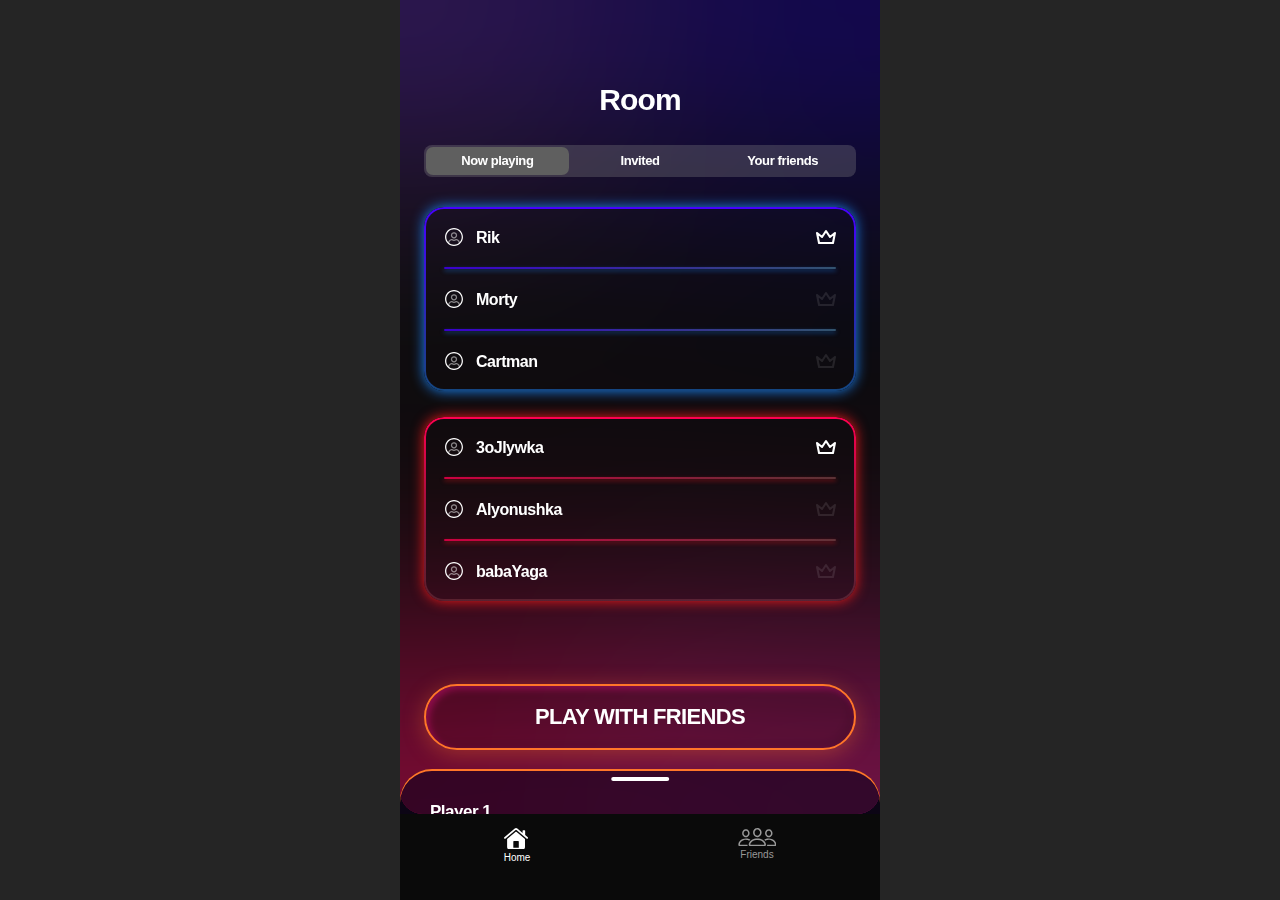
<file: room-now-playing-3x3.html>
<!DOCTYPE html>
<html lang="en">
  <head>
    <meta charset="UTF-8" />
    <meta
      name="viewport"
      content="width=device-width, user-scalable=no, initial-scale=1.0, maximum-scale=1.0, minimum-scale=1.0"
    />
    <link rel="stylesheet" href="css/styles.css" />
    <title>MIND AGENTS</title>
  </head>
  <body>
    <div class="visually-hidden">
      <svg
        xmlns="http://www.w3.org/2000/svg"
        xmlns:xlink="http://www.w3.org/1999/xlink"
      >
        <defs>
          <clipPath id="round-button"><path d="M0 0h80v85H0z" /></clipPath>
        </defs>
        <symbol
          id="captain-indicator"
          viewBox="0 0 19.0487 13.3658"
          fill="none"
        >
          <path
            d="M13.31 6.68L18.04 2.89L16.15 12.36L2.89 12.36L1 2.89L5.73 6.68L9.52 1L13.31 6.68Z"
            stroke="currentColor"
            stroke-width="2"
            stroke-linejoin="round"
          />
        </symbol>
        <symbol id="default-user-avatar" viewBox="0 0 34 34">
          <path
            id="Vector"
            d="M1.77 17C1.77 8.58 8.58 1.77 17 1.77C25.41 1.77 32.22 8.58 32.22 17C32.22 25.41 25.41 32.22 17 32.22C8.58 32.22 1.77 25.41 1.77 17ZM17 3.89C13.52 3.89 10.19 5.27 7.73 7.73C5.27 10.19 3.89 13.52 3.89 17C3.89 20.47 5.27 23.8 7.73 26.26C10.19 28.72 13.52 30.1 17 30.1C20.47 30.1 23.8 28.72 26.26 26.26C28.72 23.8 30.1 20.47 30.1 17C30.1 13.52 28.72 10.19 26.26 7.73C23.8 5.27 20.47 3.89 17 3.89Z"
            fill="#FFFFFF"
            fill-opacity="1.000000"
            fill-rule="nonzero"
          />
          <g opacity="0.500000">
            <path
              id="Vector"
              d="M17 10.97C15.18 10.97 13.81 12.39 13.81 14.16C13.81 15.93 15.18 17.35 17 17.35C18.81 17.35 20.18 15.93 20.18 14.16C20.18 12.39 18.81 10.97 17 10.97ZM11.68 14.16C11.68 13.46 11.81 12.77 12.08 12.12C12.34 11.47 12.73 10.89 13.23 10.39C13.72 9.9 14.31 9.51 14.96 9.24C15.6 8.98 16.3 8.84 17 8.85C17.69 8.84 18.39 8.98 19.03 9.24C19.68 9.51 20.27 9.9 20.76 10.39C21.26 10.89 21.65 11.47 21.91 12.12C22.18 12.77 22.31 13.46 22.31 14.16C22.31 14.86 22.18 15.55 21.91 16.2C21.65 16.85 21.26 17.44 20.76 17.93C20.27 18.43 19.68 18.82 19.03 19.08C18.39 19.35 17.69 19.48 17 19.47C16.3 19.48 15.6 19.35 14.96 19.08C14.31 18.82 13.72 18.43 13.23 17.93C12.73 17.44 12.34 16.85 12.08 16.2C11.81 15.55 11.68 14.86 11.68 14.16ZM20.83 22.46C20.72 22.49 20.61 22.54 20.52 22.61C19.81 23.09 18.57 23.72 17 23.72C15.42 23.72 14.18 23.09 13.47 22.61C13.38 22.54 13.27 22.5 13.16 22.47C13.12 22.45 13.07 22.45 13.02 22.46C12.04 22.77 11.01 23.28 10.22 24.1C9.46 24.89 8.89 26.01 8.85 27.64C8.85 27.78 8.82 27.92 8.76 28.05C8.7 28.18 8.62 28.29 8.52 28.39C8.42 28.48 8.3 28.56 8.17 28.61C8.04 28.66 7.9 28.69 7.76 28.68C7.62 28.68 7.49 28.65 7.36 28.59C7.23 28.54 7.11 28.46 7.02 28.35C6.92 28.25 6.85 28.13 6.8 28C6.75 27.87 6.72 27.74 6.72 27.6C6.77 25.43 7.56 23.8 8.69 22.63C9.8 21.48 11.18 20.81 12.39 20.43C13.27 20.16 14.11 20.47 14.66 20.85C15.17 21.19 15.99 21.6 17 21.6C18 21.6 18.82 21.19 19.33 20.85C19.88 20.48 20.72 20.16 21.6 20.43C22.81 20.81 24.19 21.48 25.3 22.63C26.43 23.8 27.22 25.43 27.27 27.6C27.27 27.74 27.24 27.87 27.19 28C27.14 28.13 27.07 28.25 26.97 28.35C26.88 28.46 26.76 28.54 26.63 28.59C26.5 28.65 26.37 28.68 26.23 28.68C26.09 28.69 25.95 28.66 25.82 28.61C25.69 28.56 25.57 28.48 25.47 28.39C25.37 28.29 25.29 28.18 25.23 28.05C25.17 27.92 25.14 27.78 25.14 27.64C25.1 26.01 24.53 24.89 23.77 24.1C22.98 23.28 21.95 22.77 20.97 22.46C20.92 22.45 20.87 22.45 20.83 22.46Z"
              fill="#FFFFFF"
              fill-opacity="1.000000"
              fill-rule="nonzero"
            />
          </g>
        </symbol>
      </svg>
    </div>
    <div id="root">
      <!-- Фоновый компонент -->
      <div class="background-block">
        <div class="background-block__sublayer">
          <div
            class="background-block__layer room-bg-shape room-bg-shape--top-left"
          ></div>
          <div
            class="background-block__layer room-bg-shape room-bg-shape--top-right"
          ></div>
          <div
            class="background-block__layer room-bg-shape room-bg-shape--bottom-left"
          ></div>
          <div
            class="background-block__layer room-bg-shape room-bg-shape--bottom-right"
          ></div>
          <div class="background-block__blur">
            <div class="background-block__shading"></div>
          </div>
          <div class="background-block__blur">
            <div class="background-block__shading"></div>
          </div>
          <!-- <img
                    src="./assets/img/bg-image.png"
                    alt="Background Image"
                    class="background-block__image"
                  /> -->
        </div>
      </div>
      <!-- Сетка страницы -->
      <div class="grid-container">
        <header class="grid-title">
          <h1 class="title">Room</h1>
        </header>
        <div class="grid-tabs">
          <div class="tab-panel">
            <button
              class="tab-button tab-button--active"
              data-tab="now-playing"
            >
              Now playing
            </button>
            <button class="tab-button" data-tab="invited">Invited</button>
            <button class="tab-button" data-tab="friends">Your friends</button>
          </div>
        </div>
        <main class="grid-main">
          <div class="teams-container">
            <section class="team-box team-box--blue team-box--size-3">
              <div class="team-box__wrapper team-box__wrapper--dividers-blue">
                <div class="player-in-team-box">
                  <div class="player-in-team-box__container">
                    <div class="player-in-team-box__avatar-nickname-block">
                      <svg width="20" height="20">
                        <use xlink:href="#default-user-avatar"></use>
                      </svg>
                      <span class="player-in-team-box__user-name"
                        >Rik</span
                      >
                    </div>
                    <div
                      class="player-in-team-box__captain-indicator player-in-team-box__captain-indicator--active"
                    >
                      <svg
                        class="player-in-team-box__icon"
                        width="20"
                        height="20"
                      >
                        <use xlink:href="#captain-indicator"></use>
                      </svg>
                    </div>
                  </div>
                </div>

                <div class="player-in-team-box">
                  <div class="player-in-team-box__container">
                    <div class="player-in-team-box__avatar-nickname-block">
                      <svg width="20" height="20">
                        <use xlink:href="#default-user-avatar"></use>
                      </svg>
                      <span class="player-in-team-box__user-name"
                        >Morty</span
                      >
                    </div>
                    <div class="player-in-team-box__captain-indicator">
                      <svg
                        class="player-in-team-box__icon"
                        width="20"
                        height="20"
                      >
                        <use xlink:href="#captain-indicator"></use>
                      </svg>
                    </div>
                  </div>
                </div>

                <div class="player-in-team-box">
                  <div class="player-in-team-box__container">
                    <div class="player-in-team-box__avatar-nickname-block">
                      <svg width="20" height="20">
                        <use xlink:href="#default-user-avatar"></use>
                      </svg>
                      <span class="player-in-team-box__user-name"
                        >Cartman</span
                      >
                    </div>
                    <div class="player-in-team-box__captain-indicator">
                      <svg
                        class="player-in-team-box__icon"
                        width="20"
                        height="20"
                      >
                        <use xlink:href="#captain-indicator"></use>
                      </svg>
                    </div>
                  </div>
                </div>
              </div>
            </section>
            <section class="team-box team-box--red team-box--size-3">
              <div class="team-box__wrapper team-box__wrapper--dividers-red">
                <div class="player-in-team-box">
                  <div class="player-in-team-box__container">
                    <div class="player-in-team-box__avatar-nickname-block">
                      <svg width="20" height="20">
                        <use xlink:href="#default-user-avatar"></use>
                      </svg>
                      <span class="player-in-team-box__user-name"
                        >3oJlywka</span
                      >
                    </div>
                    <div
                      class="player-in-team-box__captain-indicator player-in-team-box__captain-indicator--active"
                    >
                      <svg
                        class="player-in-team-box__icon"
                        width="20"
                        height="20"
                      >
                        <use xlink:href="#captain-indicator"></use>
                      </svg>
                    </div>
                  </div>
                </div>

                <div class="player-in-team-box">
                  <div class="player-in-team-box__container">
                    <div class="player-in-team-box__avatar-nickname-block">
                      <svg width="20" height="20">
                        <use xlink:href="#default-user-avatar"></use>
                      </svg>
                      <span class="player-in-team-box__user-name"
                        >Alyonushka</span
                      >
                    </div>
                    <div class="player-in-team-box__captain-indicator">
                      <svg
                        class="player-in-team-box__icon"
                        width="20"
                        height="20"
                      >
                        <use xlink:href="#captain-indicator"></use>
                      </svg>
                    </div>
                  </div>
                </div>

                <div class="player-in-team-box">
                  <div class="player-in-team-box__container">
                    <div class="player-in-team-box__avatar-nickname-block">
                      <svg width="20" height="20">
                        <use xlink:href="#default-user-avatar"></use>
                      </svg>
                      <span class="player-in-team-box__user-name"
                        >babaYaga</span
                      >
                    </div>
                    <div class="player-in-team-box__captain-indicator">
                      <svg
                        class="player-in-team-box__icon"
                        width="20"
                        height="20"
                      >
                        <use xlink:href="#captain-indicator"></use>
                      </svg>
                    </div>
                  </div>
                </div>
              </div>
            </section>
          </div>
        </main>
        <div class="grid-btns">
          <button class="play-btn play-btn--room-screen">
            PLAY WITH FRIENDS
          </button>
        </div>
        <div class="grid-scores"></div>
        <footer class="grid-nav">
          <!-- Меню навигации -->
          <nav class="navigation">
            <ul class="navigation__list">
              <li class="navigation__item">
                <a class="navigation__icon navigation__icon--active">
                  <svg
                    width="24.125000"
                    height="21.335938"
                    viewBox="0 0 24.125 21.3359"
                    xmlns="http://www.w3.org/2000/svg"
                    xmlns:xlink="http://www.w3.org/1999/xlink"
                  >
                    <path
                      id="Symbol"
                      d="M0.24 10.54C0.4 10.71 0.62 10.79 0.9 10.79Q1.03 10.79 1.15 10.75Q1.22 10.73 1.28 10.7C1.4 10.64 1.51 10.56 1.62 10.47L11.63 2.07C11.76 1.96 11.91 1.9 12.06 1.9C12.21 1.9 12.35 1.96 12.49 2.07L22.5 10.47C22.6 10.56 22.72 10.64 22.83 10.7C22.95 10.76 23.08 10.79 23.21 10.79C23.5 10.79 23.72 10.71 23.88 10.54C24.04 10.37 24.12 10.17 24.12 9.95C24.12 9.82 24.09 9.7 24.03 9.58C23.98 9.46 23.89 9.34 23.77 9.25L21.17 7.07L21.17 2.96C21.17 2.76 21.11 2.6 20.99 2.48C20.86 2.35 20.7 2.29 20.49 2.29L19.25 2.29C19.05 2.29 18.88 2.35 18.75 2.48C18.63 2.6 18.57 2.76 18.57 2.96L18.57 4.88L13.36 0.51C12.96 0.17 12.52 0 12.06 0C11.59 0 11.16 0.17 10.75 0.51L0.35 9.25C0.23 9.34 0.14 9.46 0.08 9.58C0.02 9.7 0 9.82 0 9.95C0 10.17 0.08 10.37 0.24 10.54ZM3.11 11.03L3.11 19.12C3.11 19.81 3.31 20.35 3.71 20.75C4.12 21.14 4.68 21.33 5.39 21.33L18.72 21.33C19.43 21.33 19.99 21.14 20.39 20.75C20.8 20.35 21 19.81 21 19.12L21 11.04L12.68 4.07Q12.42 3.83 12.13 3.81Q12.09 3.81 12.05 3.81C11.83 3.81 11.62 3.89 11.42 4.07L3.11 11.03ZM14.8 13.72L14.8 19.64L9.32 19.64L9.32 13.72C9.32 13.5 9.38 13.32 9.52 13.18C9.65 13.05 9.83 12.98 10.06 12.98L14.07 12.98C14.29 12.98 14.47 13.05 14.6 13.18C14.73 13.32 14.8 13.5 14.8 13.72Z"
                      fill="currentColor"
                      fill-opacity="1.000000"
                      fill-rule="evenodd"
                    />
                  </svg>
                  <span class="navigation__icon-label">Home</span>
                </a>
              </li>
              <li class="navigation__item">
                <a class="navigation__icon">
                  <svg
                    width="38.664062"
                    height="18.341875"
                    viewBox="0 0 38.6641 18.6719"
                    xmlns="http://www.w3.org/2000/svg"
                    xmlns:xlink="http://www.w3.org/1999/xlink"
                  >
                    <path
                      id="Symbol"
                      d="M17.64 8.98C18.16 9.22 18.72 9.34 19.32 9.34Q20.01 9.34 20.62 9.13Q20.82 9.06 21.01 8.97C21.54 8.73 22 8.39 22.39 7.96C22.79 7.52 23.1 7.02 23.32 6.46C23.55 5.88 23.67 5.27 23.67 4.61C23.67 3.97 23.55 3.37 23.32 2.82C23.1 2.26 22.79 1.77 22.39 1.35Q22.09 1.03 21.74 0.78Q21.4 0.53 21.01 0.35C20.48 0.11 19.92 0 19.32 0Q18.7 3.27e-7 18.12 0.17Q17.88 0.25 17.64 0.35C17.11 0.59 16.65 0.93 16.25 1.35C15.85 1.78 15.54 2.28 15.32 2.84C15.09 3.4 14.98 3.99 14.99 4.63C14.99 5.28 15.1 5.9 15.32 6.46C15.55 7.03 15.86 7.53 16.25 7.96C16.65 8.4 17.11 8.73 17.64 8.98ZM5.75 8.92C6.33 9.29 6.96 9.47 7.66 9.47C8.36 9.47 8.99 9.29 9.57 8.92C10.14 8.54 10.59 8.04 10.93 7.42C11.27 6.79 11.44 6.09 11.44 5.32C11.44 4.76 11.34 4.23 11.14 3.75Q10.91 3.18 10.55 2.72Q10.44 2.58 10.32 2.46C9.98 2.09 9.58 1.8 9.12 1.59C8.67 1.38 8.18 1.27 7.66 1.27C7.14 1.27 6.65 1.38 6.19 1.59C5.73 1.8 5.33 2.1 4.98 2.47C4.64 2.84 4.36 3.27 4.17 3.76C3.97 4.25 3.88 4.77 3.88 5.33Q3.88 6.26 4.22 7.05Q4.3 7.24 4.39 7.42Q4.74 8.06 5.25 8.52Q5.48 8.74 5.75 8.92ZM29.09 8.92C29.66 9.29 30.3 9.47 31 9.47Q31.57 9.47 32.08 9.3Q32.51 9.17 32.89 8.92C33.47 8.54 33.92 8.04 34.26 7.42Q34.36 7.24 34.44 7.05Q34.77 6.26 34.78 5.33C34.78 4.77 34.68 4.25 34.48 3.76Q34.25 3.19 33.88 2.73Q33.78 2.6 33.66 2.47C33.31 2.1 32.91 1.8 32.45 1.59C32 1.38 31.51 1.27 31 1.27Q30.44 1.27 29.93 1.43Q29.72 1.5 29.52 1.59C29.07 1.8 28.66 2.09 28.32 2.46C27.97 2.83 27.7 3.26 27.5 3.75C27.31 4.23 27.21 4.76 27.21 5.32C27.21 6.09 27.38 6.79 27.72 7.42C28.06 8.04 28.52 8.54 29.09 8.92ZM20.69 7.39C20.28 7.67 19.82 7.81 19.32 7.81C18.82 7.81 18.36 7.67 17.95 7.39C17.54 7.1 17.21 6.72 16.96 6.25C16.71 5.76 16.59 5.22 16.59 4.63C16.58 4.05 16.71 3.53 16.96 3.07C17.21 2.6 17.54 2.22 17.96 1.95C18.37 1.67 18.83 1.53 19.32 1.53C19.82 1.53 20.28 1.67 20.69 1.94C21.11 2.21 21.44 2.58 21.68 3.04Q21.72 3.1 21.75 3.17Q22.06 3.82 22.06 4.61Q22.06 5.39 21.77 6.04Q21.73 6.14 21.68 6.23C21.44 6.71 21.11 7.1 20.69 7.39ZM8.79 7.6C8.45 7.84 8.07 7.96 7.66 7.96C7.24 7.96 6.86 7.84 6.52 7.6C6.17 7.37 5.9 7.05 5.69 6.66C5.49 6.26 5.39 5.82 5.39 5.33Q5.39 4.76 5.59 4.27Q5.63 4.16 5.69 4.05C5.9 3.66 6.17 3.35 6.52 3.12C6.87 2.89 7.25 2.78 7.66 2.78C8.08 2.78 8.46 2.89 8.8 3.12Q8.94 3.21 9.06 3.32Q9.4 3.61 9.62 4.03C9.83 4.42 9.93 4.85 9.93 5.32C9.93 5.81 9.83 6.26 9.62 6.66C9.42 7.05 9.14 7.37 8.79 7.6ZM32.13 7.6C31.78 7.84 31.41 7.96 31 7.96Q30.7 7.96 30.43 7.88Q30.12 7.79 29.85 7.6Q29.73 7.52 29.62 7.43Q29.26 7.12 29.03 6.66C28.82 6.26 28.72 5.81 28.72 5.32Q28.72 4.75 28.92 4.26Q28.97 4.14 29.03 4.03Q29.25 3.61 29.59 3.32Q29.71 3.21 29.85 3.12C30.2 2.89 30.58 2.78 31 2.78C31.41 2.78 31.78 2.89 32.13 3.12C32.47 3.35 32.75 3.66 32.95 4.05C33.16 4.44 33.26 4.86 33.26 5.33C33.26 5.82 33.16 6.26 32.95 6.66Q32.71 7.12 32.35 7.43Q32.25 7.52 32.13 7.6ZM0.5 18.23C0.84 18.52 1.35 18.67 2.03 18.67L10.07 18.67C9.91 18.57 9.77 18.45 9.64 18.28Q9.63 18.26 9.61 18.24Q9.45 18.02 9.36 17.75C9.29 17.55 9.27 17.36 9.28 17.16L1.94 17.16C1.8 17.16 1.71 17.13 1.64 17.07C1.59 17.02 1.56 16.94 1.56 16.82C1.56 16.2 1.72 15.61 2.03 15.04C2.36 14.47 2.8 13.97 3.36 13.53Q4.21 12.86 5.31 12.47C6.04 12.21 6.82 12.08 7.64 12.08Q8.28 12.08 8.89 12.19C9.29 12.26 9.68 12.36 10.05 12.5C10.42 12.64 10.76 12.8 11.07 13C11.22 12.79 11.39 12.6 11.58 12.42Q11.86 12.14 12.21 11.9C11.78 11.61 11.32 11.37 10.82 11.17C10.32 10.98 9.8 10.83 9.27 10.73C8.74 10.63 8.2 10.58 7.64 10.58Q6.03 10.58 4.64 11.1Q3.25 11.63 2.21 12.53C1.51 13.13 0.97 13.81 0.58 14.57Q0.17 15.37 0.05 16.21Q-7.63e-6 16.57 -7.63e-6 16.94C-7.63e-6 17.51 0.16 17.94 0.5 18.23ZM28.57 18.67L36.62 18.67Q37.64 18.67 38.14 18.23Q38.24 18.15 38.31 18.06Q38.66 17.64 38.66 16.94Q38.66 16.57 38.61 16.21Q38.48 15.37 38.07 14.57C37.68 13.81 37.14 13.13 36.44 12.53Q35.4 11.63 34 11.1C33.08 10.76 32.08 10.58 31 10.58C30.45 10.58 29.91 10.63 29.37 10.73C28.84 10.83 28.32 10.98 27.82 11.17C27.33 11.37 26.86 11.61 26.43 11.9Q26.78 12.14 27.07 12.42C27.25 12.6 27.42 12.79 27.57 13C27.89 12.8 28.23 12.64 28.6 12.5C28.97 12.36 29.36 12.26 29.76 12.19C30.17 12.12 30.58 12.08 31 12.08C31.83 12.08 32.6 12.21 33.33 12.47Q34.43 12.86 35.28 13.53C35.84 13.97 36.28 14.47 36.6 15.04C36.93 15.61 37.09 16.2 37.09 16.82Q37.09 16.99 37 17.07Q37 17.07 37 17.07C36.94 17.13 36.84 17.16 36.71 17.16L29.35 17.16Q29.36 17.27 29.36 17.38Q29.34 17.56 29.28 17.75Q29.22 17.93 29.13 18.1Q29.07 18.2 29 18.28C28.88 18.45 28.73 18.57 28.57 18.67ZM10.53 17.02C10.53 18.12 11.33 18.67 12.93 18.67L25.7 18.67Q27.34 18.67 27.87 17.9Q28.11 17.54 28.11 17.02Q28.11 16.2 27.71 15.31C27.45 14.71 27.06 14.14 26.56 13.58C26.06 13.02 25.45 12.52 24.73 12.07Q23.65 11.39 22.29 11C21.39 10.72 20.39 10.59 19.32 10.59C18.24 10.59 17.24 10.72 16.33 11Q14.97 11.39 13.89 12.07C13.18 12.52 12.57 13.02 12.07 13.58Q11.32 14.42 10.92 15.31C10.66 15.9 10.53 16.47 10.53 17.02ZM26.33 17.05C26.26 17.1 26.15 17.13 25.98 17.13L12.65 17.13Q12.4 17.13 12.3 17.05C12.23 17 12.2 16.91 12.2 16.79C12.2 16.45 12.3 16.08 12.5 15.66C12.7 15.25 13 14.84 13.39 14.42Q13.98 13.8 14.84 13.28C15.42 12.94 16.08 12.66 16.83 12.45C17.58 12.24 18.41 12.14 19.32 12.14Q20.67 12.14 21.8 12.45C22.55 12.66 23.21 12.94 23.78 13.28Q24.65 13.8 25.24 14.42C25.63 14.84 25.92 15.25 26.13 15.66C26.33 16.08 26.43 16.45 26.43 16.79C26.43 16.91 26.4 17 26.33 17.05Z"
                      fill="currentColor"
                      fill-opacity="1.000000"
                      fill-rule="evenodd"
                    />
                  </svg>
                  <span class="navigation__icon-label">Friends</span>
                </a>
              </li>
            </ul>
          </nav>
        </footer>
      </div>

      <div class="chat-modal">
        <div class="chat-modal__overlay"></div>
        <div class="chat-modal__wrapper">
          <div class="chat-modal__drag-handle"></div>
          <div class="chat-modal__scroll-wrapper">
            <section class="chat">
              <article class="chat__message">
                <header class="chat__header">Player 1</header>
                <p class="chat__text">
                  Lacinia et. Urna pellentesque platea ut. Lorem ex. Malesuada
                  imperdiet justo nec amet amet, luctus venenatis dolor dictum
                  justo elit.
                </p>
              </article>

              <article class="chat__message chat__message--server-message">
                <header class="chat__header chat__header--server">
                  SERVER
                </header>
                <p class="chat__text">
                  Player 2 is <span class="chat--invited">invited</span> to the
                  game
                </p>
              </article>

              <article class="chat__message chat__message--server-message">
                <header class="chat__header chat__header--server">
                  SERVER
                </header>
                <p class="chat__text">
                  Player 3 is <span class="chat--waiting">waiting</span> for the
                  game
                </p>
              </article>

              <article class="chat__message chat__message--server-message">
                <header class="chat__header chat__header--server">
                  SERVER
                </header>
                <p class="chat__text">
                  Player 4 <span class="chat--declined">declined</span> the game
                </p>
              </article>

              <article class="chat__message">
                <header class="chat__header chat__header--you">
                  YourNickName
                </header>
                <p class="chat__text">
                  Lacinia et. Urna pellentesque platea ut. Lorem ex. Malesuada
                  imperdiet justo nec amet amet, luctus venenatis dolor dictum
                  justo elit.
                </p>
              </article>

              <article class="chat__message">
                <header class="chat__header">Player 99</header>
                <p class="chat__text">
                  Lacinia et. Urna pellentesque platea ut. Lorem ex. Malesuada
                  imperdiet justo nec amet amet, luctus venenatis dolor dictum
                  justo elit.
                </p>
              </article>

              <article class="chat__message">
                <header class="chat__header">Player 777</header>
                <p class="chat__text">
                  Lacinia et. Urna pellentesque platea ut. Lorem ex. Malesuada
                  imperdiet justo nec amet amet, luctus venenatis dolor dictum
                  justo elit.
                </p>
              </article>
            </section>
          </div>
        </div>
      </div>
    </div>
    <script type="module" src="js/script.js"></script>
  </body>
</html>
</file>
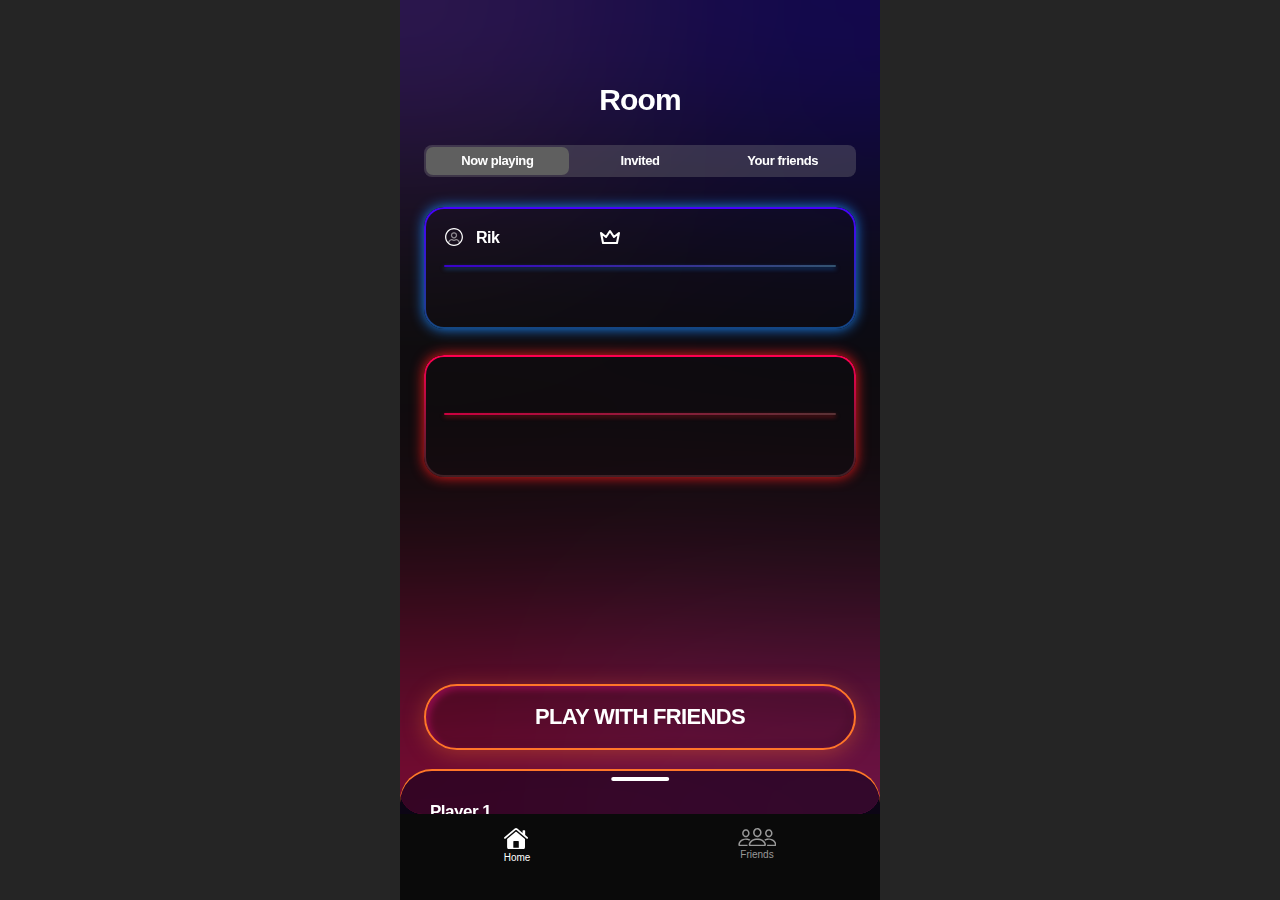
<file: room-now-playing-4x4-empty.html>
<!DOCTYPE html>
<html lang="en">
  <head>
    <meta charset="UTF-8" />
    <meta
      name="viewport"
      content="width=device-width, user-scalable=no, initial-scale=1.0, maximum-scale=1.0, minimum-scale=1.0"
    />
    <link rel="stylesheet" href="css/styles.css" />
    <title>MIND AGENTS</title>
  </head>
  <body>
    <div class="visually-hidden">
      <svg
        xmlns="http://www.w3.org/2000/svg"
        xmlns:xlink="http://www.w3.org/1999/xlink"
      >
        <defs>
          <clipPath id="round-button"><path d="M0 0h80v85H0z" /></clipPath>
        </defs>
        <symbol
          id="captain-indicator"
          viewBox="0 0 19.0487 13.3658"
          fill="none"
        >
          <path
            d="M13.31 6.68L18.04 2.89L16.15 12.36L2.89 12.36L1 2.89L5.73 6.68L9.52 1L13.31 6.68Z"
            stroke="currentColor"
            stroke-width="2"
            stroke-linejoin="round"
          />
        </symbol>
        <symbol id="default-user-avatar" viewBox="0 0 34 34">
          <path
            id="Vector"
            d="M1.77 17C1.77 8.58 8.58 1.77 17 1.77C25.41 1.77 32.22 8.58 32.22 17C32.22 25.41 25.41 32.22 17 32.22C8.58 32.22 1.77 25.41 1.77 17ZM17 3.89C13.52 3.89 10.19 5.27 7.73 7.73C5.27 10.19 3.89 13.52 3.89 17C3.89 20.47 5.27 23.8 7.73 26.26C10.19 28.72 13.52 30.1 17 30.1C20.47 30.1 23.8 28.72 26.26 26.26C28.72 23.8 30.1 20.47 30.1 17C30.1 13.52 28.72 10.19 26.26 7.73C23.8 5.27 20.47 3.89 17 3.89Z"
            fill="#FFFFFF"
            fill-opacity="1.000000"
            fill-rule="nonzero"
          />
          <g opacity="0.500000">
            <path
              id="Vector"
              d="M17 10.97C15.18 10.97 13.81 12.39 13.81 14.16C13.81 15.93 15.18 17.35 17 17.35C18.81 17.35 20.18 15.93 20.18 14.16C20.18 12.39 18.81 10.97 17 10.97ZM11.68 14.16C11.68 13.46 11.81 12.77 12.08 12.12C12.34 11.47 12.73 10.89 13.23 10.39C13.72 9.9 14.31 9.51 14.96 9.24C15.6 8.98 16.3 8.84 17 8.85C17.69 8.84 18.39 8.98 19.03 9.24C19.68 9.51 20.27 9.9 20.76 10.39C21.26 10.89 21.65 11.47 21.91 12.12C22.18 12.77 22.31 13.46 22.31 14.16C22.31 14.86 22.18 15.55 21.91 16.2C21.65 16.85 21.26 17.44 20.76 17.93C20.27 18.43 19.68 18.82 19.03 19.08C18.39 19.35 17.69 19.48 17 19.47C16.3 19.48 15.6 19.35 14.96 19.08C14.31 18.82 13.72 18.43 13.23 17.93C12.73 17.44 12.34 16.85 12.08 16.2C11.81 15.55 11.68 14.86 11.68 14.16ZM20.83 22.46C20.72 22.49 20.61 22.54 20.52 22.61C19.81 23.09 18.57 23.72 17 23.72C15.42 23.72 14.18 23.09 13.47 22.61C13.38 22.54 13.27 22.5 13.16 22.47C13.12 22.45 13.07 22.45 13.02 22.46C12.04 22.77 11.01 23.28 10.22 24.1C9.46 24.89 8.89 26.01 8.85 27.64C8.85 27.78 8.82 27.92 8.76 28.05C8.7 28.18 8.62 28.29 8.52 28.39C8.42 28.48 8.3 28.56 8.17 28.61C8.04 28.66 7.9 28.69 7.76 28.68C7.62 28.68 7.49 28.65 7.36 28.59C7.23 28.54 7.11 28.46 7.02 28.35C6.92 28.25 6.85 28.13 6.8 28C6.75 27.87 6.72 27.74 6.72 27.6C6.77 25.43 7.56 23.8 8.69 22.63C9.8 21.48 11.18 20.81 12.39 20.43C13.27 20.16 14.11 20.47 14.66 20.85C15.17 21.19 15.99 21.6 17 21.6C18 21.6 18.82 21.19 19.33 20.85C19.88 20.48 20.72 20.16 21.6 20.43C22.81 20.81 24.19 21.48 25.3 22.63C26.43 23.8 27.22 25.43 27.27 27.6C27.27 27.74 27.24 27.87 27.19 28C27.14 28.13 27.07 28.25 26.97 28.35C26.88 28.46 26.76 28.54 26.63 28.59C26.5 28.65 26.37 28.68 26.23 28.68C26.09 28.69 25.95 28.66 25.82 28.61C25.69 28.56 25.57 28.48 25.47 28.39C25.37 28.29 25.29 28.18 25.23 28.05C25.17 27.92 25.14 27.78 25.14 27.64C25.1 26.01 24.53 24.89 23.77 24.1C22.98 23.28 21.95 22.77 20.97 22.46C20.92 22.45 20.87 22.45 20.83 22.46Z"
              fill="#FFFFFF"
              fill-opacity="1.000000"
              fill-rule="nonzero"
            />
          </g>
        </symbol>
      </svg>
    </div>
    <div id="root">
      <!-- Фоновый компонент -->
      <div class="background-block">
        <div class="background-block__sublayer">
          <div
            class="background-block__layer room-bg-shape room-bg-shape--top-left"
          ></div>
          <div
            class="background-block__layer room-bg-shape room-bg-shape--top-right"
          ></div>
          <div
            class="background-block__layer room-bg-shape room-bg-shape--bottom-left"
          ></div>
          <div
            class="background-block__layer room-bg-shape room-bg-shape--bottom-right"
          ></div>
          <div class="background-block__blur">
            <div class="background-block__shading"></div>
          </div>
          <div class="background-block__blur">
            <div class="background-block__shading"></div>
          </div>
          <!-- <img
                    src="./assets/img/bg-image.png"
                    alt="Background Image"
                    class="background-block__image"
                  /> -->
        </div>
      </div>
      <!-- Сетка страницы -->
      <div class="grid-container">
        <header class="grid-title">
          <h1 class="title">Room</h1>
        </header>
        <div class="grid-tabs">
          <div class="tab-panel">
            <button
              class="tab-button tab-button--active"
              data-tab="now-playing"
            >
              Now playing
            </button>
            <button class="tab-button" data-tab="invited">Invited</button>
            <button class="tab-button" data-tab="friends">Your friends</button>
          </div>
        </div>
        <main class="grid-main">
          <div class="teams-container">
            <section class="team-box team-box--blue team-box--size-4">
              <div class="team-box__wrapper team-box__wrapper--dividers-blue">
                <div class="team-box__pair-container">
                  <div class="player-in-team-box">
                    <div class="player-in-team-box__container">
                      <div class="player-in-team-box__avatar-nickname-block">
                        <svg width="20" height="20">
                          <use xlink:href="#default-user-avatar"></use>
                        </svg>
                        <span class="player-in-team-box__user-name">Rik</span>
                      </div>
                      <div
                        class="player-in-team-box__captain-indicator player-in-team-box__captain-indicator--active"
                      >
                        <svg
                          class="player-in-team-box__icon"
                          width="20"
                          height="20"
                        >
                          <use xlink:href="#captain-indicator"></use>
                        </svg>
                      </div>
                    </div>
                  </div>

                  <div class="player-in-team-box">
                    <div class="player-in-team-box__container visually-hidden">
                      <div class="player-in-team-box__avatar-nickname-block">
                        <svg width="20" height="20">
                          <use xlink:href="#default-user-avatar"></use>
                        </svg>
                        <span class="player-in-team-box__user-name">empty</span>
                      </div>
                      <div class="player-in-team-box__captain-indicator">
                        <svg
                          class="player-in-team-box__icon"
                          width="20"
                          height="20"
                        >
                          <use xlink:href="#captain-indicator"></use>
                        </svg>
                      </div>
                    </div>
                  </div>
                </div>

                <div class="team-box__pair-container">
                  <div class="player-in-team-box ">
                    <div class="player-in-team-box__container visually-hidden">
                      <div class="player-in-team-box__avatar-nickname-block">
                        <svg width="20" height="20">
                          <use xlink:href="#default-user-avatar"></use>
                        </svg>
                        <span class="player-in-team-box__user-name"
                          >empty</span
                        >
                      </div>
                      <div class="player-in-team-box__captain-indicator">
                        <svg
                          class="player-in-team-box__icon"
                          width="20"
                          height="20"
                        >
                          <use xlink:href="#captain-indicator"></use>
                        </svg>
                      </div>
                    </div>
                  </div>

                  <div class="player-in-team-box">
                    <div class="player-in-team-box__container visually-hidden">
                      <div class="player-in-team-box__avatar-nickname-block">
                        <svg width="20" height="20">
                          <use xlink:href="#default-user-avatar"></use>
                        </svg>
                        <span class="player-in-team-box__user-name"
                          >empty</span
                        >
                      </div>
                      <div class="player-in-team-box__captain-indicator">
                        <svg
                          class="player-in-team-box__icon"
                          width="20"
                          height="20"
                        >
                          <use xlink:href="#captain-indicator"></use>
                        </svg>
                      </div>
                    </div>
                  </div>
                </div>
              </div>
            </section>
            <section class="team-box team-box--red team-box--size-4">
              <div class="team-box__wrapper team-box__wrapper--dividers-red">
                <div class="team-box__pair-container">
                  <div class="player-in-team-box">
                    <div class="player-in-team-box__container visually-hidden">
                      <div class="player-in-team-box__avatar-nickname-block">
                        <svg width="20" height="20">
                          <use xlink:href="#default-user-avatar"></use>
                        </svg>
                        <span class="player-in-team-box__user-name"
                          >3oJlyw…</span
                        >
                      </div>
                      <div
                        class="player-in-team-box__captain-indicator player-in-team-box__captain-indicator--active"
                      >
                        <svg
                          class="player-in-team-box__icon"
                          width="20"
                          height="20"
                        >
                          <use xlink:href="#captain-indicator"></use>
                        </svg>
                      </div>
                    </div>
                  </div>

                  <div class="player-in-team-box">
                    <div class="player-in-team-box__container visually-hidden">
                      <div class="player-in-team-box__avatar-nickname-block">
                        <svg width="20" height="20">
                          <use xlink:href="#default-user-avatar"></use>
                        </svg>
                        <span class="player-in-team-box__user-name"
                          >Alyonu…</span
                        >
                      </div>
                      <div class="player-in-team-box__captain-indicator">
                        <svg
                          class="player-in-team-box__icon"
                          width="20"
                          height="20"
                        >
                          <use xlink:href="#captain-indicator"></use>
                        </svg>
                      </div>
                    </div>
                  </div>
                </div>

                <div class="team-box__pair-container">
                  <div class="player-in-team-box">
                    <div class="player-in-team-box__container visually-hidden">
                      <div class="player-in-team-box__avatar-nickname-block">
                        <svg width="20" height="20">
                          <use xlink:href="#default-user-avatar"></use>
                        </svg>
                        <span class="player-in-team-box__user-name"
                          >babaYa…</span
                        >
                      </div>
                      <div class="player-in-team-box__captain-indicator">
                        <svg
                          class="player-in-team-box__icon"
                          width="20"
                          height="20"
                        >
                          <use xlink:href="#captain-indicator"></use>
                        </svg>
                      </div>
                    </div>
                  </div>

                  <div class="player-in-team-box">
                    <div class="player-in-team-box__container visually-hidden">
                      <div class="player-in-team-box__avatar-nickname-block">
                        <svg width="20" height="20">
                          <use xlink:href="#default-user-avatar"></use>
                        </svg>
                        <span class="player-in-team-box__user-name"
                          >Gromoz…</span
                        >
                      </div>
                      <div
                        class="player-in-team-box__captain-indicator"
                      >
                        <svg
                          class="player-in-team-box__icon"
                          width="20"
                          height="20"
                        >
                          <use xlink:href="#captain-indicator"></use>
                        </svg>
                      </div>
                    </div>
                  </div>
                </div>
              </div>
            </section>
          </div>
        </main>
        <div class="grid-btns">
          <button class="play-btn play-btn--room-screen">
            PLAY WITH FRIENDS
          </button>
        </div>
        <div class="grid-scores"></div>
        <footer class="grid-nav">
          <!-- Меню навигации -->
          <nav class="navigation">
            <ul class="navigation__list">
              <li class="navigation__item">
                <a class="navigation__icon navigation__icon--active">
                  <svg
                    width="24.125000"
                    height="21.335938"
                    viewBox="0 0 24.125 21.3359"
                    xmlns="http://www.w3.org/2000/svg"
                    xmlns:xlink="http://www.w3.org/1999/xlink"
                  >
                    <path
                      id="Symbol"
                      d="M0.24 10.54C0.4 10.71 0.62 10.79 0.9 10.79Q1.03 10.79 1.15 10.75Q1.22 10.73 1.28 10.7C1.4 10.64 1.51 10.56 1.62 10.47L11.63 2.07C11.76 1.96 11.91 1.9 12.06 1.9C12.21 1.9 12.35 1.96 12.49 2.07L22.5 10.47C22.6 10.56 22.72 10.64 22.83 10.7C22.95 10.76 23.08 10.79 23.21 10.79C23.5 10.79 23.72 10.71 23.88 10.54C24.04 10.37 24.12 10.17 24.12 9.95C24.12 9.82 24.09 9.7 24.03 9.58C23.98 9.46 23.89 9.34 23.77 9.25L21.17 7.07L21.17 2.96C21.17 2.76 21.11 2.6 20.99 2.48C20.86 2.35 20.7 2.29 20.49 2.29L19.25 2.29C19.05 2.29 18.88 2.35 18.75 2.48C18.63 2.6 18.57 2.76 18.57 2.96L18.57 4.88L13.36 0.51C12.96 0.17 12.52 0 12.06 0C11.59 0 11.16 0.17 10.75 0.51L0.35 9.25C0.23 9.34 0.14 9.46 0.08 9.58C0.02 9.7 0 9.82 0 9.95C0 10.17 0.08 10.37 0.24 10.54ZM3.11 11.03L3.11 19.12C3.11 19.81 3.31 20.35 3.71 20.75C4.12 21.14 4.68 21.33 5.39 21.33L18.72 21.33C19.43 21.33 19.99 21.14 20.39 20.75C20.8 20.35 21 19.81 21 19.12L21 11.04L12.68 4.07Q12.42 3.83 12.13 3.81Q12.09 3.81 12.05 3.81C11.83 3.81 11.62 3.89 11.42 4.07L3.11 11.03ZM14.8 13.72L14.8 19.64L9.32 19.64L9.32 13.72C9.32 13.5 9.38 13.32 9.52 13.18C9.65 13.05 9.83 12.98 10.06 12.98L14.07 12.98C14.29 12.98 14.47 13.05 14.6 13.18C14.73 13.32 14.8 13.5 14.8 13.72Z"
                      fill="currentColor"
                      fill-opacity="1.000000"
                      fill-rule="evenodd"
                    />
                  </svg>
                  <span class="navigation__icon-label">Home</span>
                </a>
              </li>
              <li class="navigation__item">
                <a class="navigation__icon">
                  <svg
                    width="38.664062"
                    height="18.341875"
                    viewBox="0 0 38.6641 18.6719"
                    xmlns="http://www.w3.org/2000/svg"
                    xmlns:xlink="http://www.w3.org/1999/xlink"
                  >
                    <path
                      id="Symbol"
                      d="M17.64 8.98C18.16 9.22 18.72 9.34 19.32 9.34Q20.01 9.34 20.62 9.13Q20.82 9.06 21.01 8.97C21.54 8.73 22 8.39 22.39 7.96C22.79 7.52 23.1 7.02 23.32 6.46C23.55 5.88 23.67 5.27 23.67 4.61C23.67 3.97 23.55 3.37 23.32 2.82C23.1 2.26 22.79 1.77 22.39 1.35Q22.09 1.03 21.74 0.78Q21.4 0.53 21.01 0.35C20.48 0.11 19.92 0 19.32 0Q18.7 3.27e-7 18.12 0.17Q17.88 0.25 17.64 0.35C17.11 0.59 16.65 0.93 16.25 1.35C15.85 1.78 15.54 2.28 15.32 2.84C15.09 3.4 14.98 3.99 14.99 4.63C14.99 5.28 15.1 5.9 15.32 6.46C15.55 7.03 15.86 7.53 16.25 7.96C16.65 8.4 17.11 8.73 17.64 8.98ZM5.75 8.92C6.33 9.29 6.96 9.47 7.66 9.47C8.36 9.47 8.99 9.29 9.57 8.92C10.14 8.54 10.59 8.04 10.93 7.42C11.27 6.79 11.44 6.09 11.44 5.32C11.44 4.76 11.34 4.23 11.14 3.75Q10.91 3.18 10.55 2.72Q10.44 2.58 10.32 2.46C9.98 2.09 9.58 1.8 9.12 1.59C8.67 1.38 8.18 1.27 7.66 1.27C7.14 1.27 6.65 1.38 6.19 1.59C5.73 1.8 5.33 2.1 4.98 2.47C4.64 2.84 4.36 3.27 4.17 3.76C3.97 4.25 3.88 4.77 3.88 5.33Q3.88 6.26 4.22 7.05Q4.3 7.24 4.39 7.42Q4.74 8.06 5.25 8.52Q5.48 8.74 5.75 8.92ZM29.09 8.92C29.66 9.29 30.3 9.47 31 9.47Q31.57 9.47 32.08 9.3Q32.51 9.17 32.89 8.92C33.47 8.54 33.92 8.04 34.26 7.42Q34.36 7.24 34.44 7.05Q34.77 6.26 34.78 5.33C34.78 4.77 34.68 4.25 34.48 3.76Q34.25 3.19 33.88 2.73Q33.78 2.6 33.66 2.47C33.31 2.1 32.91 1.8 32.45 1.59C32 1.38 31.51 1.27 31 1.27Q30.44 1.27 29.93 1.43Q29.72 1.5 29.52 1.59C29.07 1.8 28.66 2.09 28.32 2.46C27.97 2.83 27.7 3.26 27.5 3.75C27.31 4.23 27.21 4.76 27.21 5.32C27.21 6.09 27.38 6.79 27.72 7.42C28.06 8.04 28.52 8.54 29.09 8.92ZM20.69 7.39C20.28 7.67 19.82 7.81 19.32 7.81C18.82 7.81 18.36 7.67 17.95 7.39C17.54 7.1 17.21 6.72 16.96 6.25C16.71 5.76 16.59 5.22 16.59 4.63C16.58 4.05 16.71 3.53 16.96 3.07C17.21 2.6 17.54 2.22 17.96 1.95C18.37 1.67 18.83 1.53 19.32 1.53C19.82 1.53 20.28 1.67 20.69 1.94C21.11 2.21 21.44 2.58 21.68 3.04Q21.72 3.1 21.75 3.17Q22.06 3.82 22.06 4.61Q22.06 5.39 21.77 6.04Q21.73 6.14 21.68 6.23C21.44 6.71 21.11 7.1 20.69 7.39ZM8.79 7.6C8.45 7.84 8.07 7.96 7.66 7.96C7.24 7.96 6.86 7.84 6.52 7.6C6.17 7.37 5.9 7.05 5.69 6.66C5.49 6.26 5.39 5.82 5.39 5.33Q5.39 4.76 5.59 4.27Q5.63 4.16 5.69 4.05C5.9 3.66 6.17 3.35 6.52 3.12C6.87 2.89 7.25 2.78 7.66 2.78C8.08 2.78 8.46 2.89 8.8 3.12Q8.94 3.21 9.06 3.32Q9.4 3.61 9.62 4.03C9.83 4.42 9.93 4.85 9.93 5.32C9.93 5.81 9.83 6.26 9.62 6.66C9.42 7.05 9.14 7.37 8.79 7.6ZM32.13 7.6C31.78 7.84 31.41 7.96 31 7.96Q30.7 7.96 30.43 7.88Q30.12 7.79 29.85 7.6Q29.73 7.52 29.62 7.43Q29.26 7.12 29.03 6.66C28.82 6.26 28.72 5.81 28.72 5.32Q28.72 4.75 28.92 4.26Q28.97 4.14 29.03 4.03Q29.25 3.61 29.59 3.32Q29.71 3.21 29.85 3.12C30.2 2.89 30.58 2.78 31 2.78C31.41 2.78 31.78 2.89 32.13 3.12C32.47 3.35 32.75 3.66 32.95 4.05C33.16 4.44 33.26 4.86 33.26 5.33C33.26 5.82 33.16 6.26 32.95 6.66Q32.71 7.12 32.35 7.43Q32.25 7.52 32.13 7.6ZM0.5 18.23C0.84 18.52 1.35 18.67 2.03 18.67L10.07 18.67C9.91 18.57 9.77 18.45 9.64 18.28Q9.63 18.26 9.61 18.24Q9.45 18.02 9.36 17.75C9.29 17.55 9.27 17.36 9.28 17.16L1.94 17.16C1.8 17.16 1.71 17.13 1.64 17.07C1.59 17.02 1.56 16.94 1.56 16.82C1.56 16.2 1.72 15.61 2.03 15.04C2.36 14.47 2.8 13.97 3.36 13.53Q4.21 12.86 5.31 12.47C6.04 12.21 6.82 12.08 7.64 12.08Q8.28 12.08 8.89 12.19C9.29 12.26 9.68 12.36 10.05 12.5C10.42 12.64 10.76 12.8 11.07 13C11.22 12.79 11.39 12.6 11.58 12.42Q11.86 12.14 12.21 11.9C11.78 11.61 11.32 11.37 10.82 11.17C10.32 10.98 9.8 10.83 9.27 10.73C8.74 10.63 8.2 10.58 7.64 10.58Q6.03 10.58 4.64 11.1Q3.25 11.63 2.21 12.53C1.51 13.13 0.97 13.81 0.58 14.57Q0.17 15.37 0.05 16.21Q-7.63e-6 16.57 -7.63e-6 16.94C-7.63e-6 17.51 0.16 17.94 0.5 18.23ZM28.57 18.67L36.62 18.67Q37.64 18.67 38.14 18.23Q38.24 18.15 38.31 18.06Q38.66 17.64 38.66 16.94Q38.66 16.57 38.61 16.21Q38.48 15.37 38.07 14.57C37.68 13.81 37.14 13.13 36.44 12.53Q35.4 11.63 34 11.1C33.08 10.76 32.08 10.58 31 10.58C30.45 10.58 29.91 10.63 29.37 10.73C28.84 10.83 28.32 10.98 27.82 11.17C27.33 11.37 26.86 11.61 26.43 11.9Q26.78 12.14 27.07 12.42C27.25 12.6 27.42 12.79 27.57 13C27.89 12.8 28.23 12.64 28.6 12.5C28.97 12.36 29.36 12.26 29.76 12.19C30.17 12.12 30.58 12.08 31 12.08C31.83 12.08 32.6 12.21 33.33 12.47Q34.43 12.86 35.28 13.53C35.84 13.97 36.28 14.47 36.6 15.04C36.93 15.61 37.09 16.2 37.09 16.82Q37.09 16.99 37 17.07Q37 17.07 37 17.07C36.94 17.13 36.84 17.16 36.71 17.16L29.35 17.16Q29.36 17.27 29.36 17.38Q29.34 17.56 29.28 17.75Q29.22 17.93 29.13 18.1Q29.07 18.2 29 18.28C28.88 18.45 28.73 18.57 28.57 18.67ZM10.53 17.02C10.53 18.12 11.33 18.67 12.93 18.67L25.7 18.67Q27.34 18.67 27.87 17.9Q28.11 17.54 28.11 17.02Q28.11 16.2 27.71 15.31C27.45 14.71 27.06 14.14 26.56 13.58C26.06 13.02 25.45 12.52 24.73 12.07Q23.65 11.39 22.29 11C21.39 10.72 20.39 10.59 19.32 10.59C18.24 10.59 17.24 10.72 16.33 11Q14.97 11.39 13.89 12.07C13.18 12.52 12.57 13.02 12.07 13.58Q11.32 14.42 10.92 15.31C10.66 15.9 10.53 16.47 10.53 17.02ZM26.33 17.05C26.26 17.1 26.15 17.13 25.98 17.13L12.65 17.13Q12.4 17.13 12.3 17.05C12.23 17 12.2 16.91 12.2 16.79C12.2 16.45 12.3 16.08 12.5 15.66C12.7 15.25 13 14.84 13.39 14.42Q13.98 13.8 14.84 13.28C15.42 12.94 16.08 12.66 16.83 12.45C17.58 12.24 18.41 12.14 19.32 12.14Q20.67 12.14 21.8 12.45C22.55 12.66 23.21 12.94 23.78 13.28Q24.65 13.8 25.24 14.42C25.63 14.84 25.92 15.25 26.13 15.66C26.33 16.08 26.43 16.45 26.43 16.79C26.43 16.91 26.4 17 26.33 17.05Z"
                      fill="currentColor"
                      fill-opacity="1.000000"
                      fill-rule="evenodd"
                    />
                  </svg>
                  <span class="navigation__icon-label">Friends</span>
                </a>
              </li>
            </ul>
          </nav>
        </footer>
      </div>

      <div class="chat-modal">
        <div class="chat-modal__overlay"></div>
        <div class="chat-modal__wrapper">
          <div class="chat-modal__drag-handle"></div>
          <div class="chat-modal__scroll-wrapper">
            <section class="chat">
              <article class="chat__message">
                <header class="chat__header">Player 1</header>
                <p class="chat__text">
                  Lacinia et. Urna pellentesque platea ut. Lorem ex. Malesuada
                  imperdiet justo nec amet amet, luctus venenatis dolor dictum
                  justo elit.
                </p>
              </article>

              <article class="chat__message chat__message--server-message">
                <header class="chat__header chat__header--server">
                  SERVER
                </header>
                <p class="chat__text">
                  Player 2 is <span class="chat--invited">invited</span> to the
                  game
                </p>
              </article>

              <article class="chat__message chat__message--server-message">
                <header class="chat__header chat__header--server">
                  SERVER
                </header>
                <p class="chat__text">
                  Player 3 is <span class="chat--waiting">waiting</span> for the
                  game
                </p>
              </article>

              <article class="chat__message chat__message--server-message">
                <header class="chat__header chat__header--server">
                  SERVER
                </header>
                <p class="chat__text">
                  Player 4 <span class="chat--declined">declined</span> the game
                </p>
              </article>

              <article class="chat__message">
                <header class="chat__header chat__header--you">
                  YourNickName
                </header>
                <p class="chat__text">
                  Lacinia et. Urna pellentesque platea ut. Lorem ex. Malesuada
                  imperdiet justo nec amet amet, luctus venenatis dolor dictum
                  justo elit.
                </p>
              </article>

              <article class="chat__message">
                <header class="chat__header">Player 99</header>
                <p class="chat__text">
                  Lacinia et. Urna pellentesque platea ut. Lorem ex. Malesuada
                  imperdiet justo nec amet amet, luctus venenatis dolor dictum
                  justo elit.
                </p>
              </article>

              <article class="chat__message">
                <header class="chat__header">Player 777</header>
                <p class="chat__text">
                  Lacinia et. Urna pellentesque platea ut. Lorem ex. Malesuada
                  imperdiet justo nec amet amet, luctus venenatis dolor dictum
                  justo elit.
                </p>
              </article>
            </section>
          </div>
        </div>
      </div>
    </div>
    <script type="module" src="js/script.js"></script>
  </body>
</html>
</file>
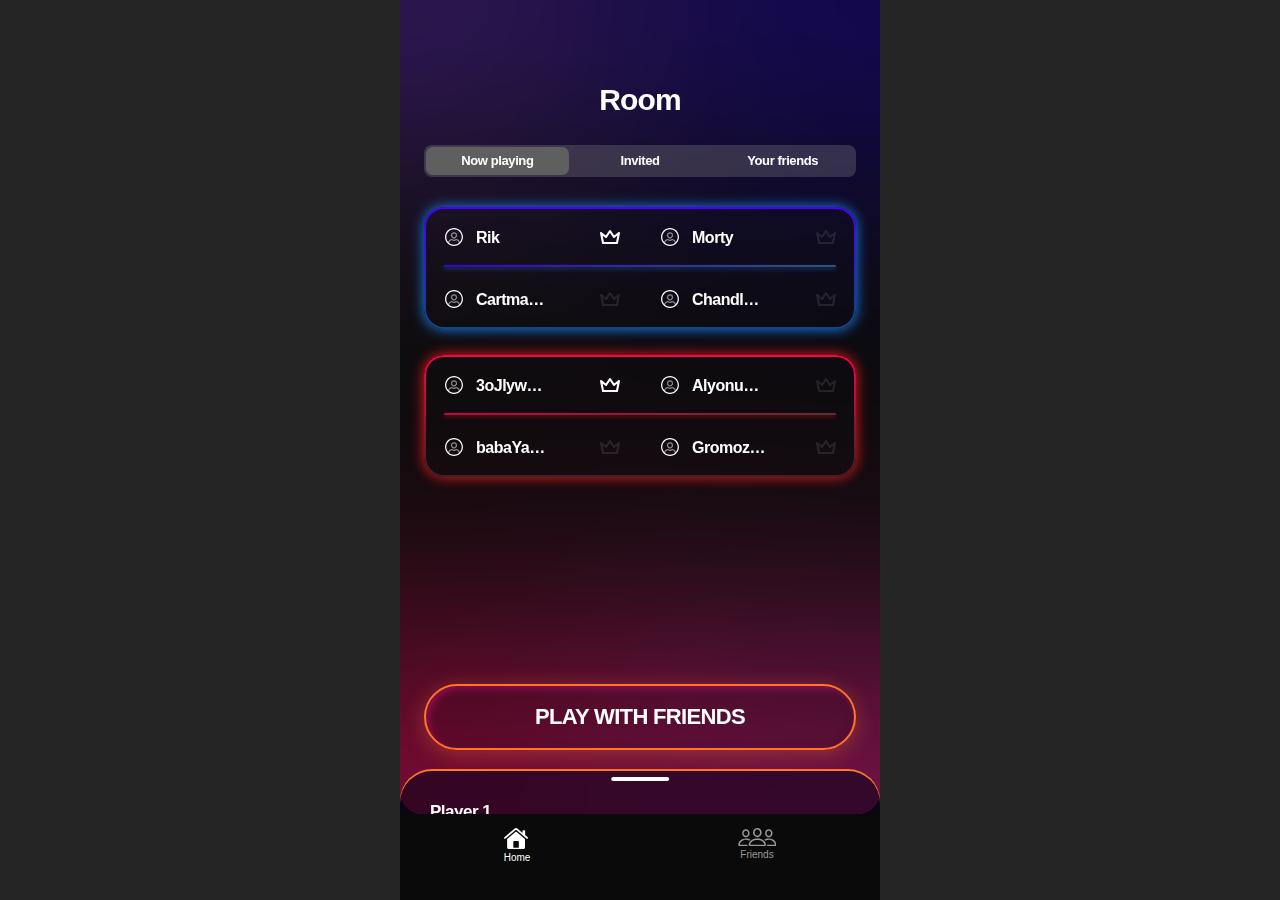
<file: room-now-playing-4x4.html>
<!DOCTYPE html>
<html lang="en">
  <head>
    <meta charset="UTF-8" />
    <meta
      name="viewport"
      content="width=device-width, user-scalable=no, initial-scale=1.0, maximum-scale=1.0, minimum-scale=1.0"
    />
    <link rel="stylesheet" href="css/styles.css" />
    <title>MIND AGENTS</title>
  </head>
  <body>
    <div class="visually-hidden">
      <svg
        xmlns="http://www.w3.org/2000/svg"
        xmlns:xlink="http://www.w3.org/1999/xlink"
      >
        <defs>
          <clipPath id="round-button"><path d="M0 0h80v85H0z" /></clipPath>
        </defs>
        <symbol
          id="captain-indicator"
          viewBox="0 0 19.0487 13.3658"
          fill="none"
        >
          <path
            d="M13.31 6.68L18.04 2.89L16.15 12.36L2.89 12.36L1 2.89L5.73 6.68L9.52 1L13.31 6.68Z"
            stroke="currentColor"
            stroke-width="2"
            stroke-linejoin="round"
          />
        </symbol>
        <symbol id="default-user-avatar" viewBox="0 0 34 34">
          <path
            id="Vector"
            d="M1.77 17C1.77 8.58 8.58 1.77 17 1.77C25.41 1.77 32.22 8.58 32.22 17C32.22 25.41 25.41 32.22 17 32.22C8.58 32.22 1.77 25.41 1.77 17ZM17 3.89C13.52 3.89 10.19 5.27 7.73 7.73C5.27 10.19 3.89 13.52 3.89 17C3.89 20.47 5.27 23.8 7.73 26.26C10.19 28.72 13.52 30.1 17 30.1C20.47 30.1 23.8 28.72 26.26 26.26C28.72 23.8 30.1 20.47 30.1 17C30.1 13.52 28.72 10.19 26.26 7.73C23.8 5.27 20.47 3.89 17 3.89Z"
            fill="#FFFFFF"
            fill-opacity="1.000000"
            fill-rule="nonzero"
          />
          <g opacity="0.500000">
            <path
              id="Vector"
              d="M17 10.97C15.18 10.97 13.81 12.39 13.81 14.16C13.81 15.93 15.18 17.35 17 17.35C18.81 17.35 20.18 15.93 20.18 14.16C20.18 12.39 18.81 10.97 17 10.97ZM11.68 14.16C11.68 13.46 11.81 12.77 12.08 12.12C12.34 11.47 12.73 10.89 13.23 10.39C13.72 9.9 14.31 9.51 14.96 9.24C15.6 8.98 16.3 8.84 17 8.85C17.69 8.84 18.39 8.98 19.03 9.24C19.68 9.51 20.27 9.9 20.76 10.39C21.26 10.89 21.65 11.47 21.91 12.12C22.18 12.77 22.31 13.46 22.31 14.16C22.31 14.86 22.18 15.55 21.91 16.2C21.65 16.85 21.26 17.44 20.76 17.93C20.27 18.43 19.68 18.82 19.03 19.08C18.39 19.35 17.69 19.48 17 19.47C16.3 19.48 15.6 19.35 14.96 19.08C14.31 18.82 13.72 18.43 13.23 17.93C12.73 17.44 12.34 16.85 12.08 16.2C11.81 15.55 11.68 14.86 11.68 14.16ZM20.83 22.46C20.72 22.49 20.61 22.54 20.52 22.61C19.81 23.09 18.57 23.72 17 23.72C15.42 23.72 14.18 23.09 13.47 22.61C13.38 22.54 13.27 22.5 13.16 22.47C13.12 22.45 13.07 22.45 13.02 22.46C12.04 22.77 11.01 23.28 10.22 24.1C9.46 24.89 8.89 26.01 8.85 27.64C8.85 27.78 8.82 27.92 8.76 28.05C8.7 28.18 8.62 28.29 8.52 28.39C8.42 28.48 8.3 28.56 8.17 28.61C8.04 28.66 7.9 28.69 7.76 28.68C7.62 28.68 7.49 28.65 7.36 28.59C7.23 28.54 7.11 28.46 7.02 28.35C6.92 28.25 6.85 28.13 6.8 28C6.75 27.87 6.72 27.74 6.72 27.6C6.77 25.43 7.56 23.8 8.69 22.63C9.8 21.48 11.18 20.81 12.39 20.43C13.27 20.16 14.11 20.47 14.66 20.85C15.17 21.19 15.99 21.6 17 21.6C18 21.6 18.82 21.19 19.33 20.85C19.88 20.48 20.72 20.16 21.6 20.43C22.81 20.81 24.19 21.48 25.3 22.63C26.43 23.8 27.22 25.43 27.27 27.6C27.27 27.74 27.24 27.87 27.19 28C27.14 28.13 27.07 28.25 26.97 28.35C26.88 28.46 26.76 28.54 26.63 28.59C26.5 28.65 26.37 28.68 26.23 28.68C26.09 28.69 25.95 28.66 25.82 28.61C25.69 28.56 25.57 28.48 25.47 28.39C25.37 28.29 25.29 28.18 25.23 28.05C25.17 27.92 25.14 27.78 25.14 27.64C25.1 26.01 24.53 24.89 23.77 24.1C22.98 23.28 21.95 22.77 20.97 22.46C20.92 22.45 20.87 22.45 20.83 22.46Z"
              fill="#FFFFFF"
              fill-opacity="1.000000"
              fill-rule="nonzero"
            />
          </g>
        </symbol>
      </svg>
    </div>
    <div id="root">
      <!-- Фоновый компонент -->
      <div class="background-block">
        <div class="background-block__sublayer">
          <div
            class="background-block__layer room-bg-shape room-bg-shape--top-left"
          ></div>
          <div
            class="background-block__layer room-bg-shape room-bg-shape--top-right"
          ></div>
          <div
            class="background-block__layer room-bg-shape room-bg-shape--bottom-left"
          ></div>
          <div
            class="background-block__layer room-bg-shape room-bg-shape--bottom-right"
          ></div>
          <div class="background-block__blur">
            <div class="background-block__shading"></div>
          </div>
          <div class="background-block__blur">
            <div class="background-block__shading"></div>
          </div>
          <!-- <img
                    src="./assets/img/bg-image.png"
                    alt="Background Image"
                    class="background-block__image"
                  /> -->
        </div>
      </div>
      <!-- Сетка страницы -->
      <div class="grid-container">
        <header class="grid-title">
          <h1 class="title">Room</h1>
        </header>
        <div class="grid-tabs">
          <div class="tab-panel">
            <button
              class="tab-button tab-button--active"
              data-tab="now-playing"
            >
              Now playing
            </button>
            <button class="tab-button" data-tab="invited">Invited</button>
            <button class="tab-button" data-tab="friends">Your friends</button>
          </div>
        </div>
        <main class="grid-main">
          <div class="teams-container">
            <section class="team-box team-box--blue team-box--size-4">
              <div class="team-box__wrapper team-box__wrapper--dividers-blue">
                <div class="team-box__pair-container">
                  <div class="player-in-team-box">
                    <div class="player-in-team-box__container">
                      <div class="player-in-team-box__avatar-nickname-block">
                        <svg width="20" height="20">
                          <use xlink:href="#default-user-avatar"></use>
                        </svg>
                        <span class="player-in-team-box__user-name">Rik</span>
                      </div>
                      <div
                        class="player-in-team-box__captain-indicator player-in-team-box__captain-indicator--active"
                      >
                        <svg
                          class="player-in-team-box__icon"
                          width="20"
                          height="20"
                        >
                          <use xlink:href="#captain-indicator"></use>
                        </svg>
                      </div>
                    </div>
                  </div>

                  <div class="player-in-team-box">
                    <div class="player-in-team-box__container">
                      <div class="player-in-team-box__avatar-nickname-block">
                        <svg width="20" height="20">
                          <use xlink:href="#default-user-avatar"></use>
                        </svg>
                        <span class="player-in-team-box__user-name">Morty</span>
                      </div>
                      <div class="player-in-team-box__captain-indicator">
                        <svg
                          class="player-in-team-box__icon"
                          width="20"
                          height="20"
                        >
                          <use xlink:href="#captain-indicator"></use>
                        </svg>
                      </div>
                    </div>
                  </div>
                </div>

                <div class="team-box__pair-container">
                  <div class="player-in-team-box">
                    <div class="player-in-team-box__container">
                      <div class="player-in-team-box__avatar-nickname-block">
                        <svg width="20" height="20">
                          <use xlink:href="#default-user-avatar"></use>
                        </svg>
                        <span class="player-in-team-box__user-name"
                          >Cartma…</span
                        >
                      </div>
                      <div class="player-in-team-box__captain-indicator">
                        <svg
                          class="player-in-team-box__icon"
                          width="20"
                          height="20"
                        >
                          <use xlink:href="#captain-indicator"></use>
                        </svg>
                      </div>
                    </div>
                  </div>

                  <div class="player-in-team-box">
                    <div class="player-in-team-box__container">
                      <div class="player-in-team-box__avatar-nickname-block">
                        <svg width="20" height="20">
                          <use xlink:href="#default-user-avatar"></use>
                        </svg>
                        <span class="player-in-team-box__user-name"
                          >Chandl…</span
                        >
                      </div>
                      <div class="player-in-team-box__captain-indicator">
                        <svg
                          class="player-in-team-box__icon"
                          width="20"
                          height="20"
                        >
                          <use xlink:href="#captain-indicator"></use>
                        </svg>
                      </div>
                    </div>
                  </div>
                </div>
              </div>
            </section>
            <section class="team-box team-box--red team-box--size-4">
              <div class="team-box__wrapper team-box__wrapper--dividers-red">
                <div class="team-box__pair-container">
                  <div class="player-in-team-box">
                    <div class="player-in-team-box__container">
                      <div class="player-in-team-box__avatar-nickname-block">
                        <svg width="20" height="20">
                          <use xlink:href="#default-user-avatar"></use>
                        </svg>
                        <span class="player-in-team-box__user-name"
                          >3oJlyw…</span
                        >
                      </div>
                      <div
                        class="player-in-team-box__captain-indicator player-in-team-box__captain-indicator--active"
                      >
                        <svg
                          class="player-in-team-box__icon"
                          width="20"
                          height="20"
                        >
                          <use xlink:href="#captain-indicator"></use>
                        </svg>
                      </div>
                    </div>
                  </div>

                  <div class="player-in-team-box">
                    <div class="player-in-team-box__container">
                      <div class="player-in-team-box__avatar-nickname-block">
                        <svg width="20" height="20">
                          <use xlink:href="#default-user-avatar"></use>
                        </svg>
                        <span class="player-in-team-box__user-name"
                          >Alyonu…</span
                        >
                      </div>
                      <div class="player-in-team-box__captain-indicator">
                        <svg
                          class="player-in-team-box__icon"
                          width="20"
                          height="20"
                        >
                          <use xlink:href="#captain-indicator"></use>
                        </svg>
                      </div>
                    </div>
                  </div>
                </div>

                <div class="team-box__pair-container">
                  <div class="player-in-team-box">
                    <div class="player-in-team-box__container">
                      <div class="player-in-team-box__avatar-nickname-block">
                        <svg width="20" height="20">
                          <use xlink:href="#default-user-avatar"></use>
                        </svg>
                        <span class="player-in-team-box__user-name"
                          >babaYa…</span
                        >
                      </div>
                      <div class="player-in-team-box__captain-indicator">
                        <svg
                          class="player-in-team-box__icon"
                          width="20"
                          height="20"
                        >
                          <use xlink:href="#captain-indicator"></use>
                        </svg>
                      </div>
                    </div>
                  </div>

                  <div class="player-in-team-box">
                    <div class="player-in-team-box__container">
                      <div class="player-in-team-box__avatar-nickname-block">
                        <svg width="20" height="20">
                          <use xlink:href="#default-user-avatar"></use>
                        </svg>
                        <span class="player-in-team-box__user-name"
                          >Gromoz…</span
                        >
                      </div>
                      <div
                        class="player-in-team-box__captain-indicator"
                      >
                        <svg
                          class="player-in-team-box__icon"
                          width="20"
                          height="20"
                        >
                          <use xlink:href="#captain-indicator"></use>
                        </svg>
                      </div>
                    </div>
                  </div>
                </div>
              </div>
            </section>
          </div>
        </main>
        <div class="grid-btns">
          <button class="play-btn play-btn--room-screen">
            PLAY WITH FRIENDS
          </button>
        </div>
        <div class="grid-scores"></div>
        <footer class="grid-nav">
          <!-- Меню навигации -->
          <nav class="navigation">
            <ul class="navigation__list">
              <li class="navigation__item">
                <a class="navigation__icon navigation__icon--active">
                  <svg
                    width="24.125000"
                    height="21.335938"
                    viewBox="0 0 24.125 21.3359"
                    xmlns="http://www.w3.org/2000/svg"
                    xmlns:xlink="http://www.w3.org/1999/xlink"
                  >
                    <path
                      id="Symbol"
                      d="M0.24 10.54C0.4 10.71 0.62 10.79 0.9 10.79Q1.03 10.79 1.15 10.75Q1.22 10.73 1.28 10.7C1.4 10.64 1.51 10.56 1.62 10.47L11.63 2.07C11.76 1.96 11.91 1.9 12.06 1.9C12.21 1.9 12.35 1.96 12.49 2.07L22.5 10.47C22.6 10.56 22.72 10.64 22.83 10.7C22.95 10.76 23.08 10.79 23.21 10.79C23.5 10.79 23.72 10.71 23.88 10.54C24.04 10.37 24.12 10.17 24.12 9.95C24.12 9.82 24.09 9.7 24.03 9.58C23.98 9.46 23.89 9.34 23.77 9.25L21.17 7.07L21.17 2.96C21.17 2.76 21.11 2.6 20.99 2.48C20.86 2.35 20.7 2.29 20.49 2.29L19.25 2.29C19.05 2.29 18.88 2.35 18.75 2.48C18.63 2.6 18.57 2.76 18.57 2.96L18.57 4.88L13.36 0.51C12.96 0.17 12.52 0 12.06 0C11.59 0 11.16 0.17 10.75 0.51L0.35 9.25C0.23 9.34 0.14 9.46 0.08 9.58C0.02 9.7 0 9.82 0 9.95C0 10.17 0.08 10.37 0.24 10.54ZM3.11 11.03L3.11 19.12C3.11 19.81 3.31 20.35 3.71 20.75C4.12 21.14 4.68 21.33 5.39 21.33L18.72 21.33C19.43 21.33 19.99 21.14 20.39 20.75C20.8 20.35 21 19.81 21 19.12L21 11.04L12.68 4.07Q12.42 3.83 12.13 3.81Q12.09 3.81 12.05 3.81C11.83 3.81 11.62 3.89 11.42 4.07L3.11 11.03ZM14.8 13.72L14.8 19.64L9.32 19.64L9.32 13.72C9.32 13.5 9.38 13.32 9.52 13.18C9.65 13.05 9.83 12.98 10.06 12.98L14.07 12.98C14.29 12.98 14.47 13.05 14.6 13.18C14.73 13.32 14.8 13.5 14.8 13.72Z"
                      fill="currentColor"
                      fill-opacity="1.000000"
                      fill-rule="evenodd"
                    />
                  </svg>
                  <span class="navigation__icon-label">Home</span>
                </a>
              </li>
              <li class="navigation__item">
                <a class="navigation__icon">
                  <svg
                    width="38.664062"
                    height="18.341875"
                    viewBox="0 0 38.6641 18.6719"
                    xmlns="http://www.w3.org/2000/svg"
                    xmlns:xlink="http://www.w3.org/1999/xlink"
                  >
                    <path
                      id="Symbol"
                      d="M17.64 8.98C18.16 9.22 18.72 9.34 19.32 9.34Q20.01 9.34 20.62 9.13Q20.82 9.06 21.01 8.97C21.54 8.73 22 8.39 22.39 7.96C22.79 7.52 23.1 7.02 23.32 6.46C23.55 5.88 23.67 5.27 23.67 4.61C23.67 3.97 23.55 3.37 23.32 2.82C23.1 2.26 22.79 1.77 22.39 1.35Q22.09 1.03 21.74 0.78Q21.4 0.53 21.01 0.35C20.48 0.11 19.92 0 19.32 0Q18.7 3.27e-7 18.12 0.17Q17.88 0.25 17.64 0.35C17.11 0.59 16.65 0.93 16.25 1.35C15.85 1.78 15.54 2.28 15.32 2.84C15.09 3.4 14.98 3.99 14.99 4.63C14.99 5.28 15.1 5.9 15.32 6.46C15.55 7.03 15.86 7.53 16.25 7.96C16.65 8.4 17.11 8.73 17.64 8.98ZM5.75 8.92C6.33 9.29 6.96 9.47 7.66 9.47C8.36 9.47 8.99 9.29 9.57 8.92C10.14 8.54 10.59 8.04 10.93 7.42C11.27 6.79 11.44 6.09 11.44 5.32C11.44 4.76 11.34 4.23 11.14 3.75Q10.91 3.18 10.55 2.72Q10.44 2.58 10.32 2.46C9.98 2.09 9.58 1.8 9.12 1.59C8.67 1.38 8.18 1.27 7.66 1.27C7.14 1.27 6.65 1.38 6.19 1.59C5.73 1.8 5.33 2.1 4.98 2.47C4.64 2.84 4.36 3.27 4.17 3.76C3.97 4.25 3.88 4.77 3.88 5.33Q3.88 6.26 4.22 7.05Q4.3 7.24 4.39 7.42Q4.74 8.06 5.25 8.52Q5.48 8.74 5.75 8.92ZM29.09 8.92C29.66 9.29 30.3 9.47 31 9.47Q31.57 9.47 32.08 9.3Q32.51 9.17 32.89 8.92C33.47 8.54 33.92 8.04 34.26 7.42Q34.36 7.24 34.44 7.05Q34.77 6.26 34.78 5.33C34.78 4.77 34.68 4.25 34.48 3.76Q34.25 3.19 33.88 2.73Q33.78 2.6 33.66 2.47C33.31 2.1 32.91 1.8 32.45 1.59C32 1.38 31.51 1.27 31 1.27Q30.44 1.27 29.93 1.43Q29.72 1.5 29.52 1.59C29.07 1.8 28.66 2.09 28.32 2.46C27.97 2.83 27.7 3.26 27.5 3.75C27.31 4.23 27.21 4.76 27.21 5.32C27.21 6.09 27.38 6.79 27.72 7.42C28.06 8.04 28.52 8.54 29.09 8.92ZM20.69 7.39C20.28 7.67 19.82 7.81 19.32 7.81C18.82 7.81 18.36 7.67 17.95 7.39C17.54 7.1 17.21 6.72 16.96 6.25C16.71 5.76 16.59 5.22 16.59 4.63C16.58 4.05 16.71 3.53 16.96 3.07C17.21 2.6 17.54 2.22 17.96 1.95C18.37 1.67 18.83 1.53 19.32 1.53C19.82 1.53 20.28 1.67 20.69 1.94C21.11 2.21 21.44 2.58 21.68 3.04Q21.72 3.1 21.75 3.17Q22.06 3.82 22.06 4.61Q22.06 5.39 21.77 6.04Q21.73 6.14 21.68 6.23C21.44 6.71 21.11 7.1 20.69 7.39ZM8.79 7.6C8.45 7.84 8.07 7.96 7.66 7.96C7.24 7.96 6.86 7.84 6.52 7.6C6.17 7.37 5.9 7.05 5.69 6.66C5.49 6.26 5.39 5.82 5.39 5.33Q5.39 4.76 5.59 4.27Q5.63 4.16 5.69 4.05C5.9 3.66 6.17 3.35 6.52 3.12C6.87 2.89 7.25 2.78 7.66 2.78C8.08 2.78 8.46 2.89 8.8 3.12Q8.94 3.21 9.06 3.32Q9.4 3.61 9.62 4.03C9.83 4.42 9.93 4.85 9.93 5.32C9.93 5.81 9.83 6.26 9.62 6.66C9.42 7.05 9.14 7.37 8.79 7.6ZM32.13 7.6C31.78 7.84 31.41 7.96 31 7.96Q30.7 7.96 30.43 7.88Q30.12 7.79 29.85 7.6Q29.73 7.52 29.62 7.43Q29.26 7.12 29.03 6.66C28.82 6.26 28.72 5.81 28.72 5.32Q28.72 4.75 28.92 4.26Q28.97 4.14 29.03 4.03Q29.25 3.61 29.59 3.32Q29.71 3.21 29.85 3.12C30.2 2.89 30.58 2.78 31 2.78C31.41 2.78 31.78 2.89 32.13 3.12C32.47 3.35 32.75 3.66 32.95 4.05C33.16 4.44 33.26 4.86 33.26 5.33C33.26 5.82 33.16 6.26 32.95 6.66Q32.71 7.12 32.35 7.43Q32.25 7.52 32.13 7.6ZM0.5 18.23C0.84 18.52 1.35 18.67 2.03 18.67L10.07 18.67C9.91 18.57 9.77 18.45 9.64 18.28Q9.63 18.26 9.61 18.24Q9.45 18.02 9.36 17.75C9.29 17.55 9.27 17.36 9.28 17.16L1.94 17.16C1.8 17.16 1.71 17.13 1.64 17.07C1.59 17.02 1.56 16.94 1.56 16.82C1.56 16.2 1.72 15.61 2.03 15.04C2.36 14.47 2.8 13.97 3.36 13.53Q4.21 12.86 5.31 12.47C6.04 12.21 6.82 12.08 7.64 12.08Q8.28 12.08 8.89 12.19C9.29 12.26 9.68 12.36 10.05 12.5C10.42 12.64 10.76 12.8 11.07 13C11.22 12.79 11.39 12.6 11.58 12.42Q11.86 12.14 12.21 11.9C11.78 11.61 11.32 11.37 10.82 11.17C10.32 10.98 9.8 10.83 9.27 10.73C8.74 10.63 8.2 10.58 7.64 10.58Q6.03 10.58 4.64 11.1Q3.25 11.63 2.21 12.53C1.51 13.13 0.97 13.81 0.58 14.57Q0.17 15.37 0.05 16.21Q-7.63e-6 16.57 -7.63e-6 16.94C-7.63e-6 17.51 0.16 17.94 0.5 18.23ZM28.57 18.67L36.62 18.67Q37.64 18.67 38.14 18.23Q38.24 18.15 38.31 18.06Q38.66 17.64 38.66 16.94Q38.66 16.57 38.61 16.21Q38.48 15.37 38.07 14.57C37.68 13.81 37.14 13.13 36.44 12.53Q35.4 11.63 34 11.1C33.08 10.76 32.08 10.58 31 10.58C30.45 10.58 29.91 10.63 29.37 10.73C28.84 10.83 28.32 10.98 27.82 11.17C27.33 11.37 26.86 11.61 26.43 11.9Q26.78 12.14 27.07 12.42C27.25 12.6 27.42 12.79 27.57 13C27.89 12.8 28.23 12.64 28.6 12.5C28.97 12.36 29.36 12.26 29.76 12.19C30.17 12.12 30.58 12.08 31 12.08C31.83 12.08 32.6 12.21 33.33 12.47Q34.43 12.86 35.28 13.53C35.84 13.97 36.28 14.47 36.6 15.04C36.93 15.61 37.09 16.2 37.09 16.82Q37.09 16.99 37 17.07Q37 17.07 37 17.07C36.94 17.13 36.84 17.16 36.71 17.16L29.35 17.16Q29.36 17.27 29.36 17.38Q29.34 17.56 29.28 17.75Q29.22 17.93 29.13 18.1Q29.07 18.2 29 18.28C28.88 18.45 28.73 18.57 28.57 18.67ZM10.53 17.02C10.53 18.12 11.33 18.67 12.93 18.67L25.7 18.67Q27.34 18.67 27.87 17.9Q28.11 17.54 28.11 17.02Q28.11 16.2 27.71 15.31C27.45 14.71 27.06 14.14 26.56 13.58C26.06 13.02 25.45 12.52 24.73 12.07Q23.65 11.39 22.29 11C21.39 10.72 20.39 10.59 19.32 10.59C18.24 10.59 17.24 10.72 16.33 11Q14.97 11.39 13.89 12.07C13.18 12.52 12.57 13.02 12.07 13.58Q11.32 14.42 10.92 15.31C10.66 15.9 10.53 16.47 10.53 17.02ZM26.33 17.05C26.26 17.1 26.15 17.13 25.98 17.13L12.65 17.13Q12.4 17.13 12.3 17.05C12.23 17 12.2 16.91 12.2 16.79C12.2 16.45 12.3 16.08 12.5 15.66C12.7 15.25 13 14.84 13.39 14.42Q13.98 13.8 14.84 13.28C15.42 12.94 16.08 12.66 16.83 12.45C17.58 12.24 18.41 12.14 19.32 12.14Q20.67 12.14 21.8 12.45C22.55 12.66 23.21 12.94 23.78 13.28Q24.65 13.8 25.24 14.42C25.63 14.84 25.92 15.25 26.13 15.66C26.33 16.08 26.43 16.45 26.43 16.79C26.43 16.91 26.4 17 26.33 17.05Z"
                      fill="currentColor"
                      fill-opacity="1.000000"
                      fill-rule="evenodd"
                    />
                  </svg>
                  <span class="navigation__icon-label">Friends</span>
                </a>
              </li>
            </ul>
          </nav>
        </footer>
      </div>

      <div class="chat-modal">
        <div class="chat-modal__overlay"></div>
        <div class="chat-modal__wrapper">
          <div class="chat-modal__drag-handle"></div>
          <div class="chat-modal__scroll-wrapper">
            <section class="chat">
              <article class="chat__message">
                <header class="chat__header">Player 1</header>
                <p class="chat__text">
                  Lacinia et. Urna pellentesque platea ut. Lorem ex. Malesuada
                  imperdiet justo nec amet amet, luctus venenatis dolor dictum
                  justo elit.
                </p>
              </article>

              <article class="chat__message chat__message--server-message">
                <header class="chat__header chat__header--server">
                  SERVER
                </header>
                <p class="chat__text">
                  Player 2 is <span class="chat--invited">invited</span> to the
                  game
                </p>
              </article>

              <article class="chat__message chat__message--server-message">
                <header class="chat__header chat__header--server">
                  SERVER
                </header>
                <p class="chat__text">
                  Player 3 is <span class="chat--waiting">waiting</span> for the
                  game
                </p>
              </article>

              <article class="chat__message chat__message--server-message">
                <header class="chat__header chat__header--server">
                  SERVER
                </header>
                <p class="chat__text">
                  Player 4 <span class="chat--declined">declined</span> the game
                </p>
              </article>

              <article class="chat__message">
                <header class="chat__header chat__header--you">
                  YourNickName
                </header>
                <p class="chat__text">
                  Lacinia et. Urna pellentesque platea ut. Lorem ex. Malesuada
                  imperdiet justo nec amet amet, luctus venenatis dolor dictum
                  justo elit.
                </p>
              </article>

              <article class="chat__message">
                <header class="chat__header">Player 99</header>
                <p class="chat__text">
                  Lacinia et. Urna pellentesque platea ut. Lorem ex. Malesuada
                  imperdiet justo nec amet amet, luctus venenatis dolor dictum
                  justo elit.
                </p>
              </article>

              <article class="chat__message">
                <header class="chat__header">Player 777</header>
                <p class="chat__text">
                  Lacinia et. Urna pellentesque platea ut. Lorem ex. Malesuada
                  imperdiet justo nec amet amet, luctus venenatis dolor dictum
                  justo elit.
                </p>
              </article>
            </section>
          </div>
        </div>
      </div>
    </div>
    <script type="module" src="js/script.js"></script>
  </body>
</html>
</file>
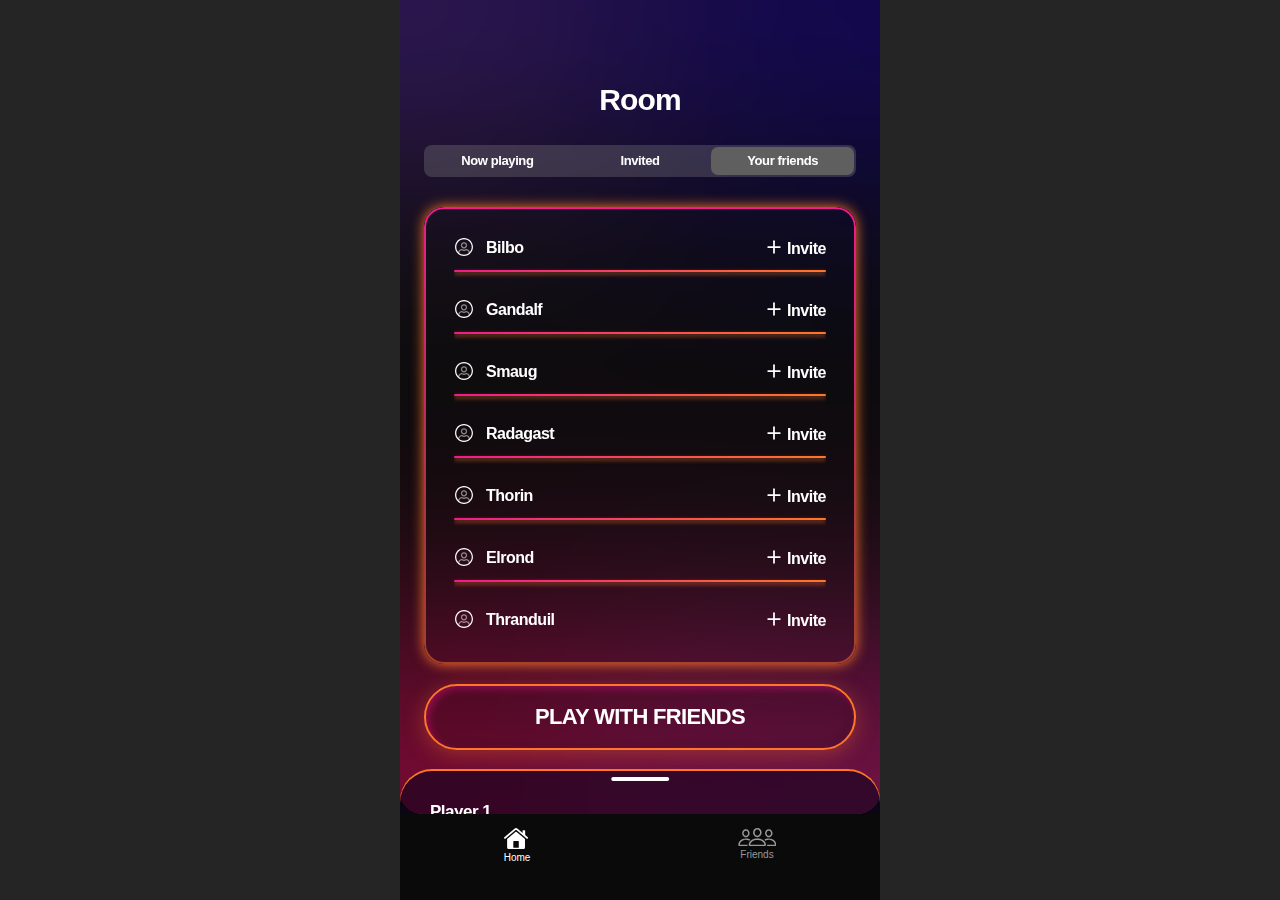
<file: room-your-friends.html>
<!DOCTYPE html>
<html lang="en">
  <head>
    <meta charset="UTF-8" />
    <meta
      name="viewport"
      content="width=device-width, user-scalable=no, initial-scale=1.0, maximum-scale=1.0, minimum-scale=1.0"
    />
    <link rel="stylesheet" href="css/styles.css" />
    <title>MIND AGENTS</title>
  </head>
  <body>
    <div class="visually-hidden">
      <svg
        xmlns="http://www.w3.org/2000/svg"
        xmlns:xlink="http://www.w3.org/1999/xlink"
      >
        <defs>
          <clipPath id="round-button"><path d="M0 0h80v85H0z" /></clipPath>
        </defs>
        <symbol
          id="captain-indicator"
          viewBox="0 0 19.0487 13.3658"
          fill="none"
        >
          <path
            d="M13.31 6.68L18.04 2.89L16.15 12.36L2.89 12.36L1 2.89L5.73 6.68L9.52 1L13.31 6.68Z"
            stroke="currentColor"
            stroke-width="2"
            stroke-linejoin="round"
          />
        </symbol>
        <symbol id="default-user-avatar" viewBox="0 0 34 34">
          <path
            id="Vector"
            d="M1.77 17C1.77 8.58 8.58 1.77 17 1.77C25.41 1.77 32.22 8.58 32.22 17C32.22 25.41 25.41 32.22 17 32.22C8.58 32.22 1.77 25.41 1.77 17ZM17 3.89C13.52 3.89 10.19 5.27 7.73 7.73C5.27 10.19 3.89 13.52 3.89 17C3.89 20.47 5.27 23.8 7.73 26.26C10.19 28.72 13.52 30.1 17 30.1C20.47 30.1 23.8 28.72 26.26 26.26C28.72 23.8 30.1 20.47 30.1 17C30.1 13.52 28.72 10.19 26.26 7.73C23.8 5.27 20.47 3.89 17 3.89Z"
            fill="#FFFFFF"
            fill-opacity="1.000000"
            fill-rule="nonzero"
          />
          <g opacity="0.500000">
            <path
              id="Vector"
              d="M17 10.97C15.18 10.97 13.81 12.39 13.81 14.16C13.81 15.93 15.18 17.35 17 17.35C18.81 17.35 20.18 15.93 20.18 14.16C20.18 12.39 18.81 10.97 17 10.97ZM11.68 14.16C11.68 13.46 11.81 12.77 12.08 12.12C12.34 11.47 12.73 10.89 13.23 10.39C13.72 9.9 14.31 9.51 14.96 9.24C15.6 8.98 16.3 8.84 17 8.85C17.69 8.84 18.39 8.98 19.03 9.24C19.68 9.51 20.27 9.9 20.76 10.39C21.26 10.89 21.65 11.47 21.91 12.12C22.18 12.77 22.31 13.46 22.31 14.16C22.31 14.86 22.18 15.55 21.91 16.2C21.65 16.85 21.26 17.44 20.76 17.93C20.27 18.43 19.68 18.82 19.03 19.08C18.39 19.35 17.69 19.48 17 19.47C16.3 19.48 15.6 19.35 14.96 19.08C14.31 18.82 13.72 18.43 13.23 17.93C12.73 17.44 12.34 16.85 12.08 16.2C11.81 15.55 11.68 14.86 11.68 14.16ZM20.83 22.46C20.72 22.49 20.61 22.54 20.52 22.61C19.81 23.09 18.57 23.72 17 23.72C15.42 23.72 14.18 23.09 13.47 22.61C13.38 22.54 13.27 22.5 13.16 22.47C13.12 22.45 13.07 22.45 13.02 22.46C12.04 22.77 11.01 23.28 10.22 24.1C9.46 24.89 8.89 26.01 8.85 27.64C8.85 27.78 8.82 27.92 8.76 28.05C8.7 28.18 8.62 28.29 8.52 28.39C8.42 28.48 8.3 28.56 8.17 28.61C8.04 28.66 7.9 28.69 7.76 28.68C7.62 28.68 7.49 28.65 7.36 28.59C7.23 28.54 7.11 28.46 7.02 28.35C6.92 28.25 6.85 28.13 6.8 28C6.75 27.87 6.72 27.74 6.72 27.6C6.77 25.43 7.56 23.8 8.69 22.63C9.8 21.48 11.18 20.81 12.39 20.43C13.27 20.16 14.11 20.47 14.66 20.85C15.17 21.19 15.99 21.6 17 21.6C18 21.6 18.82 21.19 19.33 20.85C19.88 20.48 20.72 20.16 21.6 20.43C22.81 20.81 24.19 21.48 25.3 22.63C26.43 23.8 27.22 25.43 27.27 27.6C27.27 27.74 27.24 27.87 27.19 28C27.14 28.13 27.07 28.25 26.97 28.35C26.88 28.46 26.76 28.54 26.63 28.59C26.5 28.65 26.37 28.68 26.23 28.68C26.09 28.69 25.95 28.66 25.82 28.61C25.69 28.56 25.57 28.48 25.47 28.39C25.37 28.29 25.29 28.18 25.23 28.05C25.17 27.92 25.14 27.78 25.14 27.64C25.1 26.01 24.53 24.89 23.77 24.1C22.98 23.28 21.95 22.77 20.97 22.46C20.92 22.45 20.87 22.45 20.83 22.46Z"
              fill="#FFFFFF"
              fill-opacity="1.000000"
              fill-rule="nonzero"
            />
          </g>
        </symbol>

        <symbol id="checkmark" viewbox="0 0 20 20" fill="none">
          <path
            d="M16.6667 5L7.50004 14.1667L3.33337 10"
            stroke="#44FF4A"
            stroke-width="1.75"
            stroke-linecap="round"
            stroke-linejoin="round"
          />
        </symbol>

        <symbol id="clock" viewbox="0 0 20 20" fill="none">
          <path
            d="M9.99996 18.3333C14.6023 18.3333 18.3333 14.6023 18.3333 9.99996C18.3333 5.39759 14.6023 1.66663 9.99996 1.66663C5.39759 1.66663 1.66663 5.39759 1.66663 9.99996C1.66663 14.6023 5.39759 18.3333 9.99996 18.3333Z"
            stroke="#FFC343"
            stroke-width="1.75"
            stroke-linecap="round"
            stroke-linejoin="round"
          />
          <path
            d="M10 5V10L13.3333 11.6667"
            stroke="#FFC343"
            stroke-width="1.75"
            stroke-linecap="round"
            stroke-linejoin="round"
          />
        </symbol>

        <symbol id="x-cross" viewbox="0 0 20 20" fill="none">
          <path
            d="M15 5L5 15"
            stroke="#FF4548"
            stroke-width="1.75"
            stroke-linecap="round"
            stroke-linejoin="round"
          />
          <path
            d="M5 5L15 15"
            stroke="#FF4548"
            stroke-width="1.75"
            stroke-linecap="round"
            stroke-linejoin="round"
          />
        </symbol>

        <symbol id="t-cross" viewbox="0 0 20 20" fill="none">
          <path
            d="M4.16663 10H15.8333"
            stroke="white"
            stroke-width="1.75"
            stroke-linecap="round"
            stroke-linejoin="round"
          />
          <path
            d="M10 4.16663V15.8333"
            stroke="white"
            stroke-width="1.75"
            stroke-linecap="round"
            stroke-linejoin="round"
          />
        </symbol>

        <symbol id="man" viewbox="0 0 19 18" fill="none">
          <path
            d="M9.5 1.92868C7.8228 1.92868 6.5518 3.21437 6.5518 4.82148C6.5518 6.42858 7.8228 7.71427 9.5 7.71427C11.1772 7.71427 12.4482 6.42858 12.4482 4.82148C12.4482 3.21437 11.1772 1.92868 9.5 1.92868ZM4.58634 4.82148C4.5811 4.1869 4.70462 3.55765 4.9497 2.97038C5.19478 2.38311 5.55652 1.84956 6.01384 1.40083C6.47116 0.952107 7.01493 0.597166 7.61344 0.356691C8.21196 0.116217 8.85327 -0.00498172 9.5 0.000156809C10.1467 -0.00498172 10.788 0.116217 11.3866 0.356691C11.9851 0.597166 12.5288 0.952107 12.9862 1.40083C13.4435 1.84956 13.8052 2.38311 14.0503 2.97038C14.2954 3.55765 14.4189 4.1869 14.4137 4.82148C14.4189 5.45605 14.2954 6.08531 14.0503 6.67258C13.8052 7.25985 13.4435 7.79339 12.9862 8.24212C12.5288 8.69085 11.9851 9.04579 11.3866 9.28626C10.788 9.52674 10.1467 9.64794 9.5 9.6428C8.85327 9.64794 8.21196 9.52674 7.61344 9.28626C7.01493 9.04579 6.47116 8.69085 6.01384 8.24212C5.55652 7.79339 5.19478 7.25985 4.9497 6.67258C4.70462 6.08531 4.5811 5.45605 4.58634 4.82148ZM13.0444 12.3569C12.9432 12.384 12.8474 12.4279 12.7614 12.4867C12.1049 12.9213 10.961 13.4999 9.5 13.4999C8.039 13.4999 6.8951 12.9213 6.23864 12.4867C6.15247 12.4283 6.05674 12.3849 5.95561 12.3582C5.91186 12.3449 5.86532 12.3431 5.82065 12.353C4.91392 12.6307 3.96132 13.1 3.23672 13.8406C2.53177 14.5605 1.99979 15.5762 1.96572 17.0573C1.96279 17.184 1.93448 17.3088 1.88239 17.4247C1.8303 17.5406 1.75545 17.6453 1.66213 17.7328C1.56881 17.8203 1.45883 17.8889 1.33848 17.9347C1.21813 17.9805 1.08976 18.0026 0.960709 17.9998C0.831655 17.9969 0.704441 17.9691 0.58633 17.918C0.468219 17.8669 0.361524 17.7934 0.272337 17.7019C0.183151 17.6103 0.113219 17.5024 0.0665342 17.3843C0.0198498 17.2662 -0.0026728 17.1403 0.000252437 17.0136C0.0461133 15.0465 0.777266 13.568 1.81896 12.5047C2.84363 11.4595 4.12511 10.8513 5.23625 10.5119C6.05651 10.2612 6.82959 10.5505 7.33799 10.8886C7.8097 11.1998 8.56968 11.5713 9.5 11.5713C10.4303 11.5713 11.1903 11.1985 11.662 10.8886C12.1704 10.5518 12.9435 10.2612 13.7637 10.5119C14.8762 10.8513 16.1564 11.4595 17.181 12.5047C18.2227 13.5693 18.9539 15.0452 18.9997 17.0136C19.0027 17.1403 18.9802 17.2662 18.9335 17.3843C18.8868 17.5024 18.8168 17.6103 18.7277 17.7019C18.6385 17.7934 18.5318 17.8669 18.4137 17.918C18.2956 17.9691 18.1683 17.9969 18.0393 17.9998C17.9102 18.0026 17.7819 17.9805 17.6615 17.9347C17.5412 17.8889 17.4312 17.8203 17.3379 17.7328C17.2445 17.6453 17.1697 17.5406 17.1176 17.4247C17.0655 17.3088 17.0372 17.184 17.0343 17.0573C17.0002 15.5775 16.4682 14.5605 15.7633 13.8406C15.0387 13.1 14.0861 12.6307 13.1793 12.353C13.1348 12.3427 13.0883 12.344 13.0444 12.3569Z"
            fill="white"
          />
        </symbol>
      </svg>
    </div>
    <div id="root">
      <!-- Фоновый компонент -->
      <div class="background-block">
        <div class="background-block__sublayer">
          <div
            class="background-block__layer room-bg-shape room-bg-shape--top-left"
          ></div>
          <div
            class="background-block__layer room-bg-shape room-bg-shape--top-right"
          ></div>
          <div
            class="background-block__layer room-bg-shape room-bg-shape--bottom-left"
          ></div>
          <div
            class="background-block__layer room-bg-shape room-bg-shape--bottom-right"
          ></div>
          <div class="background-block__blur">
            <div class="background-block__shading"></div>
          </div>
          <div class="background-block__blur">
            <div class="background-block__shading"></div>
          </div>
          <!-- <img
                    src="./assets/img/bg-image.png"
                    alt="Background Image"
                    class="background-block__image"
                  /> -->
        </div>
      </div>
      <!-- Сетка страницы -->
      <div class="grid-container">
        <header class="grid-title">
          <h1 class="title">Room</h1>
        </header>
        <div class="grid-tabs">
          <div class="tab-panel">
            <button class="tab-button" data-tab="now-playing">
              Now playing
            </button>
            <button class="tab-button" data-tab="invited">Invited</button>
            <button class="tab-button tab-button--active" data-tab="friends">
              Your friends
            </button>
          </div>
        </div>
        <main class="grid-main">
          <div class="room-main-list-decorations-container border-neon">
            <div class="room-main-list-scroll-wrapper">
              <ul class="room-main-list dividers-neon">
                <li class="friend-item">
                  <div
                    class="friend-item__user-avatar-container user-avatar-container"
                  >
                    <svg width="20" height="20">
                      <use xlink:href="#default-user-avatar"></use>
                    </svg>
                    <span class="user-avatar-container__user-name">Bilbo</span>
                  </div>

                  <button class="friend-item__invite-btn">
                    <svg width="20" height="20">
                      <use xlink:href="#t-cross"></use>
                    </svg>
                    <span class="friend-item__text">Invite</span>
                  </button>
                </li>

                <li class="friend-item">
                  <div
                    class="friend-item__user-avatar-container user-avatar-container"
                  >
                    <svg width="20" height="20">
                      <use xlink:href="#default-user-avatar"></use>
                    </svg>
                    <span class="user-avatar-container__user-name"
                      >Gandalf</span
                    >
                  </div>

                  <button class="friend-item__invite-btn">
                    <svg width="20" height="20">
                      <use xlink:href="#t-cross"></use>
                    </svg>
                    <span class="friend-item__text">Invite</span>
                  </button>
                </li>

                <li class="friend-item">
                  <div
                    class="friend-item__user-avatar-container user-avatar-container"
                  >
                    <svg width="20" height="20">
                      <use xlink:href="#default-user-avatar"></use>
                    </svg>
                    <span class="user-avatar-container__user-name">Smaug</span>
                  </div>

                  <button class="friend-item__invite-btn">
                    <svg width="20" height="20">
                      <use xlink:href="#t-cross"></use>
                    </svg>
                    <span class="friend-item__text">Invite</span>
                  </button>
                </li>

                <li class="friend-item">
                  <div
                    class="friend-item__user-avatar-container user-avatar-container"
                  >
                    <svg width="20" height="20">
                      <use xlink:href="#default-user-avatar"></use>
                    </svg>
                    <span class="user-avatar-container__user-name"
                      >Radagast</span
                    >
                  </div>

                  <button class="friend-item__invite-btn">
                    <svg width="20" height="20">
                      <use xlink:href="#t-cross"></use>
                    </svg>
                    <span class="friend-item__text">Invite</span>
                  </button>
                </li>

                <li class="friend-item">
                  <div
                    class="friend-item__user-avatar-container user-avatar-container"
                  >
                    <svg width="20" height="20">
                      <use xlink:href="#default-user-avatar"></use>
                    </svg>
                    <span class="user-avatar-container__user-name">Thorin</span>
                  </div>

                  <button class="friend-item__invite-btn">
                    <svg width="20" height="20">
                      <use xlink:href="#t-cross"></use>
                    </svg>
                    <span class="friend-item__text">Invite</span>
                  </button>
                </li>

                <li class="friend-item">
                  <div
                    class="friend-item__user-avatar-container user-avatar-container"
                  >
                    <svg width="20" height="20">
                      <use xlink:href="#default-user-avatar"></use>
                    </svg>
                    <span class="user-avatar-container__user-name">Elrond</span>
                  </div>

                  <button class="friend-item__invite-btn">
                    <svg width="20" height="20">
                      <use xlink:href="#t-cross"></use>
                    </svg>
                    <span class="friend-item__text">Invite</span>
                  </button>
                </li>

                <li class="friend-item">
                  <div
                    class="friend-item__user-avatar-container user-avatar-container"
                  >
                    <svg width="20" height="20">
                      <use xlink:href="#default-user-avatar"></use>
                    </svg>
                    <span class="user-avatar-container__user-name"
                      >Thranduil</span
                    >
                  </div>

                  <button class="friend-item__invite-btn">
                    <svg width="20" height="20">
                      <use xlink:href="#t-cross"></use>
                    </svg>
                    <span class="friend-item__text">Invite</span>
                  </button>
                </li>

                <li class="friend-item">
                  <div
                    class="friend-item__user-avatar-container user-avatar-container"
                  >
                    <svg width="20" height="20">
                      <use xlink:href="#default-user-avatar"></use>
                    </svg>
                    <span class="user-avatar-container__user-name"
                      >Legolas</span
                    >
                  </div>

                  <button class="friend-item__invite-btn">
                    <svg width="20" height="20">
                      <use xlink:href="#t-cross"></use>
                    </svg>
                    <span class="friend-item__text">Invite</span>
                  </button>
                </li>

                <li class="friend-item">
                  <div
                    class="friend-item__user-avatar-container user-avatar-container"
                  >
                    <svg width="20" height="20">
                      <use xlink:href="#default-user-avatar"></use>
                    </svg>
                    <span class="user-avatar-container__user-name"
                      >Galadriel</span
                    >
                  </div>

                  <button class="friend-item__invite-btn">
                    <svg width="20" height="20">
                      <use xlink:href="#t-cross"></use>
                    </svg>
                    <span class="friend-item__text">Invite</span>
                  </button>
                </li>
              </ul>
            </div>
          </div>
        </main>
        <div class="grid-btns">
          <button class="play-btn play-btn--room-screen">
            PLAY WITH FRIENDS
          </button>
        </div>
        <div class="grid-scores"></div>
        <footer class="grid-nav">
          <!-- Меню навигации -->
          <nav class="navigation">
            <ul class="navigation__list">
              <li class="navigation__item">
                <a class="navigation__icon navigation__icon--active">
                  <svg
                    width="24.125000"
                    height="21.335938"
                    viewBox="0 0 24.125 21.3359"
                    xmlns="http://www.w3.org/2000/svg"
                    xmlns:xlink="http://www.w3.org/1999/xlink"
                  >
                    <path
                      id="Symbol"
                      d="M0.24 10.54C0.4 10.71 0.62 10.79 0.9 10.79Q1.03 10.79 1.15 10.75Q1.22 10.73 1.28 10.7C1.4 10.64 1.51 10.56 1.62 10.47L11.63 2.07C11.76 1.96 11.91 1.9 12.06 1.9C12.21 1.9 12.35 1.96 12.49 2.07L22.5 10.47C22.6 10.56 22.72 10.64 22.83 10.7C22.95 10.76 23.08 10.79 23.21 10.79C23.5 10.79 23.72 10.71 23.88 10.54C24.04 10.37 24.12 10.17 24.12 9.95C24.12 9.82 24.09 9.7 24.03 9.58C23.98 9.46 23.89 9.34 23.77 9.25L21.17 7.07L21.17 2.96C21.17 2.76 21.11 2.6 20.99 2.48C20.86 2.35 20.7 2.29 20.49 2.29L19.25 2.29C19.05 2.29 18.88 2.35 18.75 2.48C18.63 2.6 18.57 2.76 18.57 2.96L18.57 4.88L13.36 0.51C12.96 0.17 12.52 0 12.06 0C11.59 0 11.16 0.17 10.75 0.51L0.35 9.25C0.23 9.34 0.14 9.46 0.08 9.58C0.02 9.7 0 9.82 0 9.95C0 10.17 0.08 10.37 0.24 10.54ZM3.11 11.03L3.11 19.12C3.11 19.81 3.31 20.35 3.71 20.75C4.12 21.14 4.68 21.33 5.39 21.33L18.72 21.33C19.43 21.33 19.99 21.14 20.39 20.75C20.8 20.35 21 19.81 21 19.12L21 11.04L12.68 4.07Q12.42 3.83 12.13 3.81Q12.09 3.81 12.05 3.81C11.83 3.81 11.62 3.89 11.42 4.07L3.11 11.03ZM14.8 13.72L14.8 19.64L9.32 19.64L9.32 13.72C9.32 13.5 9.38 13.32 9.52 13.18C9.65 13.05 9.83 12.98 10.06 12.98L14.07 12.98C14.29 12.98 14.47 13.05 14.6 13.18C14.73 13.32 14.8 13.5 14.8 13.72Z"
                      fill="currentColor"
                      fill-opacity="1.000000"
                      fill-rule="evenodd"
                    />
                  </svg>
                  <span class="navigation__icon-label">Home</span>
                </a>
              </li>
              <li class="navigation__item">
                <a class="navigation__icon">
                  <svg
                    width="38.664062"
                    height="18.341875"
                    viewBox="0 0 38.6641 18.6719"
                    xmlns="http://www.w3.org/2000/svg"
                    xmlns:xlink="http://www.w3.org/1999/xlink"
                  >
                    <path
                      id="Symbol"
                      d="M17.64 8.98C18.16 9.22 18.72 9.34 19.32 9.34Q20.01 9.34 20.62 9.13Q20.82 9.06 21.01 8.97C21.54 8.73 22 8.39 22.39 7.96C22.79 7.52 23.1 7.02 23.32 6.46C23.55 5.88 23.67 5.27 23.67 4.61C23.67 3.97 23.55 3.37 23.32 2.82C23.1 2.26 22.79 1.77 22.39 1.35Q22.09 1.03 21.74 0.78Q21.4 0.53 21.01 0.35C20.48 0.11 19.92 0 19.32 0Q18.7 3.27e-7 18.12 0.17Q17.88 0.25 17.64 0.35C17.11 0.59 16.65 0.93 16.25 1.35C15.85 1.78 15.54 2.28 15.32 2.84C15.09 3.4 14.98 3.99 14.99 4.63C14.99 5.28 15.1 5.9 15.32 6.46C15.55 7.03 15.86 7.53 16.25 7.96C16.65 8.4 17.11 8.73 17.64 8.98ZM5.75 8.92C6.33 9.29 6.96 9.47 7.66 9.47C8.36 9.47 8.99 9.29 9.57 8.92C10.14 8.54 10.59 8.04 10.93 7.42C11.27 6.79 11.44 6.09 11.44 5.32C11.44 4.76 11.34 4.23 11.14 3.75Q10.91 3.18 10.55 2.72Q10.44 2.58 10.32 2.46C9.98 2.09 9.58 1.8 9.12 1.59C8.67 1.38 8.18 1.27 7.66 1.27C7.14 1.27 6.65 1.38 6.19 1.59C5.73 1.8 5.33 2.1 4.98 2.47C4.64 2.84 4.36 3.27 4.17 3.76C3.97 4.25 3.88 4.77 3.88 5.33Q3.88 6.26 4.22 7.05Q4.3 7.24 4.39 7.42Q4.74 8.06 5.25 8.52Q5.48 8.74 5.75 8.92ZM29.09 8.92C29.66 9.29 30.3 9.47 31 9.47Q31.57 9.47 32.08 9.3Q32.51 9.17 32.89 8.92C33.47 8.54 33.92 8.04 34.26 7.42Q34.36 7.24 34.44 7.05Q34.77 6.26 34.78 5.33C34.78 4.77 34.68 4.25 34.48 3.76Q34.25 3.19 33.88 2.73Q33.78 2.6 33.66 2.47C33.31 2.1 32.91 1.8 32.45 1.59C32 1.38 31.51 1.27 31 1.27Q30.44 1.27 29.93 1.43Q29.72 1.5 29.52 1.59C29.07 1.8 28.66 2.09 28.32 2.46C27.97 2.83 27.7 3.26 27.5 3.75C27.31 4.23 27.21 4.76 27.21 5.32C27.21 6.09 27.38 6.79 27.72 7.42C28.06 8.04 28.52 8.54 29.09 8.92ZM20.69 7.39C20.28 7.67 19.82 7.81 19.32 7.81C18.82 7.81 18.36 7.67 17.95 7.39C17.54 7.1 17.21 6.72 16.96 6.25C16.71 5.76 16.59 5.22 16.59 4.63C16.58 4.05 16.71 3.53 16.96 3.07C17.21 2.6 17.54 2.22 17.96 1.95C18.37 1.67 18.83 1.53 19.32 1.53C19.82 1.53 20.28 1.67 20.69 1.94C21.11 2.21 21.44 2.58 21.68 3.04Q21.72 3.1 21.75 3.17Q22.06 3.82 22.06 4.61Q22.06 5.39 21.77 6.04Q21.73 6.14 21.68 6.23C21.44 6.71 21.11 7.1 20.69 7.39ZM8.79 7.6C8.45 7.84 8.07 7.96 7.66 7.96C7.24 7.96 6.86 7.84 6.52 7.6C6.17 7.37 5.9 7.05 5.69 6.66C5.49 6.26 5.39 5.82 5.39 5.33Q5.39 4.76 5.59 4.27Q5.63 4.16 5.69 4.05C5.9 3.66 6.17 3.35 6.52 3.12C6.87 2.89 7.25 2.78 7.66 2.78C8.08 2.78 8.46 2.89 8.8 3.12Q8.94 3.21 9.06 3.32Q9.4 3.61 9.62 4.03C9.83 4.42 9.93 4.85 9.93 5.32C9.93 5.81 9.83 6.26 9.62 6.66C9.42 7.05 9.14 7.37 8.79 7.6ZM32.13 7.6C31.78 7.84 31.41 7.96 31 7.96Q30.7 7.96 30.43 7.88Q30.12 7.79 29.85 7.6Q29.73 7.52 29.62 7.43Q29.26 7.12 29.03 6.66C28.82 6.26 28.72 5.81 28.72 5.32Q28.72 4.75 28.92 4.26Q28.97 4.14 29.03 4.03Q29.25 3.61 29.59 3.32Q29.71 3.21 29.85 3.12C30.2 2.89 30.58 2.78 31 2.78C31.41 2.78 31.78 2.89 32.13 3.12C32.47 3.35 32.75 3.66 32.95 4.05C33.16 4.44 33.26 4.86 33.26 5.33C33.26 5.82 33.16 6.26 32.95 6.66Q32.71 7.12 32.35 7.43Q32.25 7.52 32.13 7.6ZM0.5 18.23C0.84 18.52 1.35 18.67 2.03 18.67L10.07 18.67C9.91 18.57 9.77 18.45 9.64 18.28Q9.63 18.26 9.61 18.24Q9.45 18.02 9.36 17.75C9.29 17.55 9.27 17.36 9.28 17.16L1.94 17.16C1.8 17.16 1.71 17.13 1.64 17.07C1.59 17.02 1.56 16.94 1.56 16.82C1.56 16.2 1.72 15.61 2.03 15.04C2.36 14.47 2.8 13.97 3.36 13.53Q4.21 12.86 5.31 12.47C6.04 12.21 6.82 12.08 7.64 12.08Q8.28 12.08 8.89 12.19C9.29 12.26 9.68 12.36 10.05 12.5C10.42 12.64 10.76 12.8 11.07 13C11.22 12.79 11.39 12.6 11.58 12.42Q11.86 12.14 12.21 11.9C11.78 11.61 11.32 11.37 10.82 11.17C10.32 10.98 9.8 10.83 9.27 10.73C8.74 10.63 8.2 10.58 7.64 10.58Q6.03 10.58 4.64 11.1Q3.25 11.63 2.21 12.53C1.51 13.13 0.97 13.81 0.58 14.57Q0.17 15.37 0.05 16.21Q-7.63e-6 16.57 -7.63e-6 16.94C-7.63e-6 17.51 0.16 17.94 0.5 18.23ZM28.57 18.67L36.62 18.67Q37.64 18.67 38.14 18.23Q38.24 18.15 38.31 18.06Q38.66 17.64 38.66 16.94Q38.66 16.57 38.61 16.21Q38.48 15.37 38.07 14.57C37.68 13.81 37.14 13.13 36.44 12.53Q35.4 11.63 34 11.1C33.08 10.76 32.08 10.58 31 10.58C30.45 10.58 29.91 10.63 29.37 10.73C28.84 10.83 28.32 10.98 27.82 11.17C27.33 11.37 26.86 11.61 26.43 11.9Q26.78 12.14 27.07 12.42C27.25 12.6 27.42 12.79 27.57 13C27.89 12.8 28.23 12.64 28.6 12.5C28.97 12.36 29.36 12.26 29.76 12.19C30.17 12.12 30.58 12.08 31 12.08C31.83 12.08 32.6 12.21 33.33 12.47Q34.43 12.86 35.28 13.53C35.84 13.97 36.28 14.47 36.6 15.04C36.93 15.61 37.09 16.2 37.09 16.82Q37.09 16.99 37 17.07Q37 17.07 37 17.07C36.94 17.13 36.84 17.16 36.71 17.16L29.35 17.16Q29.36 17.27 29.36 17.38Q29.34 17.56 29.28 17.75Q29.22 17.93 29.13 18.1Q29.07 18.2 29 18.28C28.88 18.45 28.73 18.57 28.57 18.67ZM10.53 17.02C10.53 18.12 11.33 18.67 12.93 18.67L25.7 18.67Q27.34 18.67 27.87 17.9Q28.11 17.54 28.11 17.02Q28.11 16.2 27.71 15.31C27.45 14.71 27.06 14.14 26.56 13.58C26.06 13.02 25.45 12.52 24.73 12.07Q23.65 11.39 22.29 11C21.39 10.72 20.39 10.59 19.32 10.59C18.24 10.59 17.24 10.72 16.33 11Q14.97 11.39 13.89 12.07C13.18 12.52 12.57 13.02 12.07 13.58Q11.32 14.42 10.92 15.31C10.66 15.9 10.53 16.47 10.53 17.02ZM26.33 17.05C26.26 17.1 26.15 17.13 25.98 17.13L12.65 17.13Q12.4 17.13 12.3 17.05C12.23 17 12.2 16.91 12.2 16.79C12.2 16.45 12.3 16.08 12.5 15.66C12.7 15.25 13 14.84 13.39 14.42Q13.98 13.8 14.84 13.28C15.42 12.94 16.08 12.66 16.83 12.45C17.58 12.24 18.41 12.14 19.32 12.14Q20.67 12.14 21.8 12.45C22.55 12.66 23.21 12.94 23.78 13.28Q24.65 13.8 25.24 14.42C25.63 14.84 25.92 15.25 26.13 15.66C26.33 16.08 26.43 16.45 26.43 16.79C26.43 16.91 26.4 17 26.33 17.05Z"
                      fill="currentColor"
                      fill-opacity="1.000000"
                      fill-rule="evenodd"
                    />
                  </svg>
                  <span class="navigation__icon-label">Friends</span>
                </a>
              </li>
            </ul>
          </nav>
        </footer>
      </div>

      <div class="chat-modal">
        <div class="chat-modal__overlay"></div>
        <div class="chat-modal__wrapper">
          <div class="chat-modal__drag-handle"></div>
          <div class="chat-modal__scroll-wrapper">
            <section class="chat">
              <article class="chat__message">
                <header class="chat__header">Player 1</header>
                <p class="chat__text">
                  Lacinia et. Urna pellentesque platea ut. Lorem ex. Malesuada
                  imperdiet justo nec amet amet, luctus venenatis dolor dictum
                  justo elit.
                </p>
              </article>

              <article class="chat__message chat__message--server-message">
                <header class="chat__header chat__header--server">
                  SERVER
                </header>
                <p class="chat__text">
                  Player 2 is <span class="chat--invited">invited</span> to the
                  game
                </p>
              </article>

              <article class="chat__message chat__message--server-message">
                <header class="chat__header chat__header--server">
                  SERVER
                </header>
                <p class="chat__text">
                  Player 3 is <span class="chat--waiting">waiting</span> for the
                  game
                </p>
              </article>

              <article class="chat__message chat__message--server-message">
                <header class="chat__header chat__header--server">
                  SERVER
                </header>
                <p class="chat__text">
                  Player 4 <span class="chat--declined">declined</span> the game
                </p>
              </article>

              <article class="chat__message">
                <header class="chat__header chat__header--you">
                  YourNickName
                </header>
                <p class="chat__text">
                  Lacinia et. Urna pellentesque platea ut. Lorem ex. Malesuada
                  imperdiet justo nec amet amet, luctus venenatis dolor dictum
                  justo elit.
                </p>
              </article>

              <article class="chat__message">
                <header class="chat__header">Player 99</header>
                <p class="chat__text">
                  Lacinia et. Urna pellentesque platea ut. Lorem ex. Malesuada
                  imperdiet justo nec amet amet, luctus venenatis dolor dictum
                  justo elit.
                </p>
              </article>

              <article class="chat__message">
                <header class="chat__header">Player 777</header>
                <p class="chat__text">
                  Lacinia et. Urna pellentesque platea ut. Lorem ex. Malesuada
                  imperdiet justo nec amet amet, luctus venenatis dolor dictum
                  justo elit.
                </p>
              </article>
            </section>
          </div>
        </div>
      </div>
    </div>
    <script type="module" src="js/script.js"></script>
  </body>
</html>
</file>
<file: css/styles.css>
@charset "UTF-8";
/*! normalize.css v8.0.1 | MIT License | github.com/necolas/normalize.css */
html {
  line-height: 1.15;
  -webkit-text-size-adjust: 100%;
}

body {
  margin: 0;
}

main {
  display: block;
}

h1 {
  font-size: 2em;
  margin: 0.67em 0;
}

hr {
  box-sizing: content-box;
  height: 0;
  overflow: visible;
}

pre {
  font-family: monospace, monospace;
  font-size: 1em;
}

a {
  background-color: transparent;
}

abbr[title] {
  border-bottom: none;
  text-decoration: underline;
  -webkit-text-decoration: underline dotted;
          text-decoration: underline dotted;
}

b,
strong {
  font-weight: bolder;
}

code,
kbd,
samp {
  font-family: monospace, monospace;
  font-size: 1em;
}

small {
  font-size: 80%;
}

sub,
sup {
  font-size: 75%;
  line-height: 0;
  position: relative;
  vertical-align: baseline;
}

sub {
  bottom: -0.25em;
}

sup {
  top: -0.5em;
}

img {
  border-style: none;
}

button,
input,
optgroup,
select,
textarea {
  font-family: inherit;
  font-size: 100%;
  line-height: 1.15;
  margin: 0;
}

button,
input {
  overflow: visible;
}

button,
select {
  text-transform: none;
}

button,
[type=button],
[type=reset],
[type=submit] {
  -webkit-appearance: button;
}

button::-moz-focus-inner,
[type=button]::-moz-focus-inner,
[type=reset]::-moz-focus-inner,
[type=submit]::-moz-focus-inner {
  border-style: none;
  padding: 0;
}

button:-moz-focusring,
[type=button]:-moz-focusring,
[type=reset]:-moz-focusring,
[type=submit]:-moz-focusring {
  outline: 1px dotted ButtonText;
}

fieldset {
  padding: 0.35em 0.75em 0.625em;
}

legend {
  box-sizing: border-box;
  color: inherit;
  display: table;
  max-width: 100%;
  padding: 0;
  white-space: normal;
}

progress {
  vertical-align: baseline;
}

textarea {
  overflow: auto;
}

[type=checkbox],
[type=radio] {
  box-sizing: border-box;
  padding: 0;
}

[type=number]::-webkit-inner-spin-button,
[type=number]::-webkit-outer-spin-button {
  height: auto;
}

[type=search] {
  -webkit-appearance: textfield;
  outline-offset: -2px;
}

[type=search]::-webkit-search-decoration {
  -webkit-appearance: none;
}

::-webkit-file-upload-button {
  -webkit-appearance: button;
  font: inherit;
}

details {
  display: block;
}

summary {
  display: list-item;
}

template {
  display: none;
}

[hidden] {
  display: none;
}

* {
  margin: 0;
  padding: 0;
  box-sizing: border-box;
}

.visually-hidden {
  position: absolute !important;
  width: 1px !important;
  height: 1px !important;
  margin: -1px !important;
  border: 0 !important;
  padding: 0 !important;
  white-space: nowrap !important;
  -webkit-clip-path: inset(100%) !important;
          clip-path: inset(100%) !important;
  clip: rect(0 0 0 0) !important;
  overflow: hidden !important;
}

.border-neon::before {
  content: "";
  position: absolute;
  top: 0;
  z-index: -2;
  inset: 0;
  border-radius: 20px;
  padding: 2px;
  background: linear-gradient(to bottom, #f11a8e, rgba(255, 118, 41, 0.5019607843));
  mask: linear-gradient(#fff 0 0) content-box, linear-gradient(#fff 0 0);
  -webkit-mask: linear-gradient(#fff 0 0) content-box, linear-gradient(#fff 0 0);
  -webkit-mask-composite: xor;
  mask-composite: exclude;
}

.dividers-neon > * {
  position: relative;
}
.dividers-neon > *:not(:last-child)::before {
  content: "";
  position: absolute;
  bottom: -15px;
  display: block;
  width: 100%;
  height: 2px;
  border-radius: 20px;
  background: linear-gradient(to right, #f11a8e, #ff7629);
  box-shadow: 0 2px 4px 0 rgba(255, 118, 41, 0.7);
}

.background-block {
  position: fixed;
  top: 0;
  left: 50%;
  transform: translateX(-50%);
  z-index: -10;
  width: 100%;
  max-width: 480px;
  height: calc(100dvh - clamp(50px, 50px + 36 * (100vh - 670px) / 174, 86px));
  background-color: #0a0a0a;
}
.background-block--full-height {
  height: 100%;
}
.background-block--full-height .background-block__sublayer {
  border-radius: 0;
}
.background-block__sublayer {
  position: absolute;
  top: 0;
  left: 0;
  width: 100%;
  height: 100%;
  overflow: hidden;
  border-radius: 0 0 23px 23px;
}
@media (max-width: 360px) {
  .background-block__sublayer {
    border-radius: 0 0 15px 15px;
  }
}
.background-block__layer {
  position: absolute;
  pointer-events: none;
}
.background-block__blur {
  position: absolute;
  top: 0;
  left: 0;
  width: 100%;
  height: 100%;
  -webkit-backdrop-filter: blur(100px);
          backdrop-filter: blur(100px);
}
.background-block__shading {
  position: absolute;
  inset: 0;
  background-color: rgba(17, 17, 17, 0.2);
}
.background-block__shading--game {
  background-color: rgba(22, 15, 42, 0.6980392157);
}
.background-block__image {
  position: absolute;
  left: 50%;
  top: 50px;
  transform: translateX(-50%);
}

.home-bg-shape {
  width: 338px;
  height: 338px;
  border-radius: 999px;
  background-color: #f11a8e;
}
.home-bg-shape--top-left {
  top: 34px;
  right: 34%;
  background-color: #ff7629;
}
.home-bg-shape--top-right {
  top: 44px;
  left: 50.5%;
}
.home-bg-shape--bottom-left {
  bottom: -468px;
  right: 18%;
  width: 569px;
  height: 569px;
  background-color: #ff7629;
}
.home-bg-shape--bottom-right {
  bottom: -463px;
  left: 27%;
  width: 569px;
  height: 569px;
}

.room-bg-shape {
  border-radius: 999px;
}
.room-bg-shape--top-left {
  top: -73px;
  right: 55%;
  width: 217px;
  height: 217px;
  background-color: #ff7629;
}
.room-bg-shape--top-left::before {
  content: "";
  position: absolute;
  top: 5%;
  right: 50%;
  transform: translateX(50%);
  width: 80%;
  height: 80%;
  border-radius: 999px;
  background-color: #0d00ff;
}
.room-bg-shape--top-right {
  width: 210px;
  height: 210px;
  top: -50px;
  left: 53%;
  background-color: #1a00bd;
}
.room-bg-shape--bottom-left {
  bottom: -318px;
  right: 27%;
  width: 464px;
  height: 464px;
  background-color: #fb0351;
}
.room-bg-shape--bottom-right {
  bottom: -258px;
  left: 23%;
  width: 414px;
  height: 414px;
  background-color: #f11a8e;
}

.game-bg-shape--top {
  width: 51vh;
  height: 51vh;
  border-radius: 999px;
  top: 41vw;
  left: 38vw;
  background-color: #89FE42;
}
.game-bg-shape--bottom {
  width: 93.5vw;
  height: 93.5vw;
  border-radius: 999px;
  bottom: -12.3vw;
  right: 33vw;
  background-color: #1a00bd;
}

.grid-container {
  display: grid;
  grid-template-columns: 1fr;
  grid-template-rows: min-content min-content minmax(0, 1fr) min-content min-content min-content;
  gap: 0px 0px;
  grid-template-areas: "grid-title" "grid-tabs" "grid-main" "grid-btns" "grid-scores" "grid-nav";
  height: 100dvh;
}

.grid-title {
  grid-area: grid-title;
}

.grid-controls {
  grid-area: grid-tabs;
}

.grid-main {
  grid-area: grid-main;
}

.grid-btns {
  grid-area: grid-btns;
}

.grid-scores {
  grid-area: grid-scores;
}

.grid-nav {
  grid-area: grid-nav;
}

.title {
  font-size: 16px;
  font-weight: 600;
  line-height: 1;
  letter-spacing: -0.03em;
  font-size: clamp(24px, 8vw, 30px);
  text-align: center;
  margin-block: clamp(40px, 40px + 45 * (100vh - 670px) / 174, 85px) clamp(15px, 15px + 15 * (100vh - 670px) / 174, 30px);
}

.tab-panel {
  display: flex;
  height: 32px;
  margin-block-end: clamp(15px, 15px + 15 * (100vh - 670px) / 174, 30px);
  margin-inline: auto;
  padding: 2px;
  width: 90%;
  border-radius: 8px;
  background-color: rgba(138, 138, 138, 0.3);
}

.tab-button {
  padding: 0;
  background-color: transparent;
  border: none;
  outline: none;
  -webkit-appearance: none;
     -moz-appearance: none;
          appearance: none;
  flex: 1;
  font-size: 13px;
  font-weight: 600;
  line-height: 20px;
  letter-spacing: -0.03em;
  color: #ffffff;
}
.tab-button--active {
  background-color: #5f5f5f;
  border-radius: 7px;
}

.play-btn {
  display: block;
  margin-inline: auto;
  height: 66px;
  width: 90%;
  font-size: 16px;
  font-weight: 600;
  line-height: 1;
  letter-spacing: -0.03em;
  color: #ffffff;
  background-color: rgba(0, 0, 0, 0.1);
  transition: all 0.1s ease;
  border: 2px solid #ff7629;
  border-radius: 100px;
  box-shadow: 0 4px 21px rgba(255, 118, 41, 0.35), inset 3px 3px 7.2px rgba(255, 17, 146, 0.37), inset -3px -3px 11.9px rgba(0, 0, 0, 0.15); /* Внутренняя черная тень */
}
@media (min-width: 380px) {
  .play-btn {
    font-size: 22px;
  }
}
@media (max-width: 380px) and (min-width: 300px) {
  .play-btn {
    font-size: clamp(19px, 19px + 3 * (100vw - 300px) / (380 - 300), 22px);
  }
}
@media (max-width: 300px) {
  .play-btn {
    font-size: 19px;
  }
}
.play-btn--home-screen {
  margin-block: 30px 50px;
}
.play-btn--room-screen {
  margin-block: 20px clamp(39px, 39px + 25 * (100vh - 670px) / 174, 64px);
}
.play-btn:active {
  transform: scale(0.99);
  border: 2px solid #ff7629;
  border-radius: 100px;
  box-shadow: 0 4px 21px rgba(255, 118, 41, 0.25), inset 3px 3px 7.2px rgba(255, 17, 146, 0.3), inset -3px -3px 11.9px rgba(0, 0, 0, 0.2); /* Внутренняя черная тень */
}

.navigation {
  position: relative;
  z-index: 100;
  width: 100%;
  height: clamp(50px, 50px + 36 * (100vh - 670px) / 174, 86px);
  margin: 0 auto;
  background-color: #0a0a0a;
}
.navigation__list {
  display: flex;
  justify-content: space-around;
  list-style: none;
}
.navigation__icon {
  display: flex;
  flex-direction: column;
  margin-top: 14px;
  border: none;
  text-align: center;
  background: none;
}
.navigation__icon svg {
  color: #999;
}
.navigation__icon--active svg {
  color: #ffffff;
}
.navigation__icon--active .navigation__icon-label {
  color: #ffffff;
}
.navigation__icon-label {
  margin-block-start: 4px;
  line-height: 1;
  font-size: 10px;
  color: #999;
}
.navigation__down-menu {
  height: 100%;
}

.user-avatar-container {
  display: flex;
  align-items: center;
  gap: 12px;
}
.user-avatar-container__user-name {
  padding-block-start: 2px;
  font-size: 16px;
  font-weight: 600;
  line-height: 1;
  letter-spacing: -0.03em;
  word-break: break-all;
}
@media (min-width: 370px) {
  .user-avatar-container__user-name {
    font-size: 16px;
  }
}
@media (max-width: 370px) and (min-width: 320px) {
  .user-avatar-container__user-name {
    font-size: clamp(11px, 11px + 5 * (100vw - 320px) / (370 - 320), 16px);
  }
}
@media (max-width: 320px) {
  .user-avatar-container__user-name {
    font-size: 11px;
  }
}

.home-main-list {
  display: flex;
  flex-direction: column;
  gap: 34px;
  list-style: none;
  min-width: 100%;
}

.home-main-list-decorations-container {
  display: flex;
  justify-content: stretch;
  align-items: stretch;
  width: 90%;
  height: 100%;
  margin: 0 auto;
  padding: 30px;
  overflow: hidden;
  border-radius: 20px;
  background-color: rgba(37, 19, 33, 0.3019607843);
  box-shadow: 0 0 10px 0 #ff7629;
}

.home-main-list-scroll-wrapper {
  width: 100%;
  overflow-y: auto;
  -webkit-overflow-scrolling: touch;
  scrollbar-width: none;
  scrollbar-color: transparent transparent;
}
.home-main-list-scroll-wrapper::-webkit-scrollbar {
  width: 0;
  height: 0;
  background: transparent;
}
.home-main-list-scroll-wrapper::-webkit-scrollbar-thumb {
  background: transparent;
}

.room-item {
  position: relative;
  display: flex;
  justify-content: space-between;
  align-items: center;
  gap: 15px;
}
.room-item__host-container {
  flex-grow: 1;
}
.room-item__players-container {
  font-weight: 600;
  line-height: 1;
  letter-spacing: -2%;
}
@media (min-width: 370px) {
  .room-item__players-container {
    font-size: 16px;
  }
}
@media (max-width: 370px) and (min-width: 320px) {
  .room-item__players-container {
    font-size: clamp(11px, 11px + 5 * (100vw - 320px) / (370 - 320), 16px);
  }
}
@media (max-width: 320px) {
  .room-item__players-container {
    font-size: 11px;
  }
}
.room-item__join-btn {
  padding: 0;
  background-color: transparent;
  border: none;
  outline: none;
  -webkit-appearance: none;
     -moz-appearance: none;
          appearance: none;
  width: clamp(40px, 15.4vw, 60px);
  height: clamp(25px, 7.7vw, 30px);
  min-width: clamp(40px, 15.4vw, 60px);
  border-radius: 20px;
  font-weight: 600;
  line-height: 1;
  letter-spacing: -2%;
  color: #0a0a0a;
  background-color: #ffffff;
}
@media (min-width: 400px) {
  .room-item__join-btn {
    font-size: 14px;
  }
}
@media (max-width: 400px) and (min-width: 300px) {
  .room-item__join-btn {
    font-size: clamp(10px, 10px + 4 * (100vw - 300px) / (400 - 300), 14px);
  }
}
@media (max-width: 300px) {
  .room-item__join-btn {
    font-size: 10px;
  }
}
.room-item__join-btn--disabled {
  pointer-events: none;
  background-color: #999;
}
.room-item__join-btn:active {
  background-color: #e6e6e6;
  box-shadow: inset 0 2px 5px rgba(0, 0, 0, 0.2);
  transform: scale(0.95);
  transition: background-color 0.1s ease, transform 0.1s ease, box-shadow 0.1s ease;
}

.teams-container {
  display: flex;
  flex-direction: column;
  justify-content: flex-start;
  gap: 26px;
  width: 90%;
  height: 100%;
  margin: 0 auto;
}

.team-box {
  position: relative;
  border-radius: 20px;
}
.team-box__wrapper {
  padding: 20px;
  display: flex;
  flex-direction: column;
  gap: 42px;
}
.team-box__wrapper--dividers-blue > * {
  position: relative;
}
.team-box__wrapper--dividers-blue > *:not(:last-child)::before {
  content: "";
  position: absolute;
  bottom: -20px;
  display: block;
  width: 100%;
  height: 2px;
  border-radius: 20px;
  background: linear-gradient(to right, rgba(0, 0, 0, 0.2), rgba(0, 0, 0, 0.2)), linear-gradient(to right, #4901ff, rgba(113, 196, 252, 0.5019607843));
  box-shadow: 0 2px 4px 0 rgba(26, 130, 241, 0.5019607843);
}
.team-box__wrapper--dividers-red > * {
  position: relative;
}
.team-box__wrapper--dividers-red > *:not(:last-child)::before {
  content: "";
  position: absolute;
  bottom: -20px;
  display: block;
  width: 100%;
  height: 2px;
  border-radius: 20px;
  background: linear-gradient(to right, rgba(0, 0, 0, 0.2), rgba(0, 0, 0, 0.2)), linear-gradient(to right, #ff0151, rgba(255, 140, 142, 0.4));
  box-shadow: 0 2px 4px 0 rgba(241, 26, 30, 0.5019607843);
}
.team-box--size-2 {
  display: flex;
  flex-direction: column;
}
.team-box--size-3 {
  display: flex;
  flex-direction: column;
}
.team-box--size-3 .team-box__wrapper {
  padding: 20px;
  gap: clamp(22px, 22px + 20 * (100dvh - 670px) / 174, 42px);
}
.team-box--size-3 .team-box__wrapper--dividers-blue > *:not(:last-child)::before {
  bottom: unset;
  top: clamp(35px, 30px + 10 * (100dvh - 670px) / 174, 40px);
}
.team-box--size-3 .team-box__wrapper--dividers-red > *:not(:last-child)::before {
  bottom: unset;
  top: clamp(35px, 35px + 5 * (100dvh - 670px) / 174, 40px);
}
.team-box--size-4 {
  display: flex;
  flex-direction: column;
}
.team-box--size-4 .team-box__wrapper {
  padding: clamp(15px, 15px + 5 * (100dvw - 320px) / 70, 20px);
}
.team-box__pair-container {
  display: flex;
  gap: clamp(15px, 15px + 25 * (100dvw - 320px) / 70, 40px);
}
.team-box__pair-container .player-in-team-box {
  flex: 1;
}
.team-box--blue {
  border-width: 2px;
  box-shadow: 0 0 13px 0 #1a82f1;
}
.team-box--blue::before {
  content: "";
  position: absolute;
  z-index: -2;
  inset: 0;
  border-radius: 20px;
  padding: 2px;
  background: linear-gradient(to bottom, #4800ff, rgba(26, 130, 241, 0.5019607843));
  mask: linear-gradient(#fff 0 0) content-box, linear-gradient(#fff 0 0);
  -webkit-mask: linear-gradient(#fff 0 0) content-box, linear-gradient(#fff 0 0);
  -webkit-mask-composite: xor;
  mask-composite: exclude;
}
.team-box--red {
  border-width: 2px;
  box-shadow: 0 0 13px 0 #f11a1a;
}
.team-box--red::before {
  content: "";
  position: absolute;
  z-index: -2;
  inset: 0;
  border-radius: 20px;
  padding: 2px;
  background: linear-gradient(to bottom, #ff0051, rgba(255, 144, 146, 0.168627451));
  mask: linear-gradient(#fff 0 0) content-box, linear-gradient(#fff 0 0);
  -webkit-mask: linear-gradient(#fff 0 0) content-box, linear-gradient(#fff 0 0);
  -webkit-mask-composite: xor;
  mask-composite: exclude;
}

.player-in-team-box {
  min-height: 20px;
}
.player-in-team-box__container {
  display: flex;
  align-items: center;
  justify-content: space-between;
}
.player-in-team-box__avatar-nickname-block {
  display: flex;
  align-items: center;
  gap: clamp(5px, 5px + 7 * (100dvw - 320px) / 70, 12px);
}
.player-in-team-box__user-name {
  font-size: 16px;
  font-weight: 600;
  line-height: 1;
  letter-spacing: -0.03em;
  padding-block-start: 2px;
}
.player-in-team-box__captain-indicator svg {
  display: block;
  color: rgba(255, 255, 255, 0.1019607843);
}
.player-in-team-box__captain-indicator--active svg {
  color: #ffffff;
}

.room-main-list {
  display: flex;
  flex-direction: column;
  gap: 42px;
  list-style: none;
  min-width: 100%;
}

.room-main-list-decorations-container {
  position: relative;
  display: flex;
  justify-content: stretch;
  align-items: stretch;
  width: 90%;
  height: 100%;
  margin: 0 auto;
  padding: 30px;
  overflow: hidden;
  border-radius: 20px;
  box-shadow: 0 0 13px 0 #ff7629;
}

.room-main-list-scroll-wrapper {
  width: 100%;
  overflow-y: auto;
  -webkit-overflow-scrolling: touch;
  scrollbar-width: none;
  scrollbar-color: transparent transparent;
}
.room-main-list-scroll-wrapper::-webkit-scrollbar {
  width: 0;
  height: 0;
  background: transparent;
}
.room-main-list-scroll-wrapper::-webkit-scrollbar-thumb {
  background: transparent;
}

.invite-item {
  display: flex;
  align-items: center;
  justify-content: space-between;
}
.invite-item__indicator {
  display: flex;
  align-items: center;
  gap: 3px;
}
.invite-item__indicator--invited {
  color: #44FF4A;
}
.invite-item__indicator--waiting {
  color: #ffc343;
}
.invite-item__indicator--declined {
  color: #ff4548;
}
.invite-item__text {
  font-size: 16px;
  font-weight: 600;
  line-height: 1;
  letter-spacing: -0.03em;
  padding-block-start: 4px;
}

.friend-item {
  display: flex;
  align-items: center;
  justify-content: space-between;
}
.friend-item__invite-btn {
  padding: 0;
  background-color: transparent;
  border: none;
  outline: none;
  -webkit-appearance: none;
     -moz-appearance: none;
          appearance: none;
  display: flex;
  align-items: center;
  gap: 3px;
  font-size: 16px;
  font-weight: 600;
  line-height: 1;
  letter-spacing: -0.03em;
  color: #ffffff;
}
.friend-item__text {
  font-size: 16px;
  font-weight: 600;
  line-height: 1;
  letter-spacing: -0.03em;
  padding-block-start: 4px;
}

.cards-board {
  width: 90%;
  margin-inline: auto;
  height: 100%;
}
.cards-board__wrapper {
  display: grid;
  grid-template-columns: repeat(4, 1fr);
  grid-template-rows: repeat(5, 1fr);
  gap: 4px;
  width: 100%;
  height: 100%;
}
.cards-board .card {
  position: relative;
  display: flex;
  justify-content: center;
  align-items: center;
  overflow: hidden;
  border-width: 2px;
  border-style: solid;
  border-radius: 10px;
}
.cards-board .card::after {
  content: "";
  position: absolute;
  top: 6px;
  left: 6px;
  width: 0;
  height: 0;
  border-style: solid;
  border-width: 0 0 12px 12px; /* Размеры треугольника (половина квадрата) */
  border-color: transparent; /* Цвет треугольника */
  border-radius: 0 5px 0 5px; /* Закругление углов */
  transform: rotate(-180deg); /* Направление треугольника */
}
.cards-board .card--black {
  border-color: #0a0a0a;
}
.cards-board .card--black::after {
  border-bottom-color: #0a0a0a;
}
.cards-board .card--white {
  border-color: #ffffff;
}
.cards-board .card--white::after {
  border-bottom-color: #ffffff;
}
.cards-board .card--red {
  border-color: #ff0051;
}
.cards-board .card--red::after {
  border-bottom-color: #ff0051;
}
.cards-board .card--blue {
  border-color: #4800FF;
}
.cards-board .card--blue::after {
  border-bottom-color: #4800FF;
}
.cards-board .card__image {
  width: 100%;
  height: 100%;
  -o-object-fit: cover;
     object-fit: cover;
}

.scores {
  display: block;
  margin-block-start: clamp(20px, 20px + 10 * (100vh - 670px) / 174, 30px);
  margin-block-end: clamp(40px, 40px + 42 * (100vh - 670px) / 174, 82px);
  margin-inline: auto;
  width: 90%;
}
.scores__wrapper {
  display: flex;
  flex-direction: column;
  gap: 20px;
}
@media screen and (max-height: 720px) {
  .scores__wrapper {
    flex-direction: row;
  }
  .scores__wrapper .score {
    flex: 1;
  }
  .scores__wrapper .score__text {
    display: none;
  }
}
.scores .score {
  padding-block: clamp(12px, 12px + 6 * (100vh - 670px) / 174, 18px);
  padding-inline: 10px;
  border-radius: 20px;
  text-align: center;
  font-size: 20px;
  font-weight: 500;
  line-height: 1;
  letter-spacing: -0.03em;
}
.scores .score--red {
  border: 2px solid #ff0051;
  background-color: rgba(255, 0, 81, 0.1019607843);
  box-shadow: 0 0 5px 0 #f11a1a;
}
.scores .score--red .score__team-label {
  color: #ff0051;
}
.scores .score--blue {
  border: 2px solid #4800ff;
  background-color: rgba(72, 0, 255, 0.1019607843);
  box-shadow: 0 0 5px 0 #1a82f1;
}
.scores .score--blue .score__team-label {
  color: #4800ff;
}

.vote-modal {
  display: none;
  position: fixed;
  top: 0;
  left: 50%;
  transform: translateX(-50%);
  width: 100%;
  height: 100%;
  z-index: 1000;
  max-width: 480px;
}
.vote-modal--active {
  display: block;
}
.vote-modal__overlay {
  position: absolute;
  top: 0;
  left: 0;
  width: 100%;
  height: 100%;
  background-color: rgba(2, 9, 28, 0.9294117647);
}
.vote-modal__container {
  position: relative;
  display: flex;
  align-items: center;
  justify-content: center;
  height: 100%;
  width: 90%;
  margin-inline: auto;
  z-index: 1001;
}
.vote-modal__content {
  display: grid;
  width: 100%;
  grid-template-columns: 1fr;
  grid-template-rows: repeat(3, min-content);
}
.vote-modal__counter {
  grid-row: 1;
  grid-column: 1;
  justify-self: center;
  display: flex;
  align-items: center;
  justify-content: center;
  gap: 3px;
  background-color: rgba(255, 118, 41, 0.1019607843);
  height: 30px;
  padding: 6px 19px;
  margin-block-end: 20px;
  border: 1px solid #ff7629;
  border-radius: 50px;
}
.vote-modal__counter .vote-modal__user-icon {
  margin-inline-end: 3px;
}
.vote-modal__counter span {
  font-size: 16px;
  font-weight: 500;
  line-height: 1;
  letter-spacing: -0.03em;
  padding-block-start: 3px;
}
.vote-modal__close-btn {
  grid-row: 1;
  grid-column: 1;
  justify-self: end;
  padding: 0;
  background-color: transparent;
  border: none;
  outline: none;
  -webkit-appearance: none;
     -moz-appearance: none;
          appearance: none;
  height: 30px;
  padding-block: 5px;
  padding-inline: 14px;
  border: 1px solid #ff7629;
  border-radius: 50px;
  background-color: rgba(255, 118, 41, 0.1019607843);
}
.vote-modal__card-view {
  grid-row: 2;
  margin-block-end: 20px;
}
.vote-modal__card-view img {
  width: 100%;
  max-width: 480px;
  border-radius: 15px;
}
.vote-modal__vote-btn {
  grid-row: 3;
  padding: 0;
  background-color: transparent;
  border: none;
  outline: none;
  -webkit-appearance: none;
     -moz-appearance: none;
          appearance: none;
  font-size: 22px;
  font-weight: 600;
  line-height: 1;
  letter-spacing: -0.03em;
  color: #ffffff;
  width: 100%;
  height: 66px;
  border-radius: 50px;
  border: 2px solid #ff7629;
  background-color: rgba(0, 0, 0, 0.1019607843);
  box-shadow: 0 4px 21px 0 rgba(255, 118, 41, 0.3490196078), inset 3px 3px 7px 0 rgba(255, 17, 146, 0.368627451), inset -3px -3px 12px 0 rgba(0, 0, 0, 0.1490196078);
}

.chat-modal--active {
  display: block;
  position: fixed;
  top: 0;
  right: 0;
  bottom: 0;
  left: 0;
  z-index: 88;
  opacity: 1;
}
.chat-modal--active .chat-modal__overlay {
  position: fixed;
  top: 0;
  left: 0;
  z-index: 89;
  width: 100%;
  height: 100%;
  background-color: rgba(2, 9, 28, 0.9294117647);
}
.chat-modal--active .chat-modal__scroll-wrapper {
  overflow-y: auto;
}
.chat-modal--active .chat-modal__wrapper {
  transform: translateX(-50%);
  background-color: #0d021c;
}
.chat-modal--game-screen .chat-modal__wrapper {
  bottom: 0;
}
.chat-modal__drag-handle {
  position: absolute;
  top: 8px;
  left: 50%;
  transform: translateX(-50%);
  z-index: 90;
  width: 12%;
  height: 4px;
  border-radius: 4px;
  background-color: #ffffff;
}
.chat-modal__wrapper {
  position: fixed;
  left: 50%;
  bottom: clamp(50px, 50px + 36 * (100vh - 670px) / 174, 86px);
  z-index: 90;
  width: 100%;
  max-width: 480px;
  height: 65dvh;
  padding-block-start: 32px;
  border-radius: 32px 32px 0 0;
  transform: translateX(-50%) translateY(calc(65dvh - clamp(25px, 25px + 20 * (100vh - 670px) / 174, 45px)));
  box-shadow: 0px 2px 0px 0px #ff7629 inset;
  background-color: rgba(13, 2, 28, 0.6);
}
.chat-modal__scroll-wrapper {
  position: relative;
  z-index: 90;
  height: 65dvh;
  padding-inline: 30px;
  width: 100%;
  overflow-y: auto;
  -webkit-overflow-scrolling: touch;
  scrollbar-width: none;
  scrollbar-color: transparent transparent;
  overflow-y: hidden;
}
.chat-modal__scroll-wrapper::-webkit-scrollbar {
  width: 0;
  height: 0;
  background: transparent;
}
.chat-modal__scroll-wrapper::-webkit-scrollbar-thumb {
  background: transparent;
}

.chat__message {
  display: flex;
  flex-direction: column;
  align-items: flex-start;
}
.chat__message:last-child {
  margin-block-end: 20px;
}
.chat__header {
  font-size: 17px;
  font-weight: 600;
  line-height: 22px;
  letter-spacing: -0.03em;
  margin-block-end: 15px;
}
.chat__header--you {
  color: #fe59c2;
  align-self: flex-end;
}
.chat__header--server {
  color: #ff7629;
}
.chat__text {
  font-size: 14px;
  font-weight: 400;
  line-height: 22px;
  letter-spacing: -0.03em;
  padding: 15px;
  border-radius: 15px;
  background-color: #23074a;
  margin-block-end: 20px;
}
.chat--invited {
  color: #29ff89;
}
.chat--declined {
  color: #ff4548;
}
.chat--waiting {
  color: #ffc343;
}

:root {
  --min-footer-height: 50px;
  --max-footer-height: 86px;
  --footer-height: clamp(
    var(--min-footer-height),
    calc(
      var(--min-footer-height) + (var(--max-footer-height) - var(--min-footer-height) * ((100vh - 670px) / (844 - 670)))
    ),
    var(--max-footer-height)
  );
}

* {
  margin: 0;
  padding: 0;
  box-sizing: border-box;
}

body {
  font-family: -apple-system, BlinkMacSystemFont, "Segoe UI", Roboto, "Helvetica Neue", Arial, sans-serif;
  color: #ffffff;
  background-color: #252525;
  max-width: 480px;
  margin: 0 auto;
}
</file>
